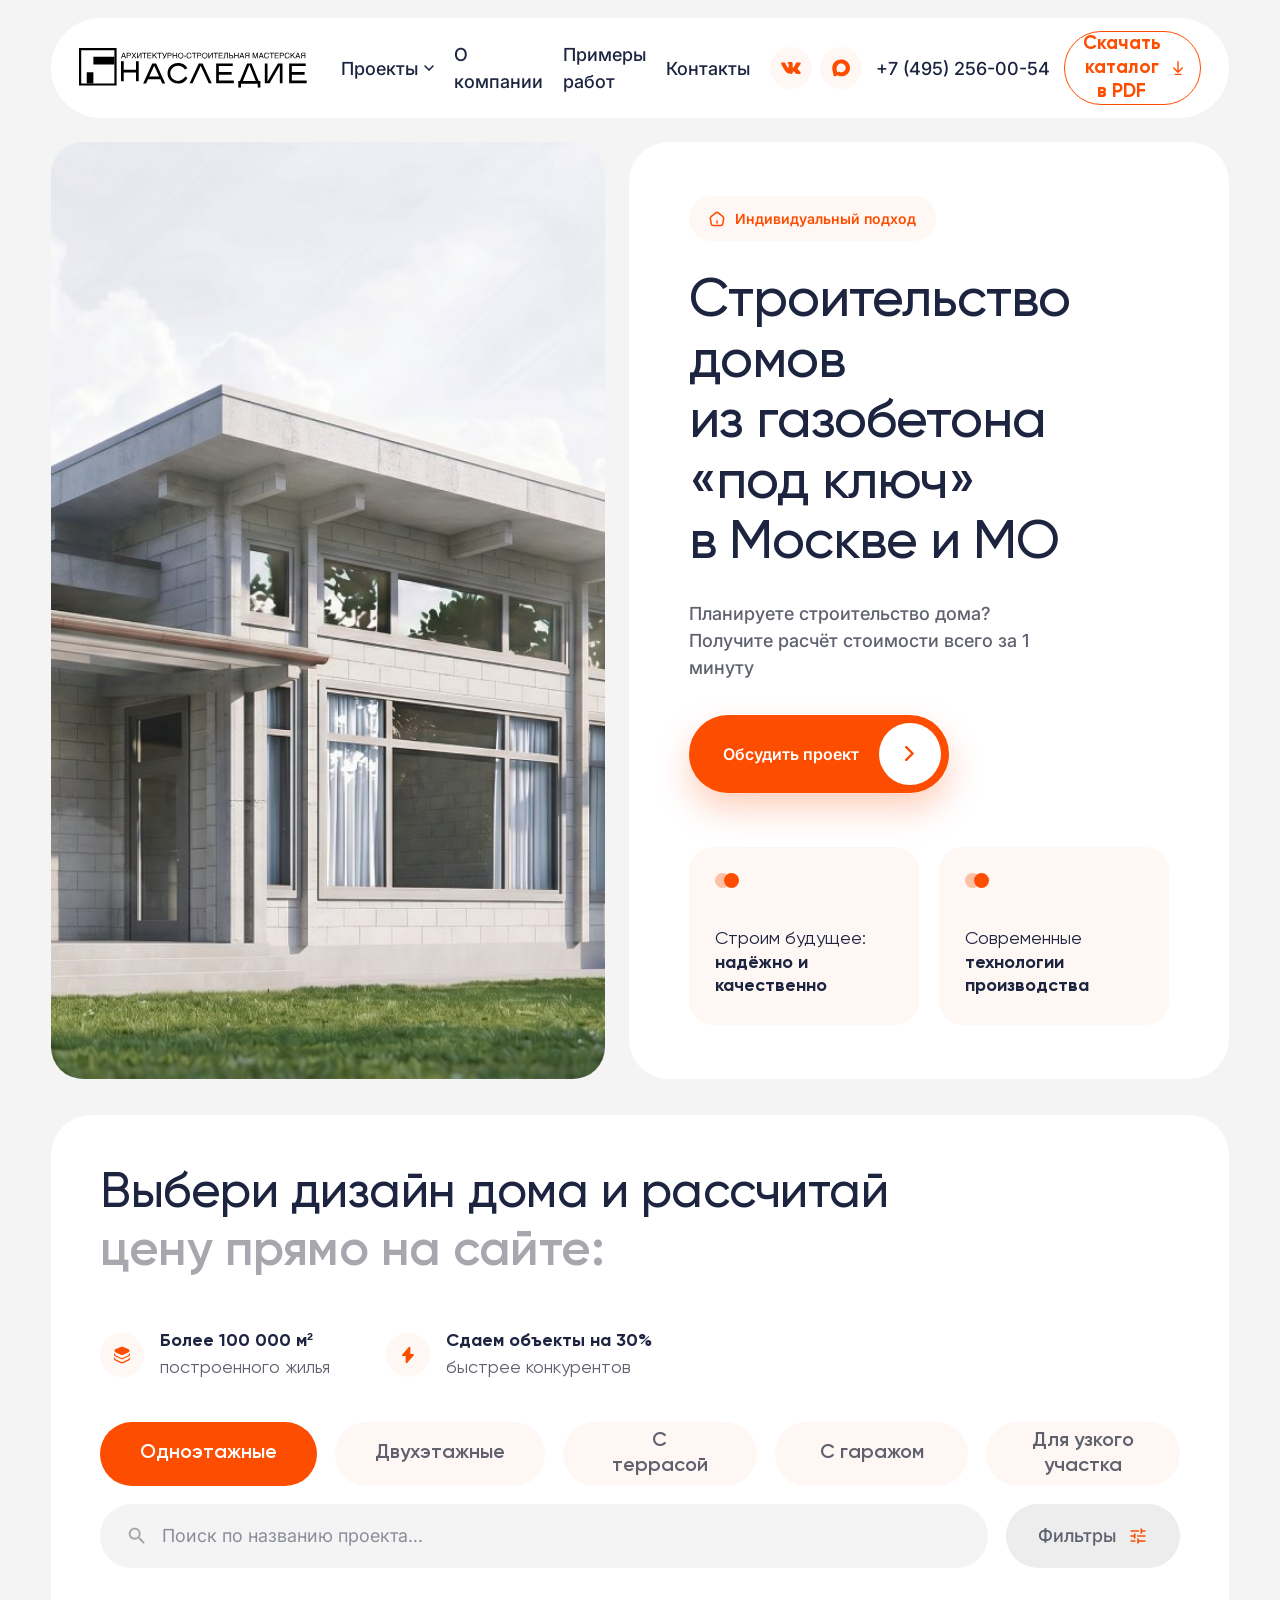
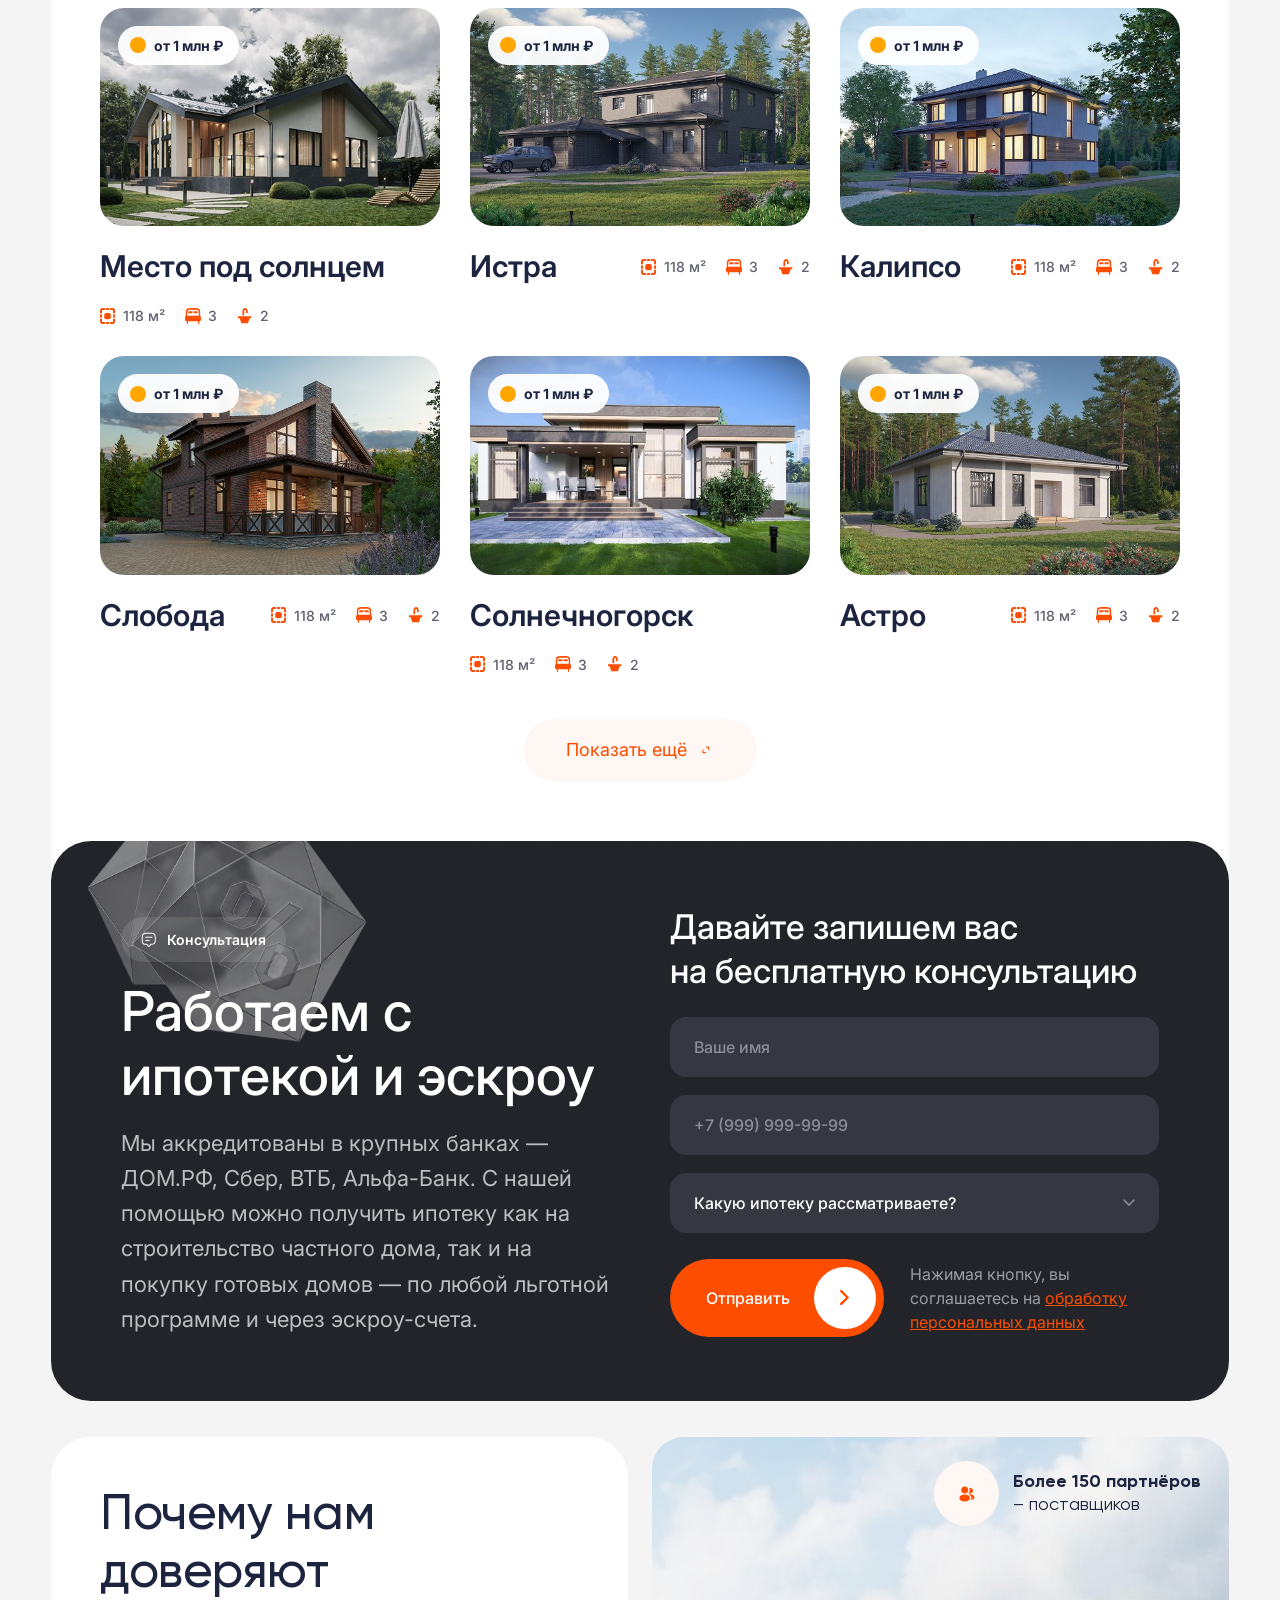
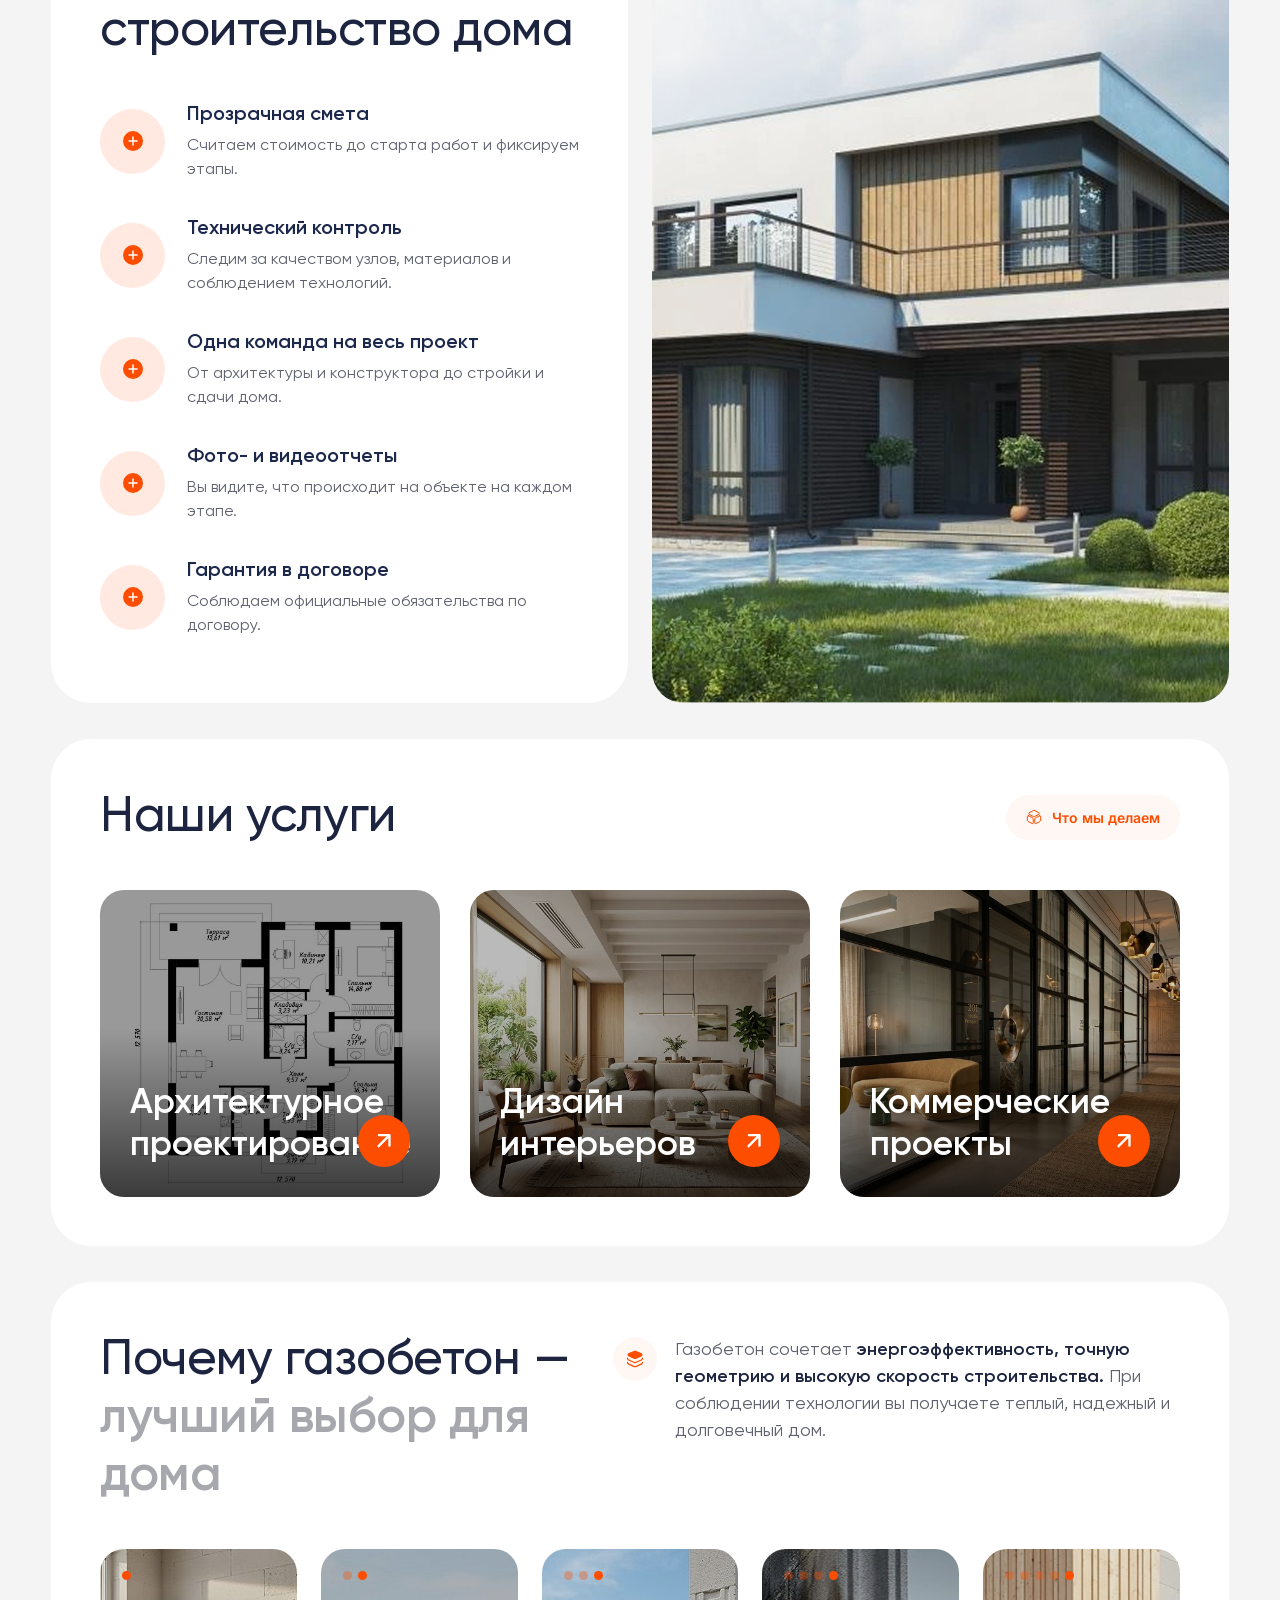
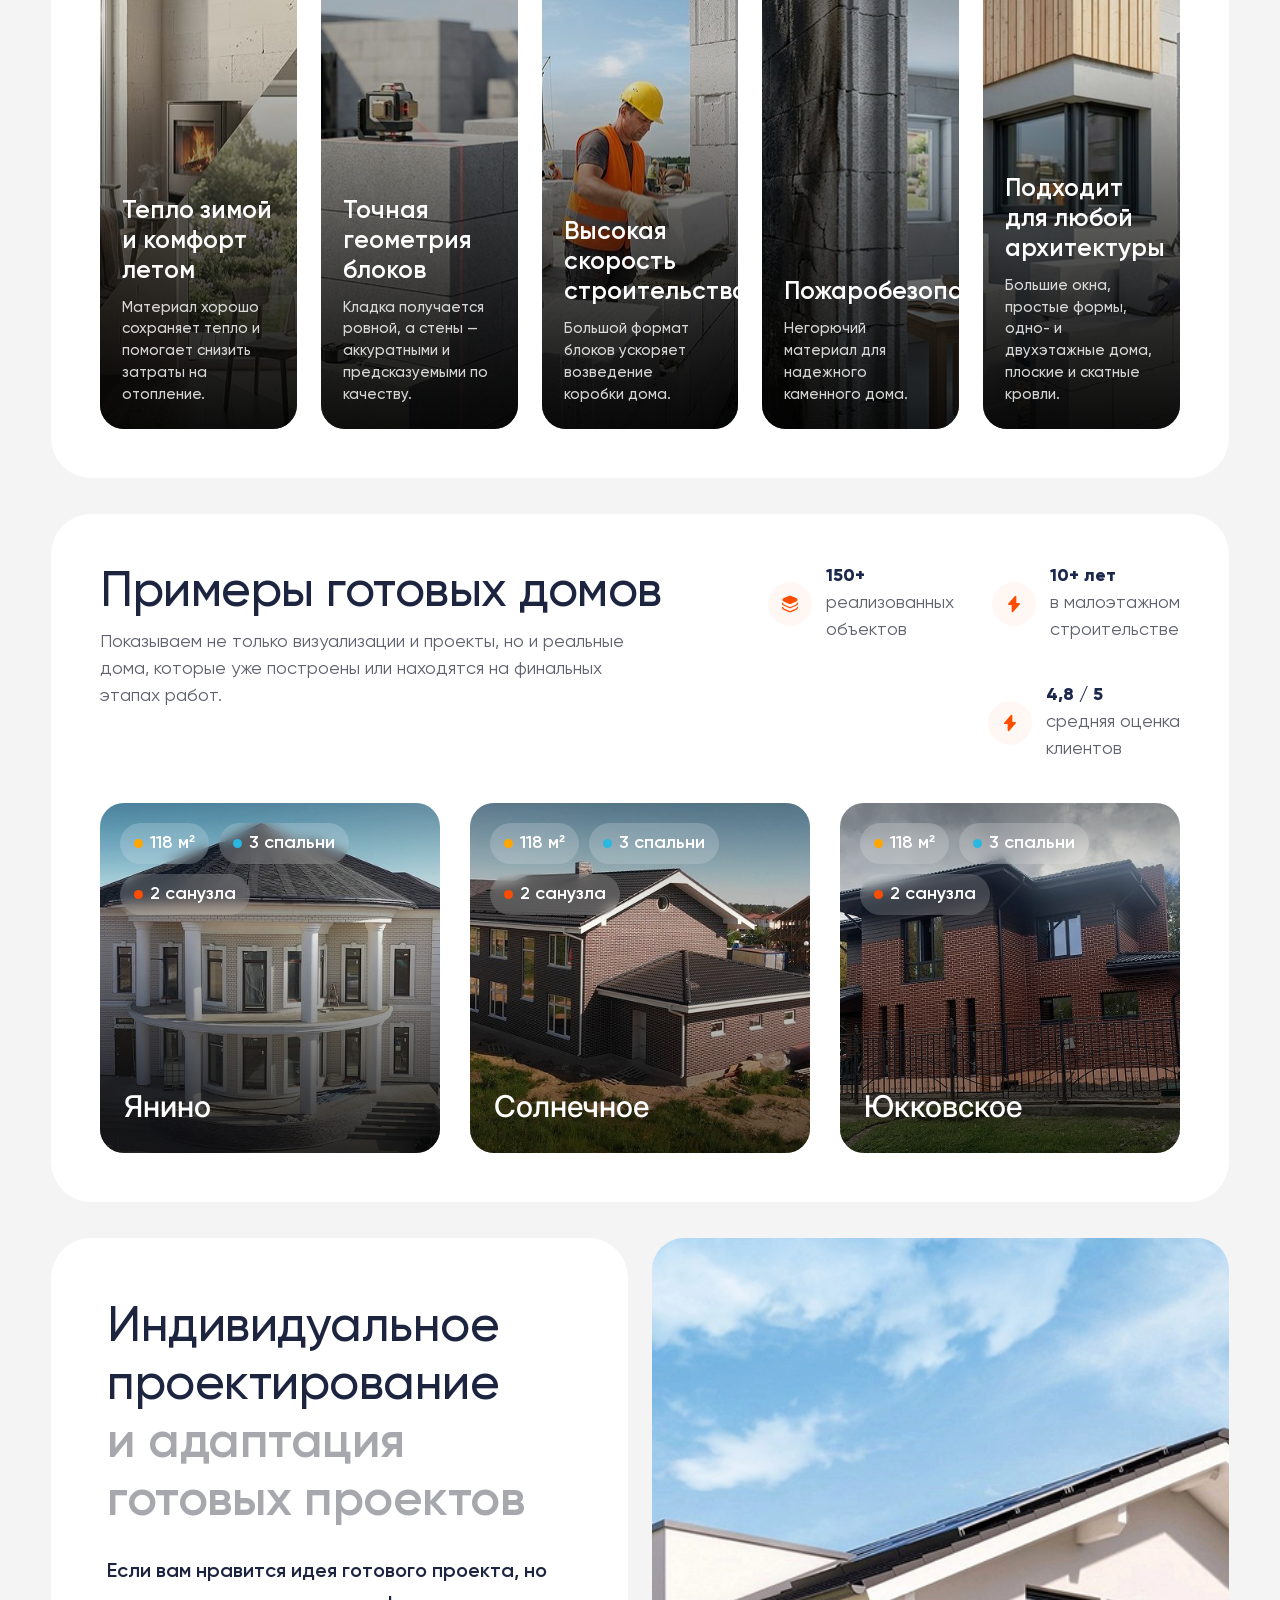
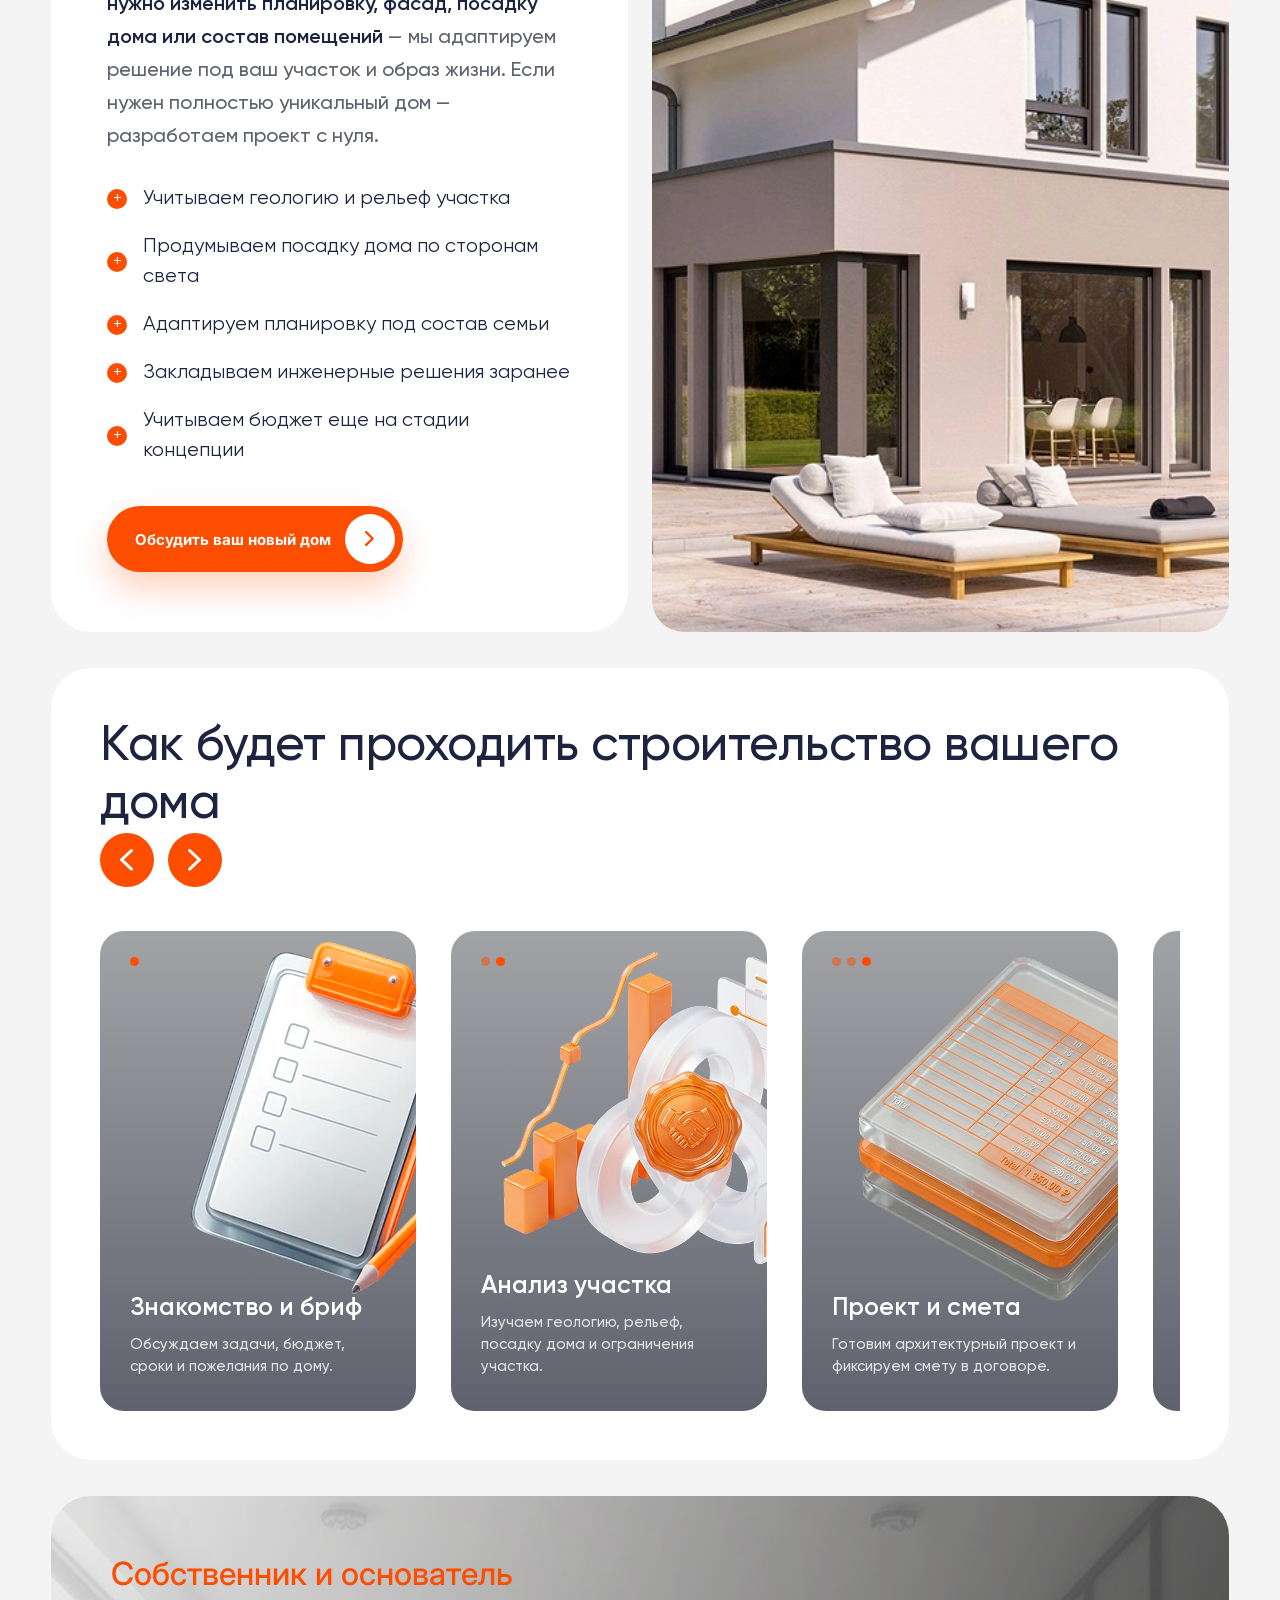
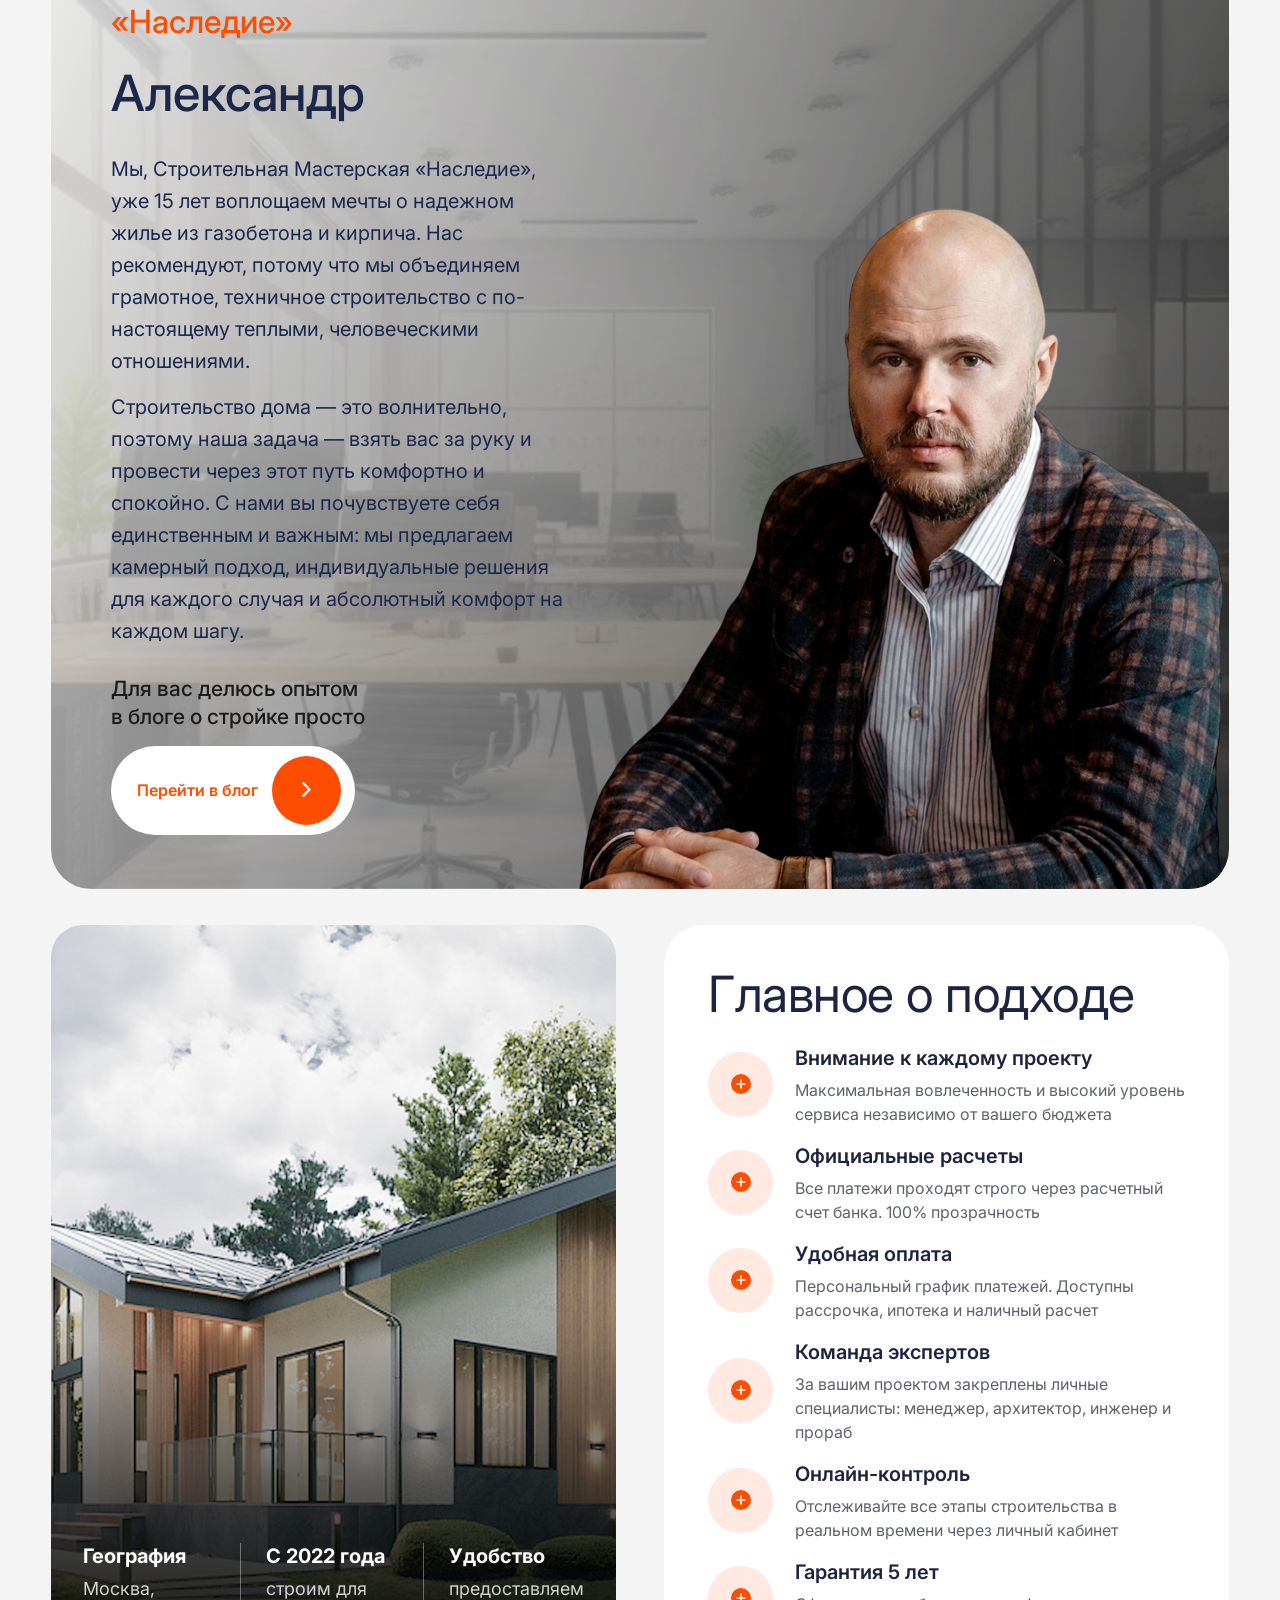
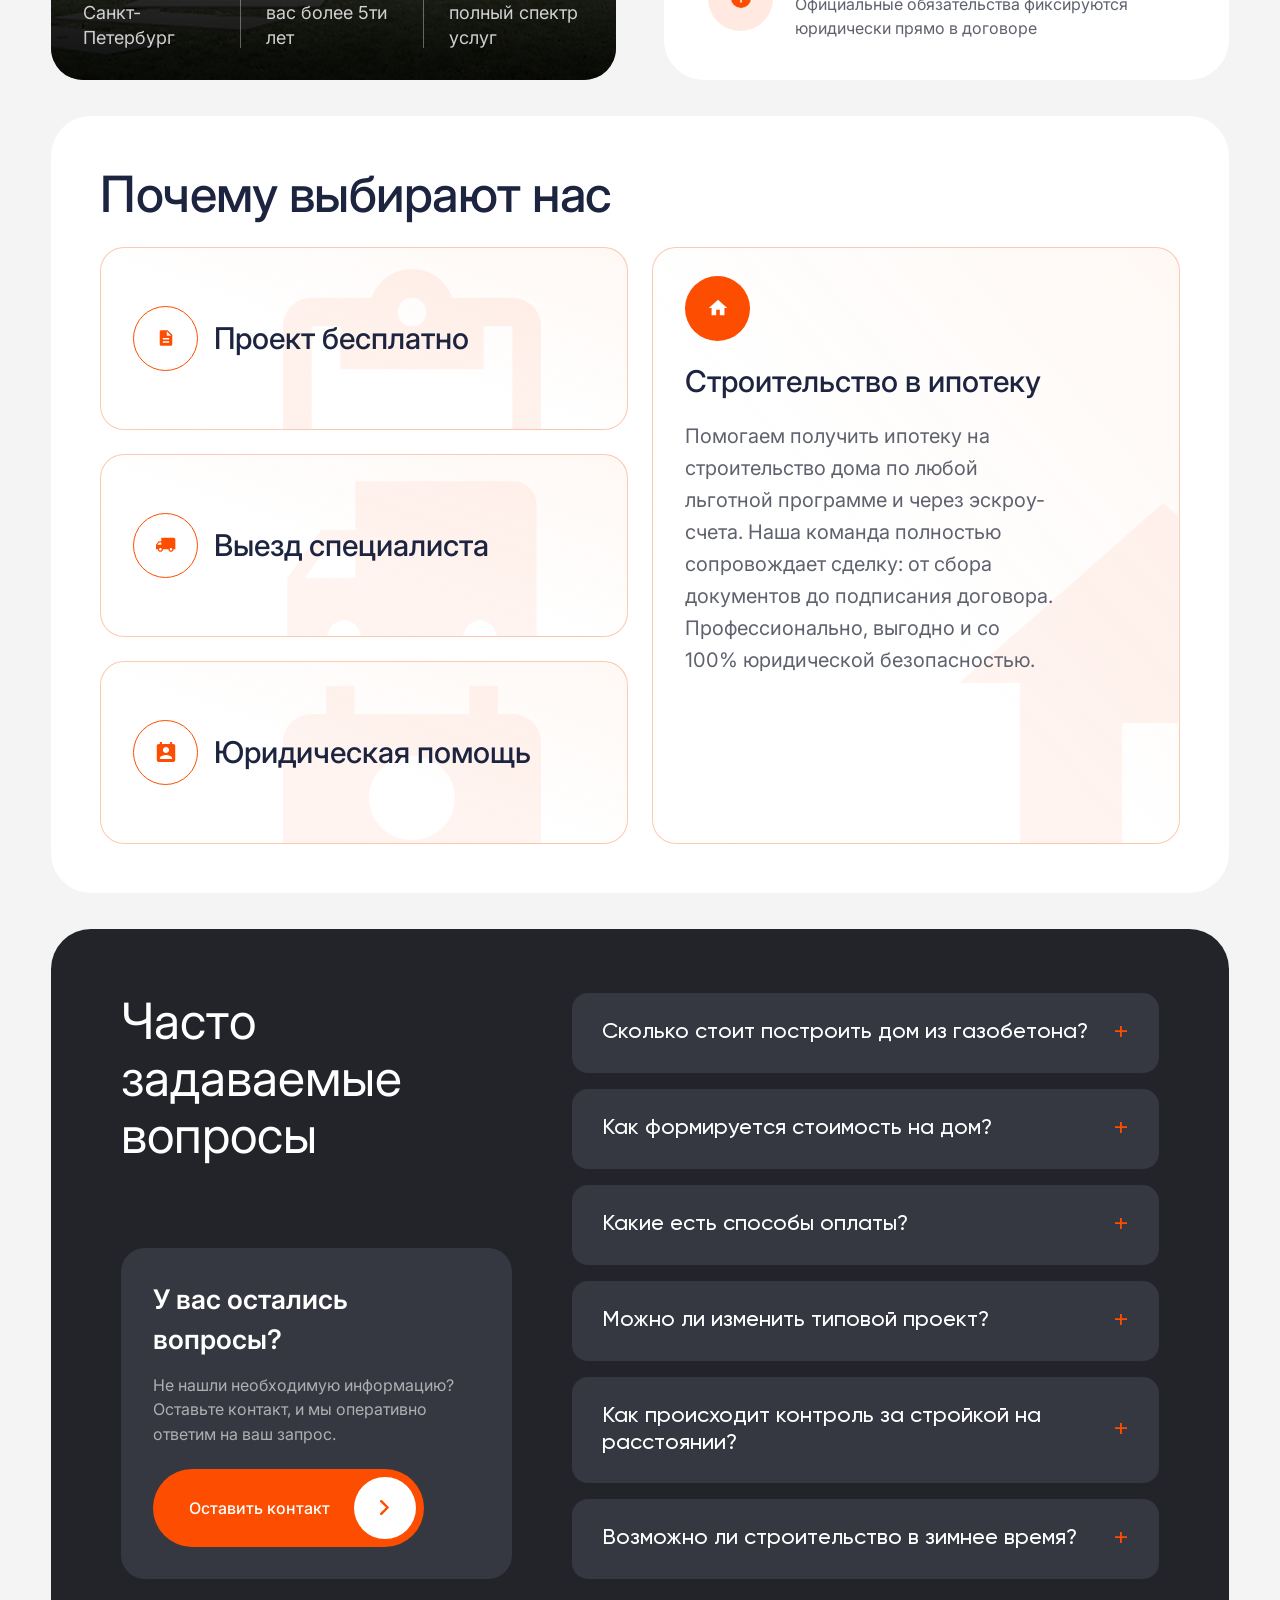
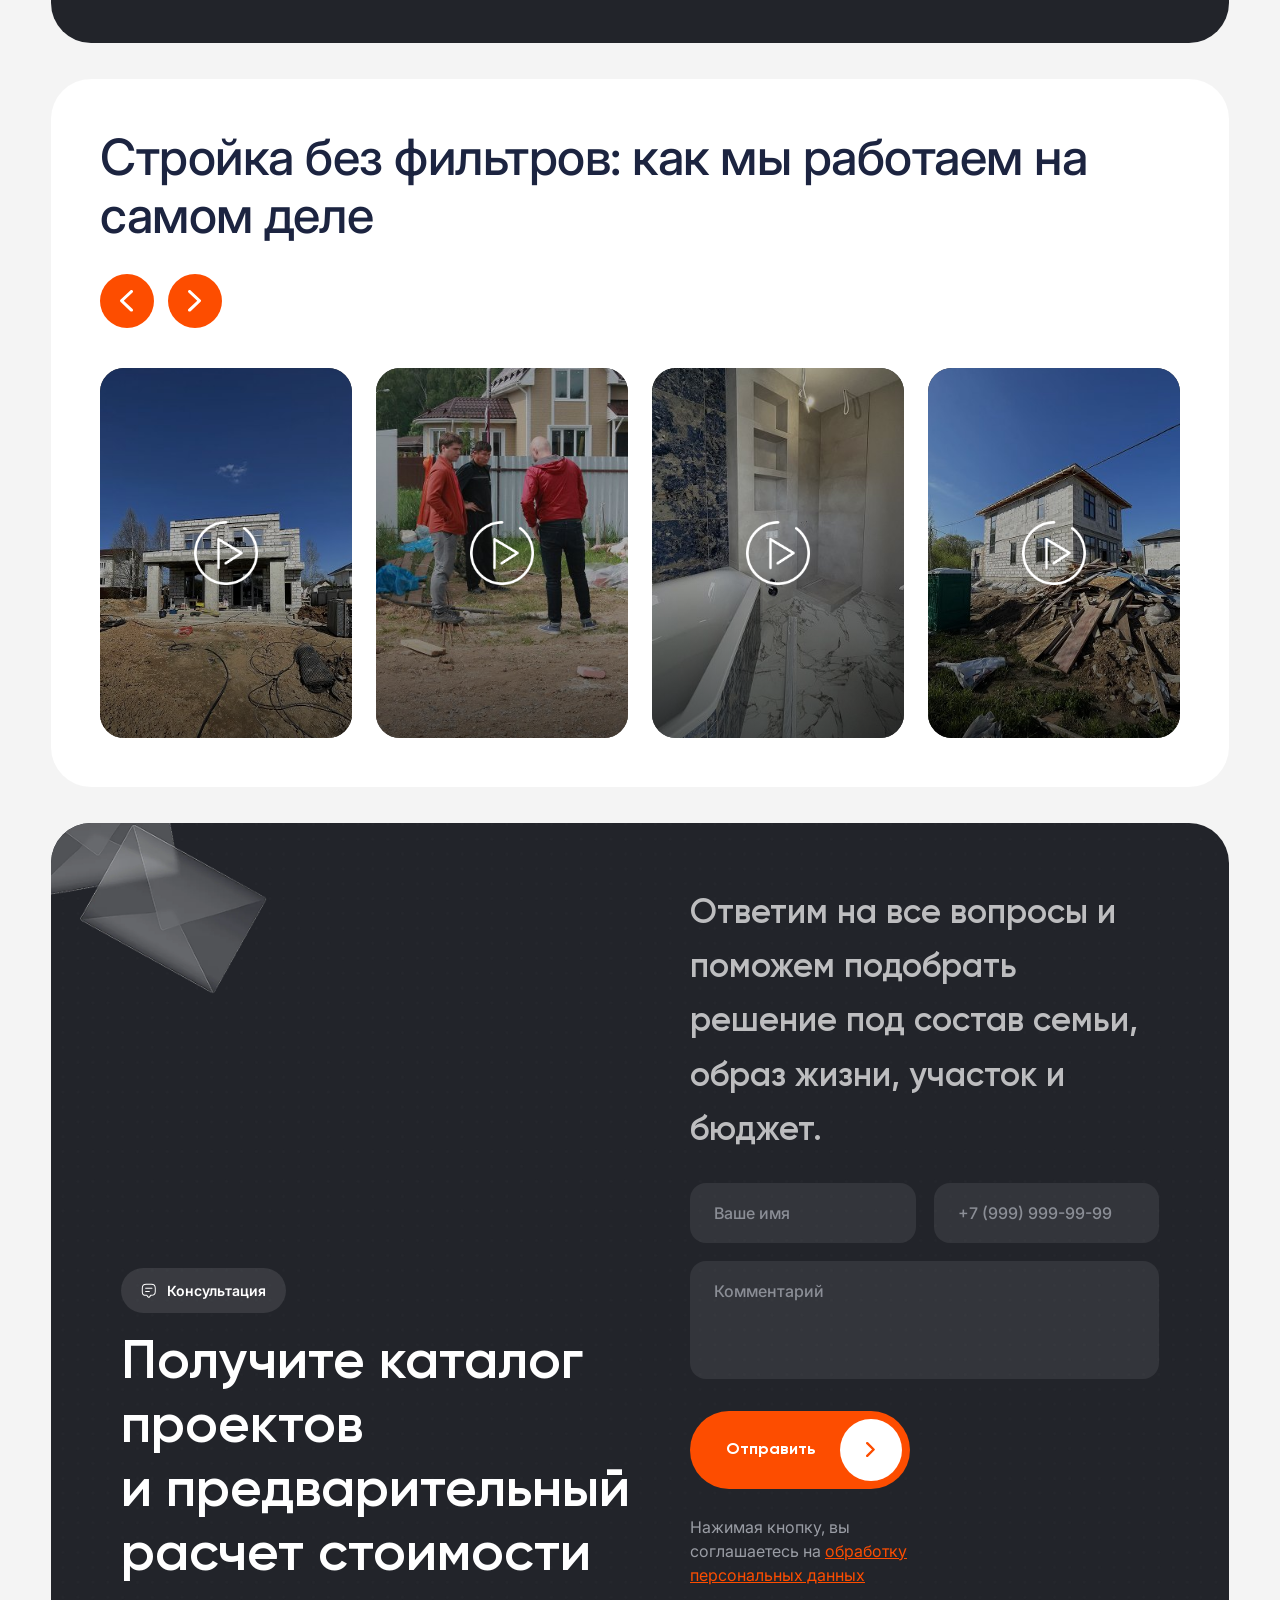
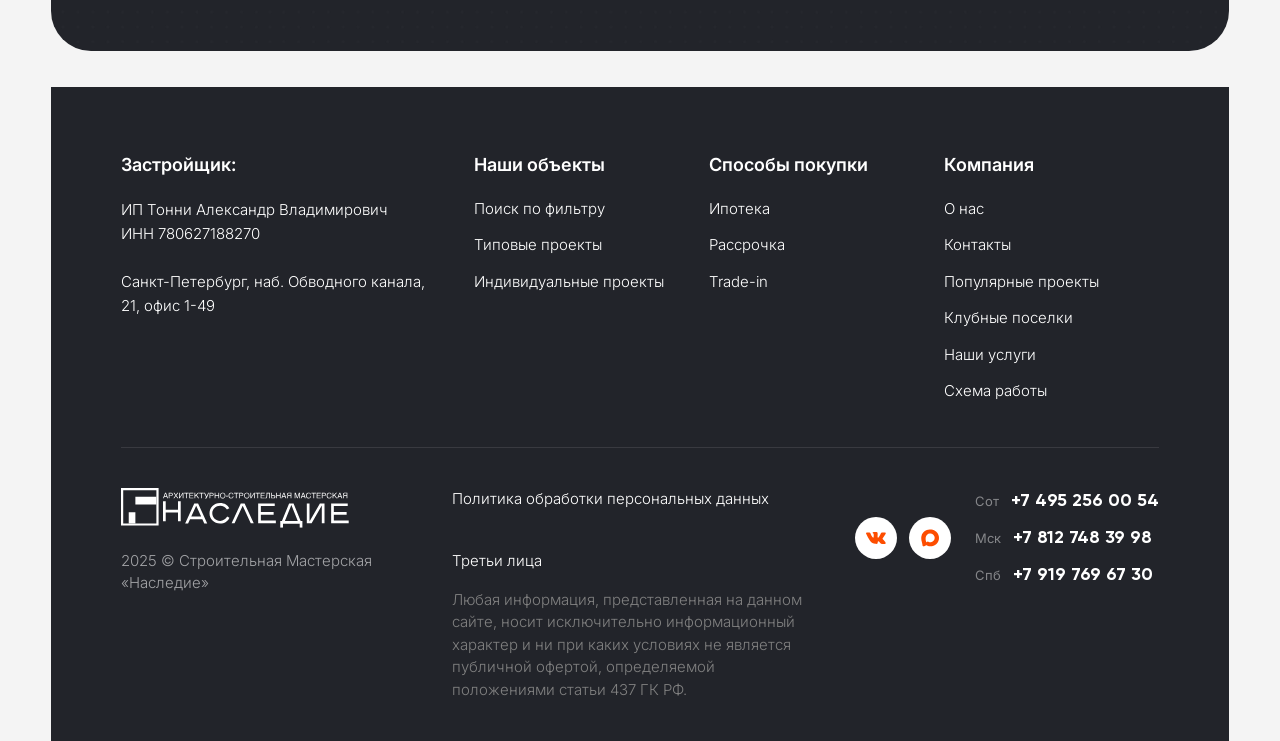
<file: index.html>
<!doctype html>
<html lang="ru">
  <head>
    <meta charset="UTF-8" />
    <meta name="viewport" content="width=device-width, initial-scale=1.0" />
    <title>
      Наследие — Строительство домов из газобетона «под ключ» в Москве и МО
    </title>
    <meta
      name="description"
      content="Архитектурно-строительная мастерская «Наследие». Проектируем и строим дома из газобетона под ключ в Москве и МО. Ипотека, эскроу, рассрочка под 0%."
    />
    <link rel="preconnect" href="https://fonts.googleapis.com" />
    <link rel="preconnect" href="https://fonts.gstatic.com" crossorigin />
    <link
      href="https://fonts.googleapis.com/css2?family=Inter:wght@300;400;500;600;700&display=swap"
      rel="stylesheet"
    />
    <link rel="stylesheet" href="css/styles.css?v=56" />
  </head>
  <body>
    <!-- ===================== ШАПКА ===================== -->
    <header class="header">
      <button class="burger" aria-label="Меню">
        <svg viewBox="0 0 24 24" fill="none">
          <path
            d="M3 9h18M3 15h11"
            stroke="currentColor"
            stroke-width="2.2"
            stroke-linecap="round"
          />
        </svg>
      </button>
      <a href="index.html" class="logo"
        ><img
          src="img/ui/logo.svg"
          alt="Наследие — архитектурно-строительная мастерская"
      /></a>
      <nav class="nav">
        <a href="#projects" class="nav__link"
          >Проекты
          <svg class="nav__caret" viewBox="0 0 10 6" fill="none">
            <path
              d="M1 1l4 4 4-4"
              stroke="currentColor"
              stroke-width="1.6"
              stroke-linecap="round"
            />
          </svg>
        </a>
        <a href="#trust" class="nav__link">О компании</a>
        <a href="#examples" class="nav__link">Примеры работ</a>
        <a href="#footer" class="nav__link">Контакты</a>
      </nav>
      <div class="header__right">
        <div class="socials">
          <a href="#" class="social" aria-label="ВКонтакте"
            ><img src="img/icons/vk.svg" alt="VK"
          /></a>
          <a href="#" class="social" aria-label="MAX"
            ><img src="img/icons/max.svg" alt="MAX"
          /></a>
        </div>
        <span class="header__phone">+7 (495) 256-00-54</span>
        <button class="btn-outline" data-modal-open>
          Скачать каталог в PDF<img src="img/icons/download.svg" alt="" />
        </button>
      </div>
    </header>

    <div class="container">
      <!-- ===================== ГЛАВНЫЙ ЭКРАН ===================== -->
      <section class="hero">
        <div class="hero__image">
          <img
            src="img/projects/kalipso.jpg"
            alt="Дом из газобетона под ключ"
          />
        </div>
        <div class="hero__card">
          <span class="tag"
            ><img src="img/icons/home.svg" alt="" />Индивидуальный подход</span
          >
          <h1 class="hero__title">
            Строительство домов из&nbsp;газобетона «под&nbsp;ключ» в&nbsp;Москве
            и&nbsp;МО
          </h1>
          <p class="hero__subtitle">
            Планируете строительство дома? Получите расчёт стоимости всего за 1
            минуту
          </p>
          <button class="btn-primary hero__cta" data-modal-open>
            Обсудить проект
            <span class="btn-circle"
              ><img src="img/ui/arrow.svg" alt=""
            /></span>
          </button>
          <div class="hero__mini">
            <div class="mini-card">
              <span class="dots-pair"
                ><span class="dim"></span><span class="solid"></span
              ></span>
              <p class="mini-card__text">
                <span class="light">Строим будущее:</span><br /><span
                  class="strong"
                  >надёжно и качественно</span
                >
              </p>
            </div>
            <div class="mini-card">
              <span class="dots-pair"
                ><span class="dim"></span><span class="solid"></span
              ></span>
              <p class="mini-card__text">
                <span class="light">Современные</span><br /><span class="strong"
                  >технологии производства</span
                >
              </p>
            </div>
          </div>
        </div>
      </section>

      <!-- ===================== ВЫБОР ДИЗАЙНА ДОМА ===================== -->
      <section class="section card attach-bottom" id="projects">
        <div class="picker__head">
          <h2 class="section-title">
            Выбери дизайн дома и рассчитай <br /><span class="muted"
              >цену прямо на сайте:</span
            >
          </h2>
          <div class="picker__stats">
            <div class="stat">
              <span class="ic-circle"
                ><img src="img/icons/layer.svg" alt=""
              /></span>
              <span
                ><span class="stat__value">Более 100 000 м²</span
                ><span class="stat__label">построенного жилья</span></span
              >
            </div>
            <div class="stat">
              <span class="ic-circle"
                ><img src="img/icons/flash.svg" alt=""
              /></span>
              <span
                ><span class="stat__value">Сдаем объекты на 30%</span
                ><span class="stat__label">быстрее конкурентов</span></span
              >
            </div>
          </div>
        </div>

        <div class="tabs">
          <button class="tab is-active">Одноэтажные</button>
          <button class="tab">Двухэтажные</button>
          <button class="tab">С террасой</button>
          <button class="tab">С гаражом</button>
          <button class="tab">Для узкого участка</button>
        </div>

        <div class="picker__search">
          <label class="search-field">
            <img src="img/ui/search.svg" alt="" />
            <input type="text" placeholder="Поиск по названию проекта..." />
          </label>
          <button class="filter-btn">
            <span class="filter-btn__label">Фильтры</span
            ><img src="img/ui/filter.svg" alt="" />
          </button>
        </div>

        <div class="projects-grid" id="projectsGrid">
          <a href="project.html" class="project-card">
            <div class="project-card__media">
              <img
                src="img/projects/yanino.jpg"
                alt="Проект «Место под солнцем»"
              /><span class="project-card__price"
                ><span class="dot"></span>от 1 млн ₽</span
              >
            </div>
            <div class="project-card__foot">
              <h3 class="project-card__name">Место под солнцем</h3>
              <div class="project-card__meta">
                <span><img src="img/icons/meta-area.svg" alt="" />118 м²</span
                ><span><img src="img/icons/meta-bed.svg" alt="" />3</span
                ><span><img src="img/icons/meta-bath.svg" alt="" />2</span>
              </div>
            </div>
          </a>
          <a href="project.html" class="project-card">
            <div class="project-card__media">
              <img src="img/projects/istra.jpg" alt="Проект «Истра»" /><span
                class="project-card__price"
                ><span class="dot"></span>от 1 млн ₽</span
              >
            </div>
            <div class="project-card__foot">
              <h3 class="project-card__name">Истра</h3>
              <div class="project-card__meta">
                <span><img src="img/icons/meta-area.svg" alt="" />118 м²</span
                ><span><img src="img/icons/meta-bed.svg" alt="" />3</span
                ><span><img src="img/icons/meta-bath.svg" alt="" />2</span>
              </div>
            </div>
          </a>
          <a href="project.html" class="project-card">
            <div class="project-card__media">
              <img src="img/projects/mesto.jpg" alt="Проект «Калипсо»" /><span
                class="project-card__price"
                ><span class="dot"></span>от 1 млн ₽</span
              >
            </div>
            <div class="project-card__foot">
              <h3 class="project-card__name">Калипсо</h3>
              <div class="project-card__meta">
                <span><img src="img/icons/meta-area.svg" alt="" />118 м²</span
                ><span><img src="img/icons/meta-bed.svg" alt="" />3</span
                ><span><img src="img/icons/meta-bath.svg" alt="" />2</span>
              </div>
            </div>
          </a>
          <a href="project.html" class="project-card">
            <div class="project-card__media">
              <img
                src="img/projects/solnechnoe.jpg"
                alt="Проект «Слобода»"
              /><span class="project-card__price"
                ><span class="dot"></span>от 1 млн ₽</span
              >
            </div>
            <div class="project-card__foot">
              <h3 class="project-card__name">Слобода</h3>
              <div class="project-card__meta">
                <span><img src="img/icons/meta-area.svg" alt="" />118 м²</span
                ><span><img src="img/icons/meta-bed.svg" alt="" />3</span
                ><span><img src="img/icons/meta-bath.svg" alt="" />2</span>
              </div>
            </div>
          </a>
          <a href="project.html" class="project-card">
            <div class="project-card__media">
              <img
                src="img/projects/solnechnogorsk.jpg"
                alt="Проект «Солнечногорск»"
              /><span class="project-card__price"
                ><span class="dot"></span>от 1 млн ₽</span
              >
            </div>
            <div class="project-card__foot">
              <h3 class="project-card__name">Солнечногорск</h3>
              <div class="project-card__meta">
                <span><img src="img/icons/meta-area.svg" alt="" />118 м²</span
                ><span><img src="img/icons/meta-bed.svg" alt="" />3</span
                ><span><img src="img/icons/meta-bath.svg" alt="" />2</span>
              </div>
            </div>
          </a>
          <a href="project.html" class="project-card">
            <div class="project-card__media">
              <img
                src="img/projects/yukkovskoe.jpg"
                alt="Проект «Астро»"
              /><span class="project-card__price"
                ><span class="dot"></span>от 1 млн ₽</span
              >
            </div>
            <div class="project-card__foot">
              <h3 class="project-card__name">Астро</h3>
              <div class="project-card__meta">
                <span><img src="img/icons/meta-area.svg" alt="" />118 м²</span
                ><span><img src="img/icons/meta-bed.svg" alt="" />3</span
                ><span><img src="img/icons/meta-bath.svg" alt="" />2</span>
              </div>
            </div>
          </a>
          <a href="project.html" class="project-card is-hidden">
            <div class="project-card__media">
              <img src="img/projects/yanino.jpg" alt="Проект «Янино»" /><span
                class="project-card__price"
                ><span class="dot"></span>от 1 млн ₽</span
              >
            </div>
            <div class="project-card__foot">
              <h3 class="project-card__name">Янино</h3>
              <div class="project-card__meta">
                <span><img src="img/icons/meta-area.svg" alt="" />118 м²</span
                ><span><img src="img/icons/meta-bed.svg" alt="" />3</span
                ><span><img src="img/icons/meta-bath.svg" alt="" />2</span>
              </div>
            </div>
          </a>
          <a href="project.html" class="project-card is-hidden">
            <div class="project-card__media">
              <img src="img/projects/hero.jpg" alt="Проект «Солнечное»" /><span
                class="project-card__price"
                ><span class="dot"></span>от 1 млн ₽</span
              >
            </div>
            <div class="project-card__foot">
              <h3 class="project-card__name">Солнечное</h3>
              <div class="project-card__meta">
                <span><img src="img/icons/meta-area.svg" alt="" />118 м²</span
                ><span><img src="img/icons/meta-bed.svg" alt="" />3</span
                ><span><img src="img/icons/meta-bath.svg" alt="" />2</span>
              </div>
            </div>
          </a>
          <a href="project.html" class="project-card is-hidden">
            <div class="project-card__media">
              <img src="img/projects/astro.jpg" alt="Проект «Юкковское»" /><span
                class="project-card__price"
                ><span class="dot"></span>от 1 млн ₽</span
              >
            </div>
            <div class="project-card__foot">
              <h3 class="project-card__name">Юкковское</h3>
              <div class="project-card__meta">
                <span><img src="img/icons/meta-area.svg" alt="" />118 м²</span
                ><span><img src="img/icons/meta-bed.svg" alt="" />3</span
                ><span><img src="img/icons/meta-bath.svg" alt="" />2</span>
              </div>
            </div>
          </a>
        </div>

        <div class="more-row">
          <button class="btn-more" id="moreBtn">
            Показать ещё<img src="img/icons/more.svg" alt="" />
          </button>
        </div>
      </section>

      <!-- ===================== КОНСУЛЬТАЦИЯ / ИПОТЕКА ===================== -->
      <section class="consult attach-top">
        <img class="consult__deco" src="img/ui/deco-percent.png" alt="" />
        <div class="consult__left">
          <span class="tag tag--dark"
            ><img src="img/icons/message.svg" alt="" />Консультация</span
          >
          <h2 class="consult__title">Работаем с ипотекой и&nbsp;эскроу</h2>
          <p class="consult__text">
            Мы аккредитованы в крупных банках — ДОМ.РФ, Сбер, ВТБ, Альфа-Банк. С
            нашей помощью можно получить ипотеку как на строительство частного
            дома, так и на покупку готовых домов — по любой льготной программе и
            через эскроу-счета.
          </p>
        </div>
        <div class="consult__right">
          <p class="consult__form-title">
            Давайте запишем вас<br />на бесплатную консультацию
          </p>
          <form data-lead-form class="form-stack">
            <input
              class="form-field"
              type="text"
              placeholder="Ваше имя"
              required
            />
            <input
              class="form-field"
              type="tel"
              placeholder="+7 (999) 999-99-99"
              required
            />
            <select class="form-field">
              <option>Какую ипотеку рассматриваете?</option>
              <option>Семейная ипотека</option>
              <option>IT-ипотека</option>
              <option>Льготная / господдержка</option>
              <option>Стандартная</option>
            </select>
            <div class="form-foot">
              <button type="submit" class="btn-submit">
                Отправить<span class="btn-circle"
                  ><img src="img/ui/arrow.svg" alt=""
                /></span>
              </button>
              <p class="policy">
                Нажимая кнопку, вы соглашаетесь на
                <a href="#">обработку персональных данных</a>
              </p>
            </div>
          </form>
        </div>
      </section>

      <!-- ===================== ПОЧЕМУ НАМ ДОВЕРЯЮТ ===================== -->
      <section class="section trust" id="trust">
        <div class="card trust__list">
          <h2 class="section-title">
            Почему нам доверяют<br />строительство дома
          </h2>
          <div class="trust-item">
            <span class="plus-mark"></span>
            <div>
              <h4 class="trust-item__title">Прозрачная смета</h4>
              <p class="trust-item__text">
                Считаем стоимость до старта работ и фиксируем этапы.
              </p>
            </div>
          </div>
          <div class="trust-item">
            <span class="plus-mark"></span>
            <div>
              <h4 class="trust-item__title">Технический контроль</h4>
              <p class="trust-item__text">
                Следим за качеством узлов, материалов и соблюдением технологий.
              </p>
            </div>
          </div>
          <div class="trust-item">
            <span class="plus-mark"></span>
            <div>
              <h4 class="trust-item__title">Одна команда на весь проект</h4>
              <p class="trust-item__text">
                От архитектуры и конструктора до стройки и сдачи дома.
              </p>
            </div>
          </div>
          <div class="trust-item">
            <span class="plus-mark"></span>
            <div>
              <h4 class="trust-item__title">Фото- и видеоотчеты</h4>
              <p class="trust-item__text">
                Вы видите, что происходит на объекте на каждом этапе.
              </p>
            </div>
          </div>
          <div class="trust-item">
            <span class="plus-mark"></span>
            <div>
              <h4 class="trust-item__title">Гарантия в договоре</h4>
              <p class="trust-item__text">
                Соблюдаем официальные обязательства по договору.
              </p>
            </div>
          </div>
        </div>
        <div class="trust__media">
          <img src="img/projects/solnechnogorsk.png" alt="Объект компании" />
          <span class="trust__pill"
            ><span class="pic"><img src="img/icons/users.svg" alt="" /></span
            ><span class="trust__pill-text"
              >Более 150 партнёров<br /><span class="trust__pill-light"
                >– поставщиков</span
              ></span
            ></span
          >
        </div>
      </section>

      <!-- ===================== НАШИ УСЛУГИ ===================== -->
      <section class="section card">
        <div class="block-head">
          <h2 class="section-title">Наши услуги</h2>
          <span class="tag"
            ><img src="img/icons/stat-built.svg" alt="" />Что мы делаем</span
          >
        </div>
        <div class="services">
          <a href="#" class="service-card"
            ><img
              src="img/sections/plan.jpg"
              alt="Архитектурное проектирование" />
            <div class="service-card__body">
              <h3 class="service-card__title">
                Архитектурное<br />проектирование
              </h3>
            </div>
            <span class="service-card__arrow"
              ><img src="img/ui/arrow-ur.svg" alt="" /></span
          ></a>
          <a href="#" class="service-card"
            ><img
              src="img/sections/interior-living.jpg"
              alt="Дизайн интерьеров" />
            <div class="service-card__body">
              <h3 class="service-card__title">Дизайн<br />интерьеров</h3>
            </div>
            <span class="service-card__arrow"
              ><img src="img/ui/arrow-ur.svg" alt="" /></span
          ></a>
          <a href="#" class="service-card"
            ><img
              src="img/sections/interior-wood.jpg"
              alt="Коммерческие проекты" />
            <div class="service-card__body">
              <h3 class="service-card__title">Коммерческие<br />проекты</h3>
            </div>
            <span class="service-card__arrow"
              ><img src="img/ui/arrow-ur.svg" alt="" /></span
          ></a>
        </div>
      </section>

      <!-- ===================== ПОЧЕМУ ГАЗОБЕТОН ===================== -->
      <section class="section card">
        <div class="why-head">
          <h2 class="section-title">
            Почему газобетон —<br /><span class="muted"
              >лучший выбор для дома</span
            >
          </h2>
          <div class="why-note">
            <span class="ic-circle"
              ><img src="img/icons/layer.svg" alt=""
            /></span>
            <p class="why-note__text">
              Газобетон сочетает
              <b
                >энергоэффективность, точную геометрию и высокую скорость
                строительства.</b
              >
              При соблюдении технологии вы получаете теплый, надежный и
              долговечный дом.
            </p>
          </div>
        </div>
        <div class="why-grid">
          <div class="feature-card">
            <img src="img/sections/aerated-concrete-1.jpg" alt="" /><span
              class="dots-row"
              ><span class="on"></span
            ></span>
            <div class="feature-card__body">
              <h4 class="feature-card__title">Тепло зимой и комфорт летом</h4>
              <p class="feature-card__text">
                Материал хорошо сохраняет тепло и помогает снизить затраты на
                отопление.
              </p>
            </div>
          </div>
          <div class="feature-card">
            <img src="img/sections/aerated-concrete-2.jpg" alt="" /><span
              class="dots-row"
              ><span></span><span class="on"></span
            ></span>
            <div class="feature-card__body">
              <h4 class="feature-card__title">Точная геометрия блоков</h4>
              <p class="feature-card__text">
                Кладка получается ровной, а стены — аккуратными и предсказуемыми
                по качеству.
              </p>
            </div>
          </div>
          <div class="feature-card">
            <img src="img/sections/aerated-concrete-3.jpg" alt="" /><span
              class="dots-row"
              ><span></span><span></span><span class="on"></span
            ></span>
            <div class="feature-card__body">
              <h4 class="feature-card__title">
                Высокая скорость строительства
              </h4>
              <p class="feature-card__text">
                Большой формат блоков ускоряет возведение коробки дома.
              </p>
            </div>
          </div>
          <div class="feature-card">
            <img src="img/sections/aerated-concrete-4.jpg" alt="" /><span
              class="dots-row"
              ><span></span><span></span><span></span><span class="on"></span
            ></span>
            <div class="feature-card__body">
              <h4 class="feature-card__title">Пожаробезопасность</h4>
              <p class="feature-card__text">
                Негорючий материал для надежного каменного дома.
              </p>
            </div>
          </div>
          <div class="feature-card">
            <img src="img/sections/aerated-concrete-5.jpg" alt="" /><span
              class="dots-row"
              ><span></span><span></span><span></span><span></span
              ><span class="on"></span
            ></span>
            <div class="feature-card__body">
              <h4 class="feature-card__title">
                Подходит для любой архитектуры
              </h4>
              <p class="feature-card__text">
                Большие окна, простые формы, одно- и двухэтажные дома, плоские и
                скатные кровли.
              </p>
            </div>
          </div>
        </div>
      </section>

      <!-- ===================== ПРИМЕРЫ ГОТОВЫХ ДОМОВ ===================== -->
      <section class="section card" id="examples">
        <div class="examples-head">
          <div>
            <h2 class="section-title">Примеры готовых домов</h2>
            <p class="examples-head__lead">
              Показываем не только визуализации и проекты, но и реальные дома,
              которые уже построены или находятся на финальных этапах работ.
            </p>
          </div>
          <div class="examples-stats">
            <div class="examples-stat">
              <span class="ic-circle"
                ><img src="img/icons/layer.svg" alt="" /></span
              ><span
                ><span class="examples-stat__value">150+</span
                ><span class="examples-stat__label"
                  >реализованных<br />объектов</span
                ></span
              >
            </div>
            <div class="examples-stat">
              <span class="ic-circle"
                ><img src="img/icons/flash.svg" alt="" /></span
              ><span
                ><span class="examples-stat__value">10+ лет</span
                ><span class="examples-stat__label"
                  >в малоэтажном<br />строительстве</span
                ></span
              >
            </div>
            <div class="examples-stat">
              <span class="ic-circle"
                ><img src="img/icons/flash.svg" alt="" /></span
              ><span
                ><span class="examples-stat__value">4,8 / 5</span
                ><span class="examples-stat__label"
                  >средняя оценка<br />клиентов</span
                ></span
              >
            </div>
          </div>
        </div>
        <div class="examples-grid">
          <div class="example-card">
            <img src="img/projects/mansion.jpg" alt="Дом «Янино»" />
            <div class="example-card__chips">
              <span class="chip"
                ><span class="dot" style="background: var(--gold)"></span>118
                м²</span
              ><span class="chip"
                ><span class="dot" style="background: var(--cyan)"></span>3
                спальни</span
              ><span class="chip"
                ><span class="dot" style="background: var(--orange)"></span>2
                санузла</span
              >
            </div>
            <h3 class="example-card__name">Янино</h3>
          </div>
          <div class="example-card">
            <img src="img/projects/sloboda.jpg" alt="Дом «Солнечное»" />
            <div class="example-card__chips">
              <span class="chip"
                ><span class="dot" style="background: var(--gold)"></span>118
                м²</span
              ><span class="chip"
                ><span class="dot" style="background: var(--cyan)"></span>3
                спальни</span
              ><span class="chip"
                ><span class="dot" style="background: var(--orange)"></span>2
                санузла</span
              >
            </div>
            <h3 class="example-card__name">Солнечное</h3>
          </div>
          <div class="example-card">
            <img src="img/projects/astro.jpg" alt="Дом «Юкковское»" />
            <div class="example-card__chips">
              <span class="chip"
                ><span class="dot" style="background: var(--gold)"></span>118
                м²</span
              ><span class="chip"
                ><span class="dot" style="background: var(--cyan)"></span>3
                спальни</span
              ><span class="chip"
                ><span class="dot" style="background: var(--orange)"></span>2
                санузла</span
              >
            </div>
            <h3 class="example-card__name">Юкковское</h3>
          </div>
        </div>
      </section>

      <!-- ===================== ИНДИВИДУАЛЬНОЕ ПРОЕКТИРОВАНИЕ ===================== -->
      <section class="section individual">
        <div class="individual__card">
          <h2 class="section-title">
            Индивидуальное проектирование<br /><span class="muted"
              >и адаптация готовых проектов</span
            >
          </h2>
          <p class="individual__lead">
            <b
              >Если вам нравится идея готового проекта, но нужно изменить
              планировку, фасад, посадку дома или состав помещений</b
            >
            — мы адаптируем решение под ваш участок и образ жизни. Если нужен
            полностью уникальный дом — разработаем проект с нуля.
          </p>
          <ul class="plus-list">
            <li>
              <span class="plus-list__icon">+</span>Учитываем геологию и рельеф
              участка
            </li>
            <li>
              <span class="plus-list__icon">+</span>Продумываем посадку дома по
              сторонам света
            </li>
            <li>
              <span class="plus-list__icon">+</span>Адаптируем планировку под
              состав семьи
            </li>
            <li>
              <span class="plus-list__icon">+</span>Закладываем инженерные
              решения заранее
            </li>
            <li>
              <span class="plus-list__icon">+</span>Учитываем бюджет еще на
              стадии концепции
            </li>
          </ul>
          <button class="btn-primary btn-primary--sm" data-modal-open>
            Обсудить ваш новый дом
            <span class="btn-circle"
              ><img src="img/ui/arrow.svg" alt=""
            /></span>
          </button>
        </div>
        <div class="individual__media">
          <img src="img/projects/trust.png" alt="Индивидуальный проект дома" />
        </div>
      </section>

      <!-- ===================== ЭТАПЫ СТРОИТЕЛЬСТВА ===================== -->
      <section class="section card">
        <div class="block-head">
          <h2 class="section-title">
            Как будет проходить строительство вашего дома
          </h2>
          <div class="reels__nav">
            <button class="nav-arrow" data-steps-prev aria-label="Назад">
              <img src="img/ui/chevron-left.svg" alt="" />
            </button>
            <button class="nav-arrow" data-steps-next aria-label="Вперёд">
              <img src="img/ui/chevron-right.svg" alt="" />
            </button>
          </div>
        </div>
        <div class="steps-slider">
          <div class="steps-grid" id="stepsTrack">
            <div class="step-card">
              <span class="dots-row dots-row--dark"
                ><span class="on"></span></span
              ><span class="step-card__icon"
                ><img src="img/steps/step-1.png" alt=""
              /></span>
              <h4 class="step-card__title">Знакомство и бриф</h4>
              <p class="step-card__text">
                Обсуждаем задачи, бюджет, сроки и пожелания по дому.
              </p>
            </div>
            <div class="step-card">
              <span class="dots-row dots-row--dark"
                ><span></span><span class="on"></span></span
              ><span class="step-card__icon"
                ><img src="img/steps/step-2.png" alt=""
              /></span>
              <h4 class="step-card__title">Анализ участка</h4>
              <p class="step-card__text">
                Изучаем геологию, рельеф, посадку дома и ограничения участка.
              </p>
            </div>
            <div class="step-card">
              <span class="dots-row dots-row--dark"
                ><span></span><span></span><span class="on"></span></span
              ><span class="step-card__icon"
                ><img src="img/steps/step-3.png" alt=""
              /></span>
              <h4 class="step-card__title">Проект и смета</h4>
              <p class="step-card__text">
                Готовим архитектурный проект и фиксируем смету в договоре.
              </p>
            </div>
            <div class="step-card">
              <span class="dots-row dots-row--dark"
                ><span></span><span></span><span></span
                ><span class="on"></span></span
              ><span class="step-card__icon"
                ><img src="img/steps/step-4.png" alt=""
              /></span>
              <h4 class="step-card__title">Договор и график</h4>
              <p class="step-card__text">
                Фиксируем этапы, сроки, стоимость и состав работ.
              </p>
            </div>
            <div class="step-card">
              <span class="dots-row dots-row--dark"
                ><span></span><span></span><span></span><span></span
                ><span class="on"></span></span
              ><span class="step-card__icon"
                ><img src="img/steps/step-5.png" alt=""
              /></span>
              <h4 class="step-card__title">Строительство и контроль</h4>
              <p class="step-card__text">
                Ведем работы по технологии, даем регулярные отчеты по объекту.
              </p>
            </div>
            <div class="step-card">
              <span class="dots-row dots-row--dark"
                ><span></span><span></span><span></span><span></span
                ><span></span><span class="on"></span></span
              ><span class="step-card__icon"
                ><img src="img/steps/step-6.png" alt=""
              /></span>
              <h4 class="step-card__title">Сдача дома</h4>
              <p class="step-card__text">
                Передаем готовый результат и сопровождаем по гарантийным
                вопросам
              </p>
            </div>
            <div class="step-card step-card--cta">
              <span class="dots-row dots-row--dark"
                ><span></span><span></span><span></span><span></span
                ><span></span><span></span><span class="on"></span></span
              ><span class="step-card__icon step-card__icon--cta"
                ><img src="img/steps/cta-call.png" alt=""
              /></span>
              <div class="step-card__cta-body">
                <h4 class="step-card__title">
                  Оставьте заявку на бесплатный звонок
                </h4>
                <p class="step-card__text">
                  Наш специалист подробно расскажет об этапах строительства и
                  ответит на все вопросы
                </p>
                <button class="step-card__cta-btn" data-modal-open>
                  Оставить заявку
                </button>
              </div>
            </div>
          </div>
        </div>
      </section>

      <!-- ===================== ОСНОВАТЕЛЬ ===================== -->
      <section class="section founder">
        <img class="founder__bg" src="img/sections/office.jpg" alt="" />
        <div class="founder__content">
          <span class="founder__role"
            >Собственник и основатель<br />«Наследие»</span
          >
          <h2 class="founder__name">Александр</h2>
          <p class="founder__text">
            Мы, Строительная Мастерская «Наследие», уже 15 лет
            воплощаем мечты о надежном жилье из газобетона и кирпича. Нас
            рекомендуют, потому что мы объединяем грамотное, техничное
            строительство с по-настоящему теплыми, человеческими отношениями.
          </p>
          <p class="founder__text" style="margin-top: 14px">
            Строительство дома — это волнительно, поэтому наша задача — взять
            вас за руку и провести через этот путь комфортно и спокойно. С нами
            вы почувствуете себя единственным и важным: мы предлагаем камерный
            подход, индивидуальные решения для каждого случая и абсолютный
            комфорт на каждом шагу.
          </p>
          <p class="founder__blog">
            Для вас делюсь опытом в&nbsp;блоге о&nbsp;стройке просто
          </p>
          <a href="#" class="btn-light"
            >Перейти в блог<span class="ar"
              ><img src="img/ui/arrow.svg" alt="" /></span
          ></a>
        </div>
        <div class="founder__photo">
          <img
            src="img/people/founder.png"
            alt="Александр — основатель компании «Наследие»"
          />
        </div>
      </section>

      <!-- ===================== ГЛАВНОЕ О ПОДХОДЕ ===================== -->
      <section class="section approach">
        <div class="approach__media">
          <img src="img/sections/approach.png" alt="Дом, построенный «Наследие»" />
          <div class="approach__stats">
            <div class="approach__stat">
              <span class="approach__stat-title">География</span>
              <span class="approach__stat-text">Москва, Санкт-Петербург</span>
            </div>
            <div class="approach__stat">
              <span class="approach__stat-title">С 2022 года</span>
              <span class="approach__stat-text">строим для вас более 5ти лет</span>
            </div>
            <div class="approach__stat">
              <span class="approach__stat-title">Удобство</span>
              <span class="approach__stat-text">предоставляем полный спектр услуг</span>
            </div>
          </div>
        </div>
        <div class="approach__body">
          <h2 class="section-title approach__title">Главное о подходе</h2>
          <ul class="approach__list">
            <li class="approach-item">
              <span class="approach-item__bullet"></span>
              <div>
                <h4 class="approach-item__title">Внимание к каждому проекту</h4>
                <p class="approach-item__text">
                  Максимальная вовлеченность и высокий уровень сервиса независимо
                  от вашего бюджета
                </p>
              </div>
            </li>
            <li class="approach-item">
              <span class="approach-item__bullet"></span>
              <div>
                <h4 class="approach-item__title">Официальные расчеты</h4>
                <p class="approach-item__text">
                  Все платежи проходят строго через расчетный счет банка. 100%
                  прозрачность
                </p>
              </div>
            </li>
            <li class="approach-item">
              <span class="approach-item__bullet"></span>
              <div>
                <h4 class="approach-item__title">Удобная оплата</h4>
                <p class="approach-item__text">
                  Персональный график платежей. Доступны рассрочка, ипотека и
                  наличный расчет
                </p>
              </div>
            </li>
            <li class="approach-item">
              <span class="approach-item__bullet"></span>
              <div>
                <h4 class="approach-item__title">Команда экспертов</h4>
                <p class="approach-item__text">
                  За вашим проектом закреплены личные специалисты: менеджер,
                  архитектор, инженер и прораб
                </p>
              </div>
            </li>
            <li class="approach-item">
              <span class="approach-item__bullet"></span>
              <div>
                <h4 class="approach-item__title">Онлайн-контроль</h4>
                <p class="approach-item__text">
                  Отслеживайте все этапы строительства в реальном времени через
                  личный кабинет
                </p>
              </div>
            </li>
            <li class="approach-item">
              <span class="approach-item__bullet"></span>
              <div>
                <h4 class="approach-item__title">Гарантия 5 лет</h4>
                <p class="approach-item__text">
                  Официальные обязательства фиксируются юридически прямо в
                  договоре
                </p>
              </div>
            </li>
          </ul>
        </div>
      </section>

      <!-- ===================== ПОЧЕМУ ВЫБИРАЮТ НАС ===================== -->
      <section class="section card">
        <h2 class="section-title advantages-title" style="margin-bottom: 8px">
          Почему выбирают нас
        </h2>
        <div class="advantages-grid">
          <div class="advantages-track">
            <div class="adv-card adv-card--sm">
              <img
                class="adv-card__wm"
                src="img/icons/wm-clipboard.svg"
                alt=""
              />
              <h4 class="adv-card__title">
                <span class="adv-card__bullet"
                  ><img src="img/icons/file.svg" alt="" /></span
                >Проект бесплатно
              </h4>
            </div>
            <div class="adv-card adv-card--sm">
              <img class="adv-card__wm" src="img/icons/wm-truck.svg" alt="" />
              <h4 class="adv-card__title">
                <span class="adv-card__bullet"
                  ><img src="img/icons/truck.svg" alt="" /></span
                >Выезд специалиста
              </h4>
            </div>
            <div class="adv-card adv-card--sm">
              <img
                class="adv-card__wm"
                src="img/icons/wm-calendar.svg"
                alt=""
              />
              <h4 class="adv-card__title">
                <span class="adv-card__bullet"
                  ><img src="img/icons/legal-assistance.svg" alt="" /></span
                >Юридическая помощь
              </h4>
            </div>
            <div class="adv-card adv-card--big">
              <img class="adv-card__wm" src="img/icons/wm-house.svg" alt="" />
              <span class="adv-card__icon"
                ><img src="img/icons/living-area.svg" alt=""
              /></span>
              <h4 class="adv-card__title">Строительство в ипотеку</h4>
              <p class="adv-card__text">
                Помогаем получить ипотеку на строительство дома по любой льготной
                программе и через эскроу-счета. Наша команда полностью
                сопровождает сделку: от сбора документов до подписания договора.
                Профессионально, выгодно и со 100% юридической безопасностью.
              </p>
            </div>
          </div>
        </div>
      </section>

      <!-- ===================== ВОПРОСЫ ===================== -->
      <section class="section faq">
        <div class="faq__aside">
          <h2 class="faq__title">Часто задаваемые вопросы</h2>
          <div class="faq__ask">
            <p class="faq__ask-title">У вас остались вопросы?</p>
            <p class="faq__ask-text">
              Не нашли необходимую информацию? Оставьте контакт, и мы оперативно
              ответим на ваш запрос.
            </p>
            <button class="btn-submit" data-modal-open>
              Оставить контакт<span class="btn-circle"
                ><img src="img/ui/arrow.svg" alt=""
              /></span>
            </button>
          </div>
        </div>
        <div class="faq__list">
          <div class="faq-item">
            <button class="faq-item__q">
              Сколько стоит построить дом из газобетона?<span
                class="faq-item__sign"
                >+</span
              >
            </button>
            <div class="faq-item__a">
              <div class="faq-item__a-inner">
                Стоимость зависит от площади, этажности и комплектации. После
                расчёта мы фиксируем смету в договоре, чтобы цена не менялась в
                процессе стройки.
              </div>
            </div>
          </div>
          <div class="faq-item">
            <button class="faq-item__q">
              Как формируется стоимость на дом?<span class="faq-item__sign"
                >+</span
              >
            </button>
            <div class="faq-item__a">
              <div class="faq-item__a-inner">
                Цена складывается из проектных работ, фундамента, коробки,
                кровли, инженерных систем и организационных расходов. Все
                позиции прозрачно прописаны в смете.
              </div>
            </div>
          </div>
          <div class="faq-item">
            <button class="faq-item__q">
              Какие есть способы оплаты?<span class="faq-item__sign">+</span>
            </button>
            <div class="faq-item__a">
              <div class="faq-item__a-inner">
                Доступны ипотека, рассрочка под 0%, эскроу-счета и поэтапная
                оплата по факту выполнения работ.
              </div>
            </div>
          </div>
          <div class="faq-item">
            <button class="faq-item__q">
              Можно ли изменить типовой проект?<span class="faq-item__sign"
                >+</span
              >
            </button>
            <div class="faq-item__a">
              <div class="faq-item__a-inner">
                Да, мы адаптируем планировку, фасад и состав помещений под ваш
                участок и образ жизни, либо разрабатываем проект с нуля.
              </div>
            </div>
          </div>
          <div class="faq-item">
            <button class="faq-item__q">
              Как происходит контроль за стройкой на расстоянии?<span
                class="faq-item__sign"
                >+</span
              >
            </button>
            <div class="faq-item__a">
              <div class="faq-item__a-inner">
                Вы получаете регулярные фото- и видеоотчёты по каждому этапу
                работ, а также прямую связь с прорабом и менеджером проекта.
              </div>
            </div>
          </div>
          <div class="faq-item">
            <button class="faq-item__q">
              Возможно ли строительство в зимнее время?<span
                class="faq-item__sign"
                >+</span
              >
            </button>
            <div class="faq-item__a">
              <div class="faq-item__a-inner">
                Да, ряд работ ведётся круглый год с соблюдением технологий,
                рассчитанных на низкие температуры.
              </div>
            </div>
          </div>
        </div>
      </section>

      <!-- ===================== СТРОЙКА БЕЗ ФИЛЬТРОВ ===================== -->
      <section class="section card reels">
        <div class="reels__head">
          <h2 class="section-title reels__title">
            Стройка без фильтров: как мы работаем на самом деле
          </h2>
          <div class="reels__nav">
            <button class="nav-arrow" data-reels-prev aria-label="Назад">
              <img src="img/ui/chevron-left.svg" alt="" />
            </button>
            <button class="nav-arrow" data-reels-next aria-label="Вперёд">
              <img src="img/ui/chevron-right.svg" alt="" />
            </button>
          </div>
        </div>
        <div class="reels-slider">
          <div class="reels-track" id="reelsTrack">
            <div class="reel">
              <img src="img/sections/build-1.jpg" alt="Видео с объекта" /><span
                class="reel__play"
                ><img src="img/ui/play.png" alt=""
              /></span>
            </div>
            <div class="reel">
              <img src="img/sections/build-2.jpg" alt="Видео с объекта" /><span
                class="reel__play"
                ><img src="img/ui/play.png" alt=""
              /></span>
            </div>
            <div class="reel">
              <img src="img/sections/build-3.jpg" alt="Видео с объекта" /><span
                class="reel__play"
                ><img src="img/ui/play.png" alt=""
              /></span>
            </div>
            <div class="reel">
              <img src="img/sections/build-4.jpg" alt="Видео с объекта" /><span
                class="reel__play"
                ><img src="img/ui/play.png" alt=""
              /></span>
            </div>
            <div class="reel">
              <img src="img/sections/build-5.jpg" alt="Видео с объекта" /><span
                class="reel__play"
                ><img src="img/ui/play.png" alt=""
              /></span>
            </div>
            <div class="reel">
              <img
                src="img/sections/build-block.jpg"
                alt="Видео с объекта"
              /><span class="reel__play"
                ><img src="img/ui/play.png" alt=""
              /></span>
            </div>
          </div>
        </div>
      </section>

      <!-- ===================== ФИНАЛЬНАЯ КОНСУЛЬТАЦИЯ ===================== -->
      <section
        class="section consult consult--blue"
        style="margin-bottom: 36px"
      >
        <img
          class="consult__deco consult__deco--corner"
          src="img/ui/polygon.png"
          alt=""
        />
        <div class="consult__left">
          <span class="tag tag--dark"
            ><img src="img/icons/message.svg" alt="" />Консультация</span
          >
          <h2 class="consult__title">
            Получите каталог проектов<br />и&nbsp;предварительный<br />расчет
            стоимости
          </h2>
        </div>
        <div class="consult__right">
          <p class="consult__text" style="margin-top: 0; margin-bottom: 24px">
            Ответим на все вопросы и поможем подобрать решение под состав семьи,
            образ жизни, участок и бюджет.
          </p>
          <form data-lead-form>
            <div class="form-row">
              <input
                class="form-field"
                type="text"
                placeholder="Ваше имя"
                required
              />
              <input
                class="form-field"
                type="tel"
                placeholder="+7 (999) 999-99-99"
                required
              />
            </div>
            <textarea
              class="form-field"
              placeholder="Комментарий"
              style="margin-bottom: 18px"
            ></textarea>
            <div class="form-foot">
              <button type="submit" class="btn-submit">
                Отправить<span class="btn-circle"
                  ><img src="img/ui/arrow.svg" alt=""
                /></span>
              </button>
              <p class="policy">
                Нажимая кнопку, вы соглашаетесь на
                <a href="#">обработку персональных данных</a>
              </p>
            </div>
          </form>
        </div>
      </section>
    </div>
    <!-- /.container -->

    <!-- ===================== ПОДВАЛ ===================== -->
    <footer class="footer" id="footer">
      <div class="container" style="padding: 0">
        <div class="footer__top">
          <div class="footer__col">
            <p class="footer__col-title">Застройщик:</p>
            <p class="footer__addr">
              ИП Тонни Александр Владимирович<br />ИНН 780627188270<br /><br />Санкт-Петербург,
              наб. Обводного канала, 21, офис 1-49
            </p>
          </div>
          <div class="footer__col">
            <p class="footer__col-title">Наши объекты</p>
            <div class="footer__links">
              <a href="#projects">Поиск по фильтру</a
              ><a href="#projects">Типовые проекты</a
              ><a href="#projects">Индивидуальные проекты</a>
            </div>
          </div>
          <div class="footer__col">
            <p class="footer__col-title">Способы покупки</p>
            <div class="footer__links">
              <a href="#">Ипотека</a><a href="#">Рассрочка</a
              ><a href="#">Trade-in</a>
            </div>
          </div>
          <div class="footer__col">
            <p class="footer__col-title">Компания</p>
            <div class="footer__links">
              <a href="#">О нас</a><a href="#footer">Контакты</a
              ><a href="#projects">Популярные проекты</a
              ><a href="#">Клубные поселки</a><a href="#">Наши услуги</a
              ><a href="#">Схема работы</a>
            </div>
          </div>
        </div>
        <div class="footer__bottom">
          <div class="footer__bottom-left">
            <a href="index.html" class="footer__logo"
              ><img src="img/ui/logo.svg" alt="Наследие"
            /></a>
            <p class="footer__copy">
              2025 © Строительная Мастерская «Наследие»
            </p>
          </div>
          <div class="footer__bottom-mid">
            <div class="footer__legal">
              <a href="#">Политика обработки персональных данных</a
              ><a href="#">Третьи лица</a>
            </div>
            <p class="footer__disclaimer">
              Любая информация, представленная на данном сайте, носит
              исключительно информационный характер и ни при каких условиях не
              является публичной офертой, определяемой положениями статьи 437 ГК
              РФ.
            </p>
          </div>
          <div class="footer__bottom-right">
            <div class="footer__socials">
              <a href="#" class="social" aria-label="ВКонтакте"
                ><img src="img/icons/vk.svg" alt="VK"
              /></a>
              <a href="#" class="social" aria-label="MAX"
                ><img src="img/icons/max.svg" alt="MAX"
              /></a>
            </div>
            <div class="footer__contacts-bottom">
              <div class="footer__contact">
                <span>Сот</span><a href="tel:+74952560054">+7 495 256 00 54</a>
              </div>
              <div class="footer__contact">
                <span>Мск</span><a href="tel:+78127483992">+7 812 748 39 98</a>
              </div>
              <div class="footer__contact">
                <span>Спб</span><a href="tel:+79197696730">+7 919 769 67 30</a>
              </div>
            </div>
          </div>
        </div>
      </div>
    </footer>

    <!-- ===================== МОДАЛЬНОЕ ОКНО ===================== -->
    <div class="modal">
      <div class="modal__box">
        <button class="modal__close" data-modal-close aria-label="Закрыть">
          &times;
        </button>
        <h3 class="modal__title">Заказать звонок</h3>
        <form data-lead-form>
          <input
            class="form-field"
            type="text"
            placeholder="Ваше имя"
            required
          />
          <input
            class="form-field"
            type="tel"
            placeholder="+7 (999) 999-99-99"
            required
          />
          <button
            type="submit"
            class="btn-submit"
            style="width: 100%; margin-top: 8px"
          >
            Отправить<span class="btn-circle"
              ><img src="img/ui/arrow.svg" alt=""
            /></span>
          </button>
        </form>
      </div>
    </div>

    <script src="js/main.js?v=4"></script>
  </body>
</html>
</file>
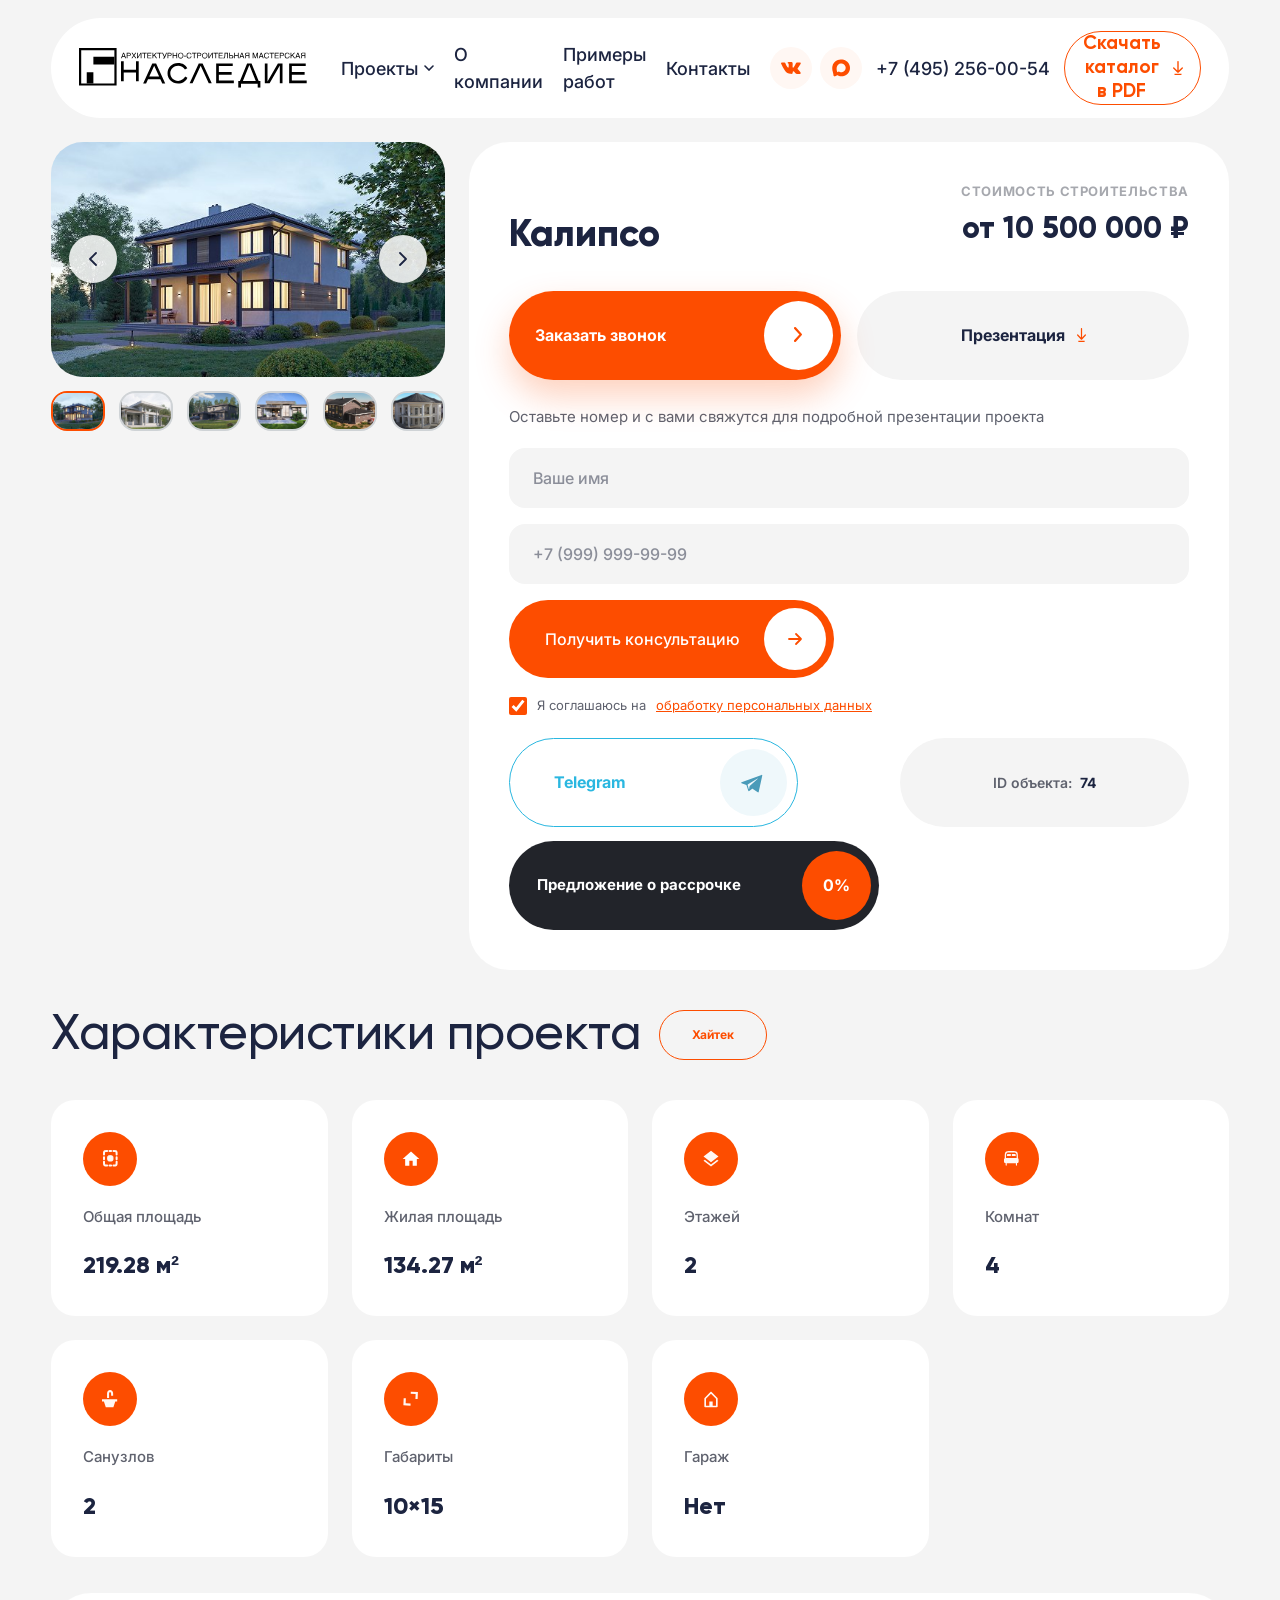
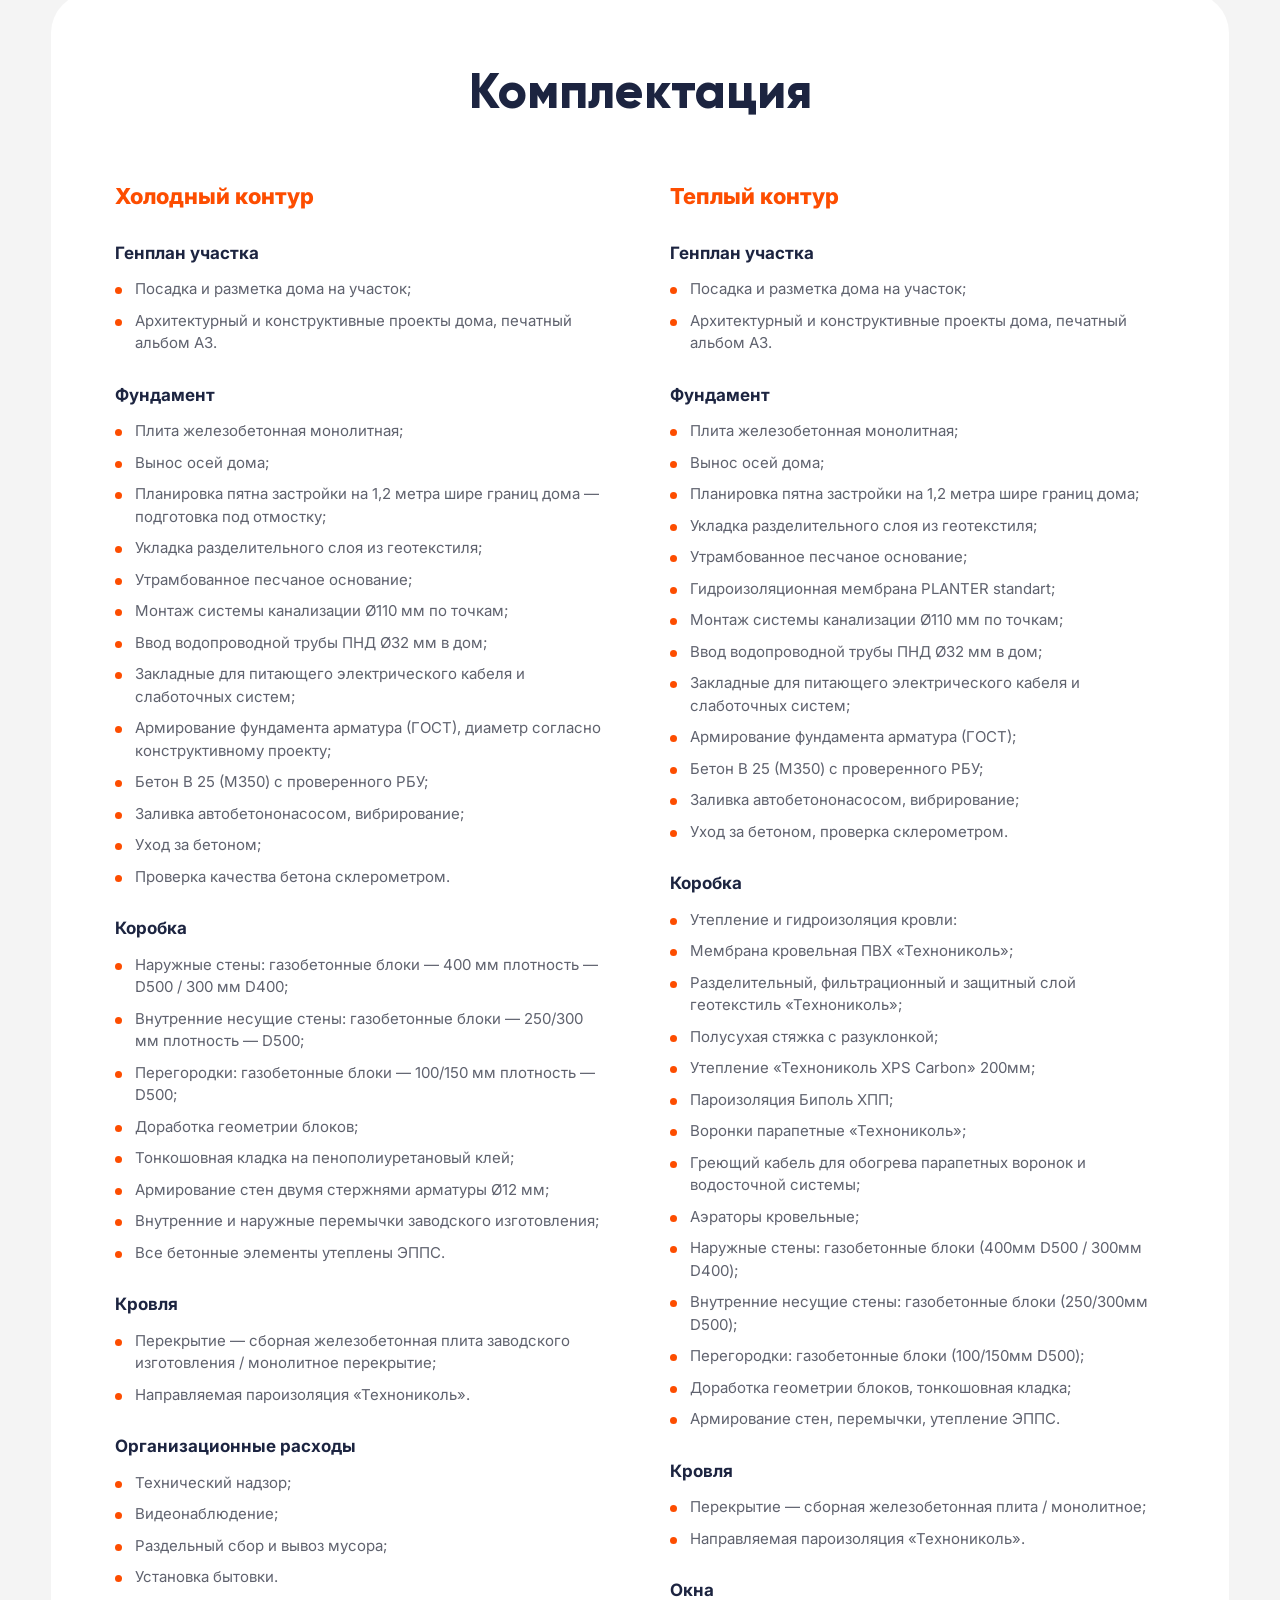
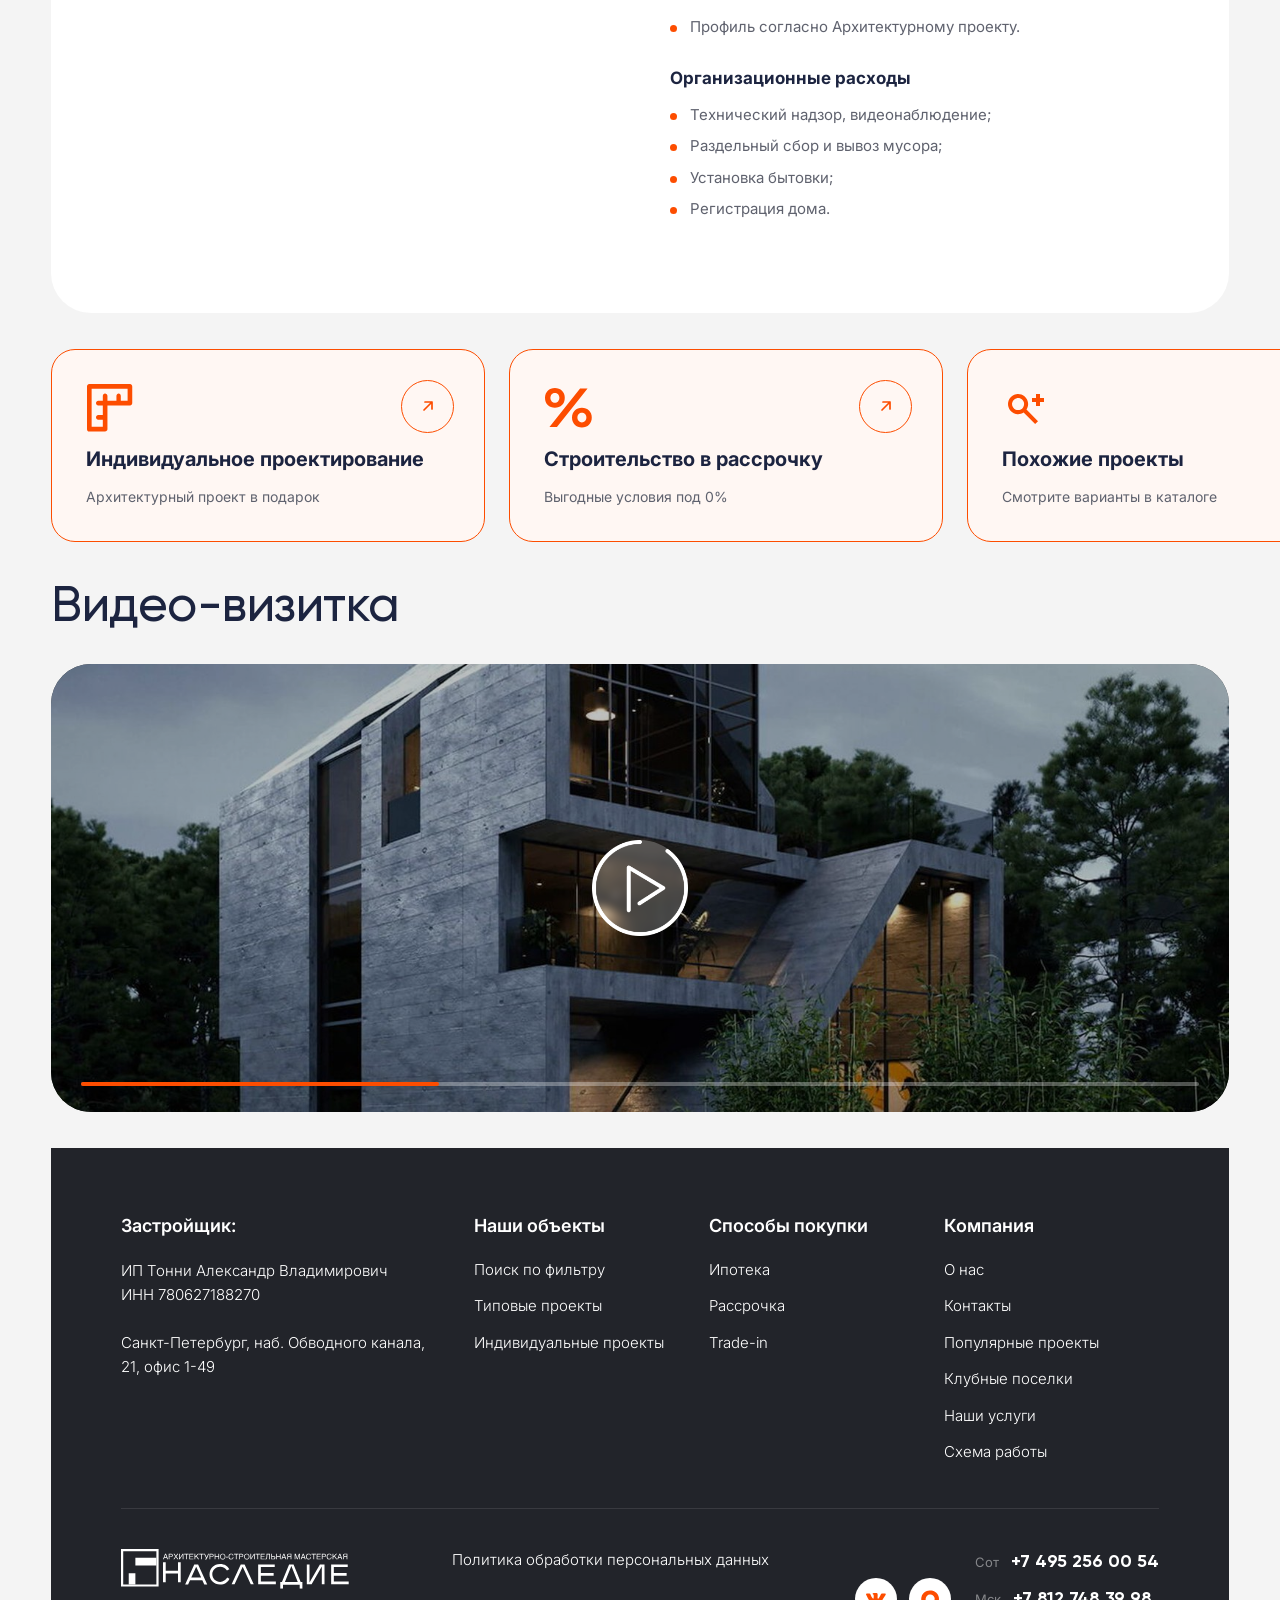
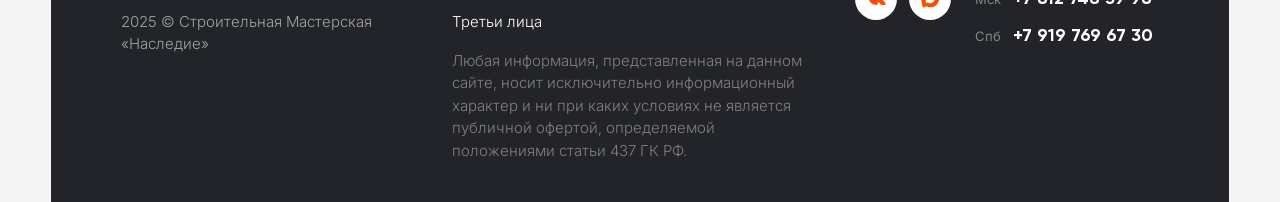
<file: project.html>
<!doctype html>
<html lang="ru">
  <head>
    <meta charset="UTF-8" />
    <meta name="viewport" content="width=device-width, initial-scale=1.0" />
    <title>Калипсо — проект дома из газобетона | Наследие</title>
    <meta
      name="description"
      content="Проект дома «Калипсо» из газобетона: 219.28 м², 2 этажа, 4 комнаты. Стоимость строительства от 10 500 000 ₽. Комплектация, характеристики, видео-визитка."
    />
    <link rel="preconnect" href="https://fonts.googleapis.com" />
    <link rel="preconnect" href="https://fonts.gstatic.com" crossorigin />
    <link
      href="https://fonts.googleapis.com/css2?family=Inter:wght@300;400;500;600;700&display=swap"
      rel="stylesheet"
    />
    <link rel="stylesheet" href="css/styles.css?v=55" />
    <link rel="stylesheet" href="css/project.css?v=15" />
  </head>
  <body>
    <!-- ===================== ШАПКА ===================== -->
    <header class="header">
      <button class="burger" aria-label="Меню">
        <svg viewBox="0 0 24 24" fill="none">
          <path
            d="M3 9h18M3 15h11"
            stroke="currentColor"
            stroke-width="2.2"
            stroke-linecap="round"
          />
        </svg>
      </button>
      <a href="index.html" class="logo"
        ><img
          src="img/ui/logo.svg"
          alt="Наследие — архитектурно-строительная мастерская"
      /></a>
      <nav class="nav">
        <a href="index.html#projects" class="nav__link"
          >Проекты
          <svg class="nav__caret" viewBox="0 0 10 6" fill="none">
            <path
              d="M1 1l4 4 4-4"
              stroke="currentColor"
              stroke-width="1.6"
              stroke-linecap="round"
            />
          </svg>
        </a>
        <a href="index.html#trust" class="nav__link">О компании</a>
        <a href="index.html#examples" class="nav__link">Примеры работ</a>
        <a href="index.html#footer" class="nav__link">Контакты</a>
      </nav>
      <div class="header__right">
        <div class="socials">
          <a href="#" class="social" aria-label="ВКонтакте"
            ><img src="img/icons/vk.svg" alt="VK"
          /></a>
          <a href="#" class="social" aria-label="MAX"
            ><img src="img/icons/max.svg" alt="MAX"
          /></a>
        </div>
        <span class="header__phone">+7 (495) 256-00-54</span>
        <button class="btn-outline" data-modal-open>
          Скачать каталог в PDF<img src="img/icons/download.svg" alt="" />
        </button>
      </div>
    </header>

    <div class="container">
      <!-- ===================== ГАЛЕРЕЯ + КАРТОЧКА ПОКУПКИ ===================== -->
      <section class="project-top">
        <div class="gallery">
          <div class="gallery__main">
            <img src="img/projects/mesto.jpg" alt="Проект дома «Калипсо»" />
            <button class="gallery__nav gallery__nav--prev" aria-label="Назад">
              <svg viewBox="0 0 22 22" fill="none">
                <path
                  d="M14 5l-6 6 6 6"
                  stroke="currentColor"
                  stroke-width="1.8"
                  stroke-linecap="round"
                  stroke-linejoin="round"
                />
              </svg>
            </button>
            <button class="gallery__nav gallery__nav--next" aria-label="Вперёд">
              <svg viewBox="0 0 22 22" fill="none">
                <path
                  d="M8 5l6 6-6 6"
                  stroke="currentColor"
                  stroke-width="1.8"
                  stroke-linecap="round"
                  stroke-linejoin="round"
                />
              </svg>
            </button>
          </div>
          <div class="gallery__thumbs">
            <div class="gallery__thumb is-active">
              <img src="img/projects/mesto.jpg" alt="Вид 1" />
            </div>
            <div class="gallery__thumb">
              <img src="img/projects/kalipso.jpg" alt="Вид 2" />
            </div>
            <div class="gallery__thumb">
              <img src="img/projects/istra.jpg" alt="Вид 3" />
            </div>
            <div class="gallery__thumb">
              <img src="img/projects/solnechnogorsk.jpg" alt="Вид 4" />
            </div>
            <div class="gallery__thumb">
              <img src="img/projects/sloboda.jpg" alt="Вид 5" />
            </div>
            <div class="gallery__thumb">
              <img src="img/projects/mansion.jpg" alt="Вид 6" />
            </div>
          </div>
        </div>
        <div class="buy-card">
          <p class="buy-card__label">Стоимость строительства</p>
          <div class="buy-card__head">
            <h1 class="buy-card__name">Калипсо</h1>
            <span class="buy-card__price">от 10 500 000 ₽</span>
          </div>
          <div class="buy-card__actions">
            <button class="btn-primary" data-modal-open>
              Заказать звонок<span class="btn-circle">
                <img src="img/ui/arrow.svg" alt="" />
              </span>
            </button>
            <button class="btn-present" data-modal-open>
              Презентация<img src="img/icons/download.svg" alt="" />
            </button>
          </div>
          <p class="buy-card__hint">
            Оставьте номер и с вами свяжутся для подробной презентации проекта
          </p>
          <form data-lead-form>
            <input
              class="form-field"
              type="text"
              placeholder="Ваше имя"
              required
            />
            <input
              class="form-field"
              type="tel"
              placeholder="+7 (999) 999-99-99"
              required
            />
            <button type="submit" class="btn-submit">
              Получить консультацию<span class="btn-circle"
                ><svg viewBox="0 0 22 22" fill="none">
                  <path
                    d="M5 11h12m0 0l-5-5m5 5l-5 5"
                    stroke="#FD4D00"
                    stroke-width="1.8"
                    stroke-linecap="round"
                    stroke-linejoin="round"
                  /></svg
              ></span>
            </button>
            <label class="buy-card__consent"
              ><input type="checkbox" checked />Я соглашаюсь на
              <a href="#">обработку персональных данных</a></label
            >
          </form>
          <div class="buy-card__row">
            <a href="#" class="buy-card__tg">
               <span>Telegram</span>
              <img src="img/icons/telegram.svg" alt="" />
            </a>
            <span class="buy-card__id">ID объекта: <b>74</b></span>
          </div>
          <div class="buy-card__installment">
            Предложение о рассрочке<span class="pct">0%</span>
          </div>
        </div>
      </section>

      <!-- ===================== ХАРАКТЕРИСТИКИ ПРОЕКТА ===================== -->
      <section class="section">
        <div class="specs__head">
          <h2 class="section-title">Характеристики проекта</h2>
          <span class="specs__map-badge">Хайтек</span>
        </div>
        <div class="specs-grid">
          <div class="spec-card">
            <span class="spec-card__icon"
              ><img src="img/icons/meta-area-white.svg" alt="" /></span
            ><span class="spec-card__label">Общая площадь</span
            ><span class="spec-card__value">219.28 м²</span>
          </div>
          <div class="spec-card">
            <span class="spec-card__icon"
              ><img src="img/icons/living-area.svg" alt="" /></span
            ><span class="spec-card__label">Жилая площадь</span
            ><span class="spec-card__value">134.27 м²</span>
          </div>
          <div class="spec-card">
            <span class="spec-card__icon"
              ><img src="img/icons/layers.svg" alt="" /></span
            ><span class="spec-card__label">Этажей</span
            ><span class="spec-card__value">2</span>
          </div>
          <div class="spec-card">
            <span class="spec-card__icon"
              ><img src="img/icons/meta-bed-white.svg" alt="" /></span
            ><span class="spec-card__label">Комнат</span
            ><span class="spec-card__value">4</span>
          </div>
          <div class="spec-card">
            <span class="spec-card__icon"
              ><img src="img/icons/meta-bath-white.svg" alt="" /></span
            ><span class="spec-card__label">Санузлов</span
            ><span class="spec-card__value">2</span>
          </div>
          <div class="spec-card">
            <span class="spec-card__icon"
              ><img src="img/icons/dimensions-white.svg" alt="" /></span
            ><span class="spec-card__label">Габариты</span
            ><span class="spec-card__value">10×15</span>
          </div>
          <div class="spec-card">
            <span class="spec-card__icon"
              ><img src="img/icons/garage.svg" alt="" /></span
            ><span class="spec-card__label">Гараж</span
            ><span class="spec-card__value">Нет</span>
          </div>
        </div>
      </section>

      <!-- ===================== КОМПЛЕКТАЦИЯ ===================== -->
      <section class="section complectation">
        <h2 class="complectation__title">Комплектация</h2>
        <div class="complectation__cols">
          <div class="complectation__col">
            <h3 class="complectation__col-title">Холодный контур</h3>
            <div class="spec-group">
              <h4 class="spec-group__title">Генплан участка</h4>
              <ul>
                <li>Посадка и разметка дома на участок;</li>
                <li>
                  Архитектурный и конструктивные проекты дома, печатный альбом
                  А3.
                </li>
              </ul>
            </div>
            <div class="spec-group">
              <h4 class="spec-group__title">Фундамент</h4>
              <ul>
                <li>Плита железобетонная монолитная;</li>
                <li>Вынос осей дома;</li>
                <li>
                  Планировка пятна застройки на 1,2 метра шире границ дома —
                  подготовка под отмостку;
                </li>
                <li>Укладка разделительного слоя из геотекстиля;</li>
                <li>Утрамбованное песчаное основание;</li>
                <li>Монтаж системы канализации Ø110 мм по точкам;</li>
                <li>Ввод водопроводной трубы ПНД Ø32 мм в дом;</li>
                <li>
                  Закладные для питающего электрического кабеля и слаботочных
                  систем;
                </li>
                <li>
                  Армирование фундамента арматура (ГОСТ), диаметр согласно
                  конструктивному проекту;
                </li>
                <li>Бетон В 25 (М350) с проверенного РБУ;</li>
                <li>Заливка автобетононасосом, вибрирование;</li>
                <li>Уход за бетоном;</li>
                <li>Проверка качества бетона склерометром.</li>
              </ul>
            </div>
            <div class="spec-group">
              <h4 class="spec-group__title">Коробка</h4>
              <ul>
                <li>
                  Наружные стены: газобетонные блоки — 400 мм плотность — D500 /
                  300 мм D400;
                </li>
                <li>
                  Внутренние несущие стены: газобетонные блоки — 250/300 мм
                  плотность — D500;
                </li>
                <li>
                  Перегородки: газобетонные блоки — 100/150 мм плотность — D500;
                </li>
                <li>Доработка геометрии блоков;</li>
                <li>Тонкошовная кладка на пенополиуретановый клей;</li>
                <li>Армирование стен двумя стержнями арматуры Ø12 мм;</li>
                <li>
                  Внутренние и наружные перемычки заводского изготовления;
                </li>
                <li>Все бетонные элементы утеплены ЭППС.</li>
              </ul>
            </div>
            <div class="spec-group">
              <h4 class="spec-group__title">Кровля</h4>
              <ul>
                <li>
                  Перекрытие — сборная железобетонная плита заводского
                  изготовления / монолитное перекрытие;
                </li>
                <li>Направляемая пароизоляция «Технониколь».</li>
              </ul>
            </div>
            <div class="spec-group">
              <h4 class="spec-group__title">Организационные расходы</h4>
              <ul>
                <li>Технический надзор;</li>
                <li>Видеонаблюдение;</li>
                <li>Раздельный сбор и вывоз мусора;</li>
                <li>Установка бытовки.</li>
              </ul>
            </div>
          </div>
          <div class="complectation__col">
            <h3 class="complectation__col-title">Теплый контур</h3>
            <div class="spec-group">
              <h4 class="spec-group__title">Генплан участка</h4>
              <ul>
                <li>Посадка и разметка дома на участок;</li>
                <li>
                  Архитектурный и конструктивные проекты дома, печатный альбом
                  А3.
                </li>
              </ul>
            </div>
            <div class="spec-group">
              <h4 class="spec-group__title">Фундамент</h4>
              <ul>
                <li>Плита железобетонная монолитная;</li>
                <li>Вынос осей дома;</li>
                <li>
                  Планировка пятна застройки на 1,2 метра шире границ дома;
                </li>
                <li>Укладка разделительного слоя из геотекстиля;</li>
                <li>Утрамбованное песчаное основание;</li>
                <li>Гидроизоляционная мембрана PLANTER standart;</li>
                <li>Монтаж системы канализации Ø110 мм по точкам;</li>
                <li>Ввод водопроводной трубы ПНД Ø32 мм в дом;</li>
                <li>
                  Закладные для питающего электрического кабеля и слаботочных
                  систем;
                </li>
                <li>Армирование фундамента арматура (ГОСТ);</li>
                <li>Бетон В 25 (М350) с проверенного РБУ;</li>
                <li>Заливка автобетононасосом, вибрирование;</li>
                <li>Уход за бетоном, проверка склерометром.</li>
              </ul>
            </div>
            <div class="spec-group">
              <h4 class="spec-group__title">Коробка</h4>
              <ul>
                <li>Утепление и гидроизоляция кровли:</li>
                <li>Мембрана кровельная ПВХ «Технониколь»;</li>
                <li>
                  Разделительный, фильтрационный и защитный слой геотекстиль
                  «Технониколь»;
                </li>
                <li>Полусухая стяжка с разуклонкой;</li>
                <li>Утепление «Технониколь XPS Carbon» 200мм;</li>
                <li>Пароизоляция Биполь ХПП;</li>
                <li>Воронки парапетные «Технониколь»;</li>
                <li>
                  Греющий кабель для обогрева парапетных воронок и водосточной
                  системы;
                </li>
                <li>Аэраторы кровельные;</li>
                <li>
                  Наружные стены: газобетонные блоки (400мм D500 / 300мм D400);
                </li>
                <li>
                  Внутренние несущие стены: газобетонные блоки (250/300мм D500);
                </li>
                <li>Перегородки: газобетонные блоки (100/150мм D500);</li>
                <li>Доработка геометрии блоков, тонкошовная кладка;</li>
                <li>Армирование стен, перемычки, утепление ЭППС.</li>
              </ul>
            </div>
            <div class="spec-group">
              <h4 class="spec-group__title">Кровля</h4>
              <ul>
                <li>Перекрытие — сборная железобетонная плита / монолитное;</li>
                <li>Направляемая пароизоляция «Технониколь».</li>
              </ul>
            </div>
            <div class="spec-group">
              <h4 class="spec-group__title">Окна</h4>
              <ul>
                <li>Профиль согласно Архитектурному проекту.</li>
              </ul>
            </div>
            <div class="spec-group">
              <h4 class="spec-group__title">Организационные расходы</h4>
              <ul>
                <li>Технический надзор, видеонаблюдение;</li>
                <li>Раздельный сбор и вывоз мусора;</li>
                <li>Установка бытовки;</li>
                <li>Регистрация дома.</li>
              </ul>
            </div>
          </div>
        </div>
      </section>
      <!-- ===================== КАРТОЧКИ-ССЫЛКИ ===================== -->
      <section class="section project-links">
        <a href="#" class="project-link">
          <span class="project-link__icon"
            ><img src="img/icons/plan.svg" alt=""
          /></span>
          <h3 class="project-link__title">Индивидуальное проектирование</h3>
          <p class="project-link__text">Архитектурный проект в подарок</p>
          <span class="project-link__arrow"
            ><svg viewBox="0 0 18 18" fill="none">
              <path
                d="M5 13L13 5m0 0H6m7 0v7"
                stroke="currentColor"
                stroke-width="1.7"
                stroke-linecap="round"
                stroke-linejoin="round"
              /></svg
          ></span>
        </a>
        <a href="#" class="project-link">
          <span class="project-link__icon"
            ><img src="img/ui/percent.svg" alt=""
          /></span>
          <h3 class="project-link__title">Строительство в рассрочку</h3>
          <p class="project-link__text">Выгодные условия под 0%</p>
          <span class="project-link__arrow"
            ><svg viewBox="0 0 18 18" fill="none">
              <path
                d="M5 13L13 5m0 0H6m7 0v7"
                stroke="currentColor"
                stroke-width="1.7"
                stroke-linecap="round"
                stroke-linejoin="round"
              /></svg
          ></span>
        </a>
        <a href="index.html#projects" class="project-link">
          <span class="project-link__icon"
            ><img src="img/icons/search-small-plus.svg" alt=""
          /></span>
          <h3 class="project-link__title">Похожие проекты</h3>
          <p class="project-link__text">Смотрите варианты в каталоге</p>
          <span class="project-link__arrow"
            ><svg viewBox="0 0 18 18" fill="none">
              <path
                d="M5 13L13 5m0 0H6m7 0v7"
                stroke="currentColor"
                stroke-width="1.7"
                stroke-linecap="round"
                stroke-linejoin="round"
              /></svg
          ></span>
        </a>
      </section>

      <!-- ===================== ВИДЕО-ВИЗИТКА ===================== -->
      <section class="section">
        <h2 class="section-title" style="margin-bottom: 28px">Видео-визитка</h2>
        <div class="video-card">
          <img
            src="img/projects/hero.jpg"
            alt="Видео-визитка проекта «Калипсо»"
          />
          <span class="video-card__play"
            ><img src="img/ui/play.png" alt=""
          /></span>
          <span class="video-card__bar"></span>
        </div>
      </section>
    </div>
    <!-- /.container -->

    <!-- ===================== ПОДВАЛ ===================== -->
    <footer class="footer" id="footer">
      <div class="container" style="padding: 0">
        <div class="footer__top">
          <div class="footer__col">
            <p class="footer__col-title">Застройщик:</p>
            <p class="footer__addr">
              ИП Тонни Александр Владимирович<br />ИНН 780627188270<br /><br />Санкт-Петербург,
              наб. Обводного канала, 21, офис 1-49
            </p>
          </div>
          <div class="footer__col">
            <p class="footer__col-title">Наши объекты</p>
            <div class="footer__links">
              <a href="index.html#projects">Поиск по фильтру</a
              ><a href="index.html#projects">Типовые проекты</a
              ><a href="index.html#projects">Индивидуальные проекты</a>
            </div>
          </div>
          <div class="footer__col">
            <p class="footer__col-title">Способы покупки</p>
            <div class="footer__links">
              <a href="#">Ипотека</a><a href="#">Рассрочка</a
              ><a href="#">Trade-in</a>
            </div>
          </div>
          <div class="footer__col">
            <p class="footer__col-title">Компания</p>
            <div class="footer__links">
              <a href="#">О нас</a><a href="#footer">Контакты</a
              ><a href="index.html#projects">Популярные проекты</a
              ><a href="#">Клубные поселки</a><a href="#">Наши услуги</a
              ><a href="#">Схема работы</a>
            </div>
          </div>
        </div>
        <div class="footer__bottom">
          <div class="footer__bottom-left">
            <a href="index.html" class="footer__logo"
              ><img src="img/ui/logo.svg" alt="Наследие"
            /></a>
            <p class="footer__copy">
              2025 © Строительная Мастерская «Наследие»
            </p>
          </div>
          <div class="footer__bottom-mid">
            <div class="footer__legal">
              <a href="#">Политика обработки персональных данных</a
              ><a href="#">Третьи лица</a>
            </div>
            <p class="footer__disclaimer">
              Любая информация, представленная на данном сайте, носит
              исключительно информационный характер и ни при каких условиях не
              является публичной офертой, определяемой положениями статьи 437 ГК
              РФ.
            </p>
          </div>
          <div class="footer__bottom-right">
            <div class="footer__socials">
              <a href="#" class="social" aria-label="ВКонтакте"
                ><img src="img/icons/vk.svg" alt="VK"
              /></a>
              <a href="#" class="social" aria-label="MAX"
                ><img src="img/icons/max.svg" alt="MAX"
              /></a>
            </div>
            <div class="footer__contacts-bottom">
              <div class="footer__contact">
                <span>Сот</span><a href="tel:+74952560054">+7 495 256 00 54</a>
              </div>
              <div class="footer__contact">
                <span>Мск</span><a href="tel:+78127483992">+7 812 748 39 98</a>
              </div>
              <div class="footer__contact">
                <span>Спб</span><a href="tel:+79197696730">+7 919 769 67 30</a>
              </div>
            </div>
          </div>
        </div>
      </div>
    </footer>

    <!-- ===================== МОДАЛЬНОЕ ОКНО ===================== -->
    <div class="modal">
      <div class="modal__box">
        <button class="modal__close" data-modal-close aria-label="Закрыть">
          &times;
        </button>
        <h3 class="modal__title">Оставьте заявку</h3>
        <p class="modal__text">
          Заполните форму, и мы свяжемся с вами для подробной презентации
          проекта «Калипсо».
        </p>
        <form data-lead-form>
          <input
            class="form-field"
            type="text"
            placeholder="Ваше имя"
            required
          />
          <input
            class="form-field"
            type="tel"
            placeholder="+7 (999) 999-99-99"
            required
          />
          <textarea class="form-field" placeholder="Комментарий"></textarea>
          <button
            type="submit"
            class="btn-submit"
            style="width: 100%; margin-top: 8px"
          >
            Отправить<span class="btn-circle"
              ><svg viewBox="0 0 22 22" fill="none">
                <path
                  d="M5 11h12m0 0l-5-5m5 5l-5 5"
                  stroke="#FD4D00"
                  stroke-width="1.8"
                  stroke-linecap="round"
                  stroke-linejoin="round"
                /></svg
            ></span>
          </button>
        </form>
      </div>
    </div>

    <script src="js/main.js?v=4"></script>
    <script src="js/project.js"></script>
  </body>
</html>
</file>
<file: css/styles.css>
/* =====================================================================
   НАСЛЕДИЕ — Архитектурно-строительная мастерская
   Общие стили (Gilroy — заголовки, Inter — текст)
   ===================================================================== */

@font-face {
   font-family: 'Gilroy';
   src: url('../fonts/Gilroy-Regular.ttf') format('truetype');
   font-weight: 400;
   font-style: normal;
   font-display: swap
}

@font-face {
   font-family: 'Gilroy';
   src: url('../fonts/Gilroy-Medium.ttf') format('truetype');
   font-weight: 500;
   font-style: normal;
   font-display: swap
}

@font-face {
   font-family: 'Gilroy';
   src: url('../fonts/Gilroy-Semibold.ttf') format('truetype');
   font-weight: 600;
   font-style: normal;
   font-display: swap
}

@font-face {
   font-family: 'Gilroy';
   src: url('../fonts/Gilroy-Bold.ttf') format('truetype');
   font-weight: 700;
   font-style: normal;
   font-display: swap
}

@font-face {
   font-family: 'Gilroy';
   src: url('../fonts/Gilroy-Extrabold.ttf') format('truetype');
   font-weight: 800;
   font-style: normal;
   font-display: swap
}

:root {
   --bg: #F4F4F4;
   --white: #FFFFFF;
   --orange: #FD4D00;
   --orange-dark: #E04500;
   --orange-soft: #FFF7F3;
   --orange-soft-2: #FFE2D5;
   --navy: #1C2440;
   --text: #1C274C;
   --gray: #5F626E;
   --gray-2: #8B8E99;
   --gray-3: #A6A8AE;
   --dark: #22242A;
   --dark-2: #262626;
   --dark-3: #353840;
   --blue-dark: #1B2236;
   /* синеватый тёмный для финального блока */
   --blue-dark-2: #232C45;
   --gold: #FFA600;
   --cyan: #2AB7E0;

   --radius-pill: 60px;
   --radius-xl: 40px;
   --radius-lg: 32px;
   --radius-md: 24px;
   --radius-sm: 16px;

   --container: 1920px;
}

* {
   margin: 0;
   padding: 0;
   box-sizing: border-box
}

html {
   scroll-behavior: smooth
}

body {
   font-family: 'Inter', -apple-system, sans-serif;
   background: var(--bg);
   color: var(--text);
   font-size: 16px;
   line-height: 1.5;
   -webkit-font-smoothing: antialiased;
}

img {
   display: block;
   max-width: 100%
}

a {
   color: inherit;
   text-decoration: none
}

button,
input,
textarea,
select {
   font-family: inherit
}

button {
   cursor: pointer;
   border: none;
   background: none;
   color: inherit
}

ul {
   list-style: none
}

body {
   max-width: var(--container);
   margin: 0 auto;
   padding: 0 51px
}

.section {
   margin-top: 36px
}

.card {
   background: var(--white);
   border-radius: var(--radius-xl);
   padding: 49px
}

/* нахлёст блоков: закруглённый тёмный блок лежит ПОВЕРХ белого каталога */
.attach-bottom {
   position: relative;
   z-index: 1;
   padding-bottom: 180px
}

.attach-top {
   position: relative;
   z-index: 2
}

/* ---------- Заголовки (Gilroy) ---------- */
.section-title {
   font-family: 'Gilroy', sans-serif;
   font-size: 50px;
   font-weight: 600;
   line-height: 1.16;
   letter-spacing: -.01em;
   color: var(--navy);
}

.section-title b {
   font-weight: 700
}

.section-title .muted {
   color: var(--gray-3);
   font-weight: 600
}

/* ---------- Иконка в круге ---------- */
.ic-circle {
   width: 44px;
   height: 44px;
   border-radius: 50%;
   background: var(--orange-soft);
   display: flex;
   align-items: center;
   justify-content: center;
   flex-shrink: 0
}

.ic-circle img {
   width: 20px;
   height: 20px;
   object-fit: contain
}

/* ---------- Маркер «прозрачный круг 65 + оранжевый круг + белый плюс 19» ---------- */
.plus-mark {
   width: 65px;
   height: 65px;
   border-radius: 50%;
   background: rgba(253, 77, 0, .12);
   display: flex;
   align-items: center;
   justify-content: center;
   flex-shrink: 0
}

.plus-mark::before {
   content: "";
   width: 20px;
   height: 20px;
   border-radius: 50%;
   background: var(--orange) url("data:image/svg+xml,%3Csvg xmlns='http://www.w3.org/2000/svg' width='10' height='10' viewBox='0 0 10 10'%3E%3Cpath d='M5 1v8M1 5h8' stroke='%23fff' stroke-width='1.5' stroke-linecap='round'/%3E%3C/svg%3E") center/10px 10px no-repeat
}

/* ---------- Теги ---------- */
.tag {
   display: inline-flex;
   align-items: center;
   gap: 10px;
   background: var(--orange-soft);
   color: var(--orange);
   font-weight: 600;
   font-size: 14px;
   padding: 12px 20px;
   border-radius: var(--radius-pill);
}

.tag img {
   width: 16px;
   height: 16px;
   object-fit: contain
}

.tag--dark {
   background: rgba(255, 255, 255, .1);
   color: #fff
}

.tag--dark img {
   filter: brightness(0) invert(1)
}

/* ---------- Кнопки ---------- */
.btn-primary {
   background: var(--orange);
   color: #fff;
   border-radius: var(--radius-pill);
   min-height: 78px;
   display: inline-flex;
   align-items: center;
   justify-content: space-between;
   gap: 20px;
   padding: 8px 8px 8px 34px;
   font-weight: 700;
   font-size: 17px;
   box-shadow: 0 16px 34px rgba(253, 77, 0, .26);
   transition: transform .2s, box-shadow .2s;
}

.btn-primary:hover {
   transform: translateY(-2px);
   box-shadow: 0 22px 44px rgba(253, 77, 0, .4)
}

.btn-primary--sm {
   min-height: 66px;
   font-size: 15px;
   padding-left: 28px;
   gap: 14px
}

.btn-primary--sm .btn-circle {
   width: 50px;
   height: 50px
}

.btn-circle {
   width: 62px;
   height: 62px;
   border-radius: 50%;
   background: #fff;
   display: flex;
   align-items: center;
   justify-content: center;
   flex-shrink: 0
}

.btn-circle img {
   width: 16px;
   height: 16px;
   object-fit: contain
}

.btn-circle svg {
   width: 22px;
   height: 22px;
   color: var(--orange)
}

.btn-outline {
   border: 1.5px solid var(--orange);
   color: var(--orange);
   border-radius: var(--radius-pill);
   min-height: 62px;
   padding: 0 24px;
   display: inline-flex;
   align-items: center;
   gap: 12px;
   font-weight: 700;
   font-size: 13px;
   letter-spacing: .02em;
   text-transform: uppercase;
   transition: background .2s, color .2s;
}

.btn-outline:hover {
   background: var(--orange);
   color: #fff
}

.btn-outline img {
   width: 15px;
   height: 15px;
   object-fit: contain
}

.btn-light {
   background: #fff;
   color: var(--orange);
   border-radius: var(--radius-pill);
   min-height: 89px;
   padding: 0 14px 0 26px;
   display: inline-flex;
   align-items: center;
   gap: 14px;
   font-weight: 700;
   font-size: 15px;
   transition: transform .2s;
}

.btn-light:hover {
   transform: translateY(-2px)
}

.btn-light .ar {
   width: 69px;
   height: 69px;
   border-radius: 50%;
   background: var(--orange);
   display: flex;
   align-items: center;
   justify-content: center
}

.btn-light .ar img {
   width: 16px;
   height: 16px;
   filter: brightness(0) invert(1)
}

/* стрелочная круглая кнопка (слайдеры) */
.nav-arrow {
   width: 54px;
   height: 54px;
   border-radius: 50%;
   background: var(--orange);
   display: flex;
   align-items: center;
   justify-content: center;
   transition: background .2s
}

.nav-arrow:hover {
   background: var(--orange-dark)
}

.nav-arrow img {
   width: 22px;
   height: 22px;
   object-fit: contain
}

/* =====================================================================
   ШАПКА
   ===================================================================== */
.header {
   background: var(--white);
   border-radius: var(--radius-pill);
   margin: 18px auto 0;
   max-width: var(--container);
   min-height: 100px;
   display: flex;
   align-items: center;
   gap: 40px;
   padding: 0 44px;
   position: sticky;
   top: 12px;
   z-index: 90;
   transition: box-shadow .25s ease, top .25s ease;
}

.header.is-stuck {
   box-shadow: 0 14px 34px rgba(28, 36, 64, .14);
}

.logo {
   flex-shrink: 0;
   display: flex;
   align-items: center
}

.logo img {
   height: 40px;
   width: auto
}

.nav {
   display: flex;
   align-items: center;
   gap: 34px;
   margin-left: 24px
}

.nav__link {
   color: var(--navy);
   font-weight: 600;
   font-size: 16px;
   display: flex;
   align-items: center;
   gap: 6px;
   transition: color .2s
}

.nav__link:hover {
   color: var(--orange)
}

.nav__caret {
   width: 10px;
   height: 6px
}

.header__right {
   margin-left: auto;
   display: flex;
   align-items: center;
   gap: 22px
}

.socials {
   display: flex;
   align-items: center;
   gap: 12px
}

.social {
   width: 42px;
   height: 42px;
   border-radius: 50%;
   background: var(--orange-soft);
   display: flex;
   align-items: center;
   justify-content: center;
   transition: transform .2s
}

.social:hover {
   transform: translateY(-2px)
}

.social img {
   width: 20px;
   height: 20px;
   object-fit: contain
}

.header__phone {
   font-size: 20px;
   font-weight: 800;
   color: var(--navy);
   white-space: nowrap;
   font-family: 'Gilroy', sans-serif
}

.burger {
   display: none;
   width: 48px;
   height: 48px;
   border-radius: 14px;
   background: var(--orange-soft);
   color: var(--orange);
   align-items: center;
   justify-content: center
}

.burger svg {
   width: 24px;
   height: 24px
}

/* =====================================================================
   ГЛАВНЫЙ ЭКРАН
   ===================================================================== */
.hero {
   display: grid;
   grid-template-columns: 1fr 800px;
   gap: 24px;
   margin-top: 24px
}

.hero__image {
   border-radius: var(--radius-lg);
   overflow: hidden;
   background: #cfd3d6;
   min-height: 846px
}

.hero__image img {
   width: 100%;
   height: 100%;
   object-fit: cover
}

.hero__card {
   background: var(--white);
   border-radius: var(--radius-xl);
   padding: 54px 60px;
   display: flex;
   flex-direction: column;
   align-items: flex-start
}

.hero__card .tag {
   align-self: flex-start
}

.hero__title {
   font-family: 'Gilroy', sans-serif;
   font-size: 48px;
   line-height: 1.1;
   font-weight: 700;
   color: var(--navy);
   margin-top: 30px;
   letter-spacing: -.02em
}

.hero__subtitle {
   color: var(--gray);
   font-size: 18px;
   font-weight: 500;
   margin-top: 26px;
   max-width: 360px
}

.hero__cta {
   margin-top: 34px;
   max-width: 330px
}

.hero__mini {
   display: grid;
   grid-template-columns: 1fr 1fr;
   gap: 20px;
   margin-top: auto;
   padding-top: 54px
}

.mini-card {
   background: var(--orange-soft);
   border-radius: var(--radius-md);
   padding: 26px;
   min-height: 178px;
   display: flex;
   flex-direction: column;
   justify-content: space-between
}

.dots-pair {
   display: flex;
   align-items: center
}

.dots-pair span {
   width: 15px;
   height: 15px;
   border-radius: 50%
}

.dots-pair .dim {
   background: rgba(253, 77, 0, .32)
}

.dots-pair .solid {
   background: var(--orange);
   margin-left: -6px
}

.mini-card__text {
   font-size: 18px;
   color: var(--navy);
   line-height: 1.3;
   font-family: 'Gilroy', sans-serif
}

.mini-card__text .light {
   font-weight: 500
}

.mini-card__text .strong {
   font-weight: 800
}

/* =====================================================================
   ВЫБОР ДИЗАЙНА ДОМА
   ===================================================================== */
.picker__head {
   display: flex;
   justify-content: space-between;
   align-items: flex-start;
   gap: 40px;
   flex-wrap: wrap
}

.picker__stats {
   display: flex;
   gap: 56px;
   padding-top: 8px
}

.stat {
   display: flex;
   align-items: center;
   gap: 16px
}

.stat__value {
   display: block;
   font-size: 16px;
   font-weight: 700;
   color: var(--navy);
   font-family: 'Gilroy', sans-serif
}

.stat__label {
   font-size: 14px;
   color: var(--gray)
}

.tabs {
   display: flex;
   gap: 18px;
   margin-top: 40px;
   flex-wrap: wrap
}

.tab {
   background: var(--orange-soft);
   color: var(--gray);
   font-weight: 600;
   font-size: 16px;
   min-height: 64px;
   padding: 0 40px;
   border-radius: var(--radius-pill);
   display: flex;
   align-items: center;
   justify-content: center;
   flex: 1;
   transition: background .2s, color .2s
}

.tab:hover:not(.is-active) {
   background: var(--orange-soft-2)
}

.tab.is-active {
   background: var(--orange);
   color: #fff
}

.picker__search {
   display: flex;
   gap: 18px;
   margin-top: 18px;
   flex-wrap: wrap
}

.search-field {
   flex: 1;
   min-width: 260px;
   display: flex;
   align-items: center;
   gap: 14px;
   background: var(--bg);
   border-radius: var(--radius-pill);
   padding: 0 26px;
   min-height: 64px
}

.search-field img {
   width: 22px;
   height: 22px;
   object-fit: contain;
   flex-shrink: 0
}

.search-field input {
   border: none;
   background: none;
   outline: none;
   width: 100%;
   font-size: 16px;
   color: var(--navy)
}

.search-field input::placeholder {
   color: var(--gray-2)
}

.filter-btn {
   display: flex;
   align-items: center;
   gap: 12px;
   background: #EDEDED;
   color: var(--gray);
   font-weight: 500;
   font-size: 16px;
   border-radius: var(--radius-pill);
   padding: 0 32px;
   min-height: 64px;
   transition: background .2s
}

.filter-btn:hover {
   background: #E2E2E2
}

.filter-btn img {
   width: 20px;
   height: 20px;
   object-fit: contain
}

.projects-grid {
   display: grid;
   grid-template-columns: repeat(3, 1fr);
   gap: 30px;
   margin-top: 40px
}

.project-card.is-hidden {
   display: none
}

.project-card__media {
   border-radius: var(--radius-md);
   overflow: hidden;
   aspect-ratio: 560/360;
   background: #cfd3d6;
   position: relative
}

.project-card__media img {
   width: 100%;
   height: 100%;
   object-fit: cover;
   transition: transform .5s
}

.project-card:hover .project-card__media img {
   transform: scale(1.05)
}

.project-card__price {
   position: absolute;
   top: 18px;
   left: 18px;
   background: rgba(255, 255, 255, .94);
   backdrop-filter: blur(4px);
   border-radius: 30px;
   padding: 9px 16px 9px 12px;
   display: flex;
   align-items: center;
   gap: 8px;
   font-weight: 700;
   font-size: 14px;
   color: var(--navy)
}

.project-card__price .dot {
   width: 16px;
   height: 16px;
   border-radius: 50%;
   background: var(--gold)
}

.project-card__foot {
   display: flex;
   align-items: center;
   justify-content: space-between;
   margin-top: 18px;
   gap: 16px;
   flex-wrap: wrap
}

.project-card__name {
   font-size: 20px;
   font-weight: 700;
   color: var(--navy);
   font-family: 'Gilroy', sans-serif
}

.project-card__meta {
   display: flex;
   gap: 20px
}

.project-card__meta span {
   font-size: 14px;
   color: var(--gray);
   font-weight: 500;
   display: flex;
   align-items: center;
   gap: 7px
}

.project-card__meta img {
   width: 16px;
   height: 16px;
   object-fit: contain
}

.more-row {
   display: flex;
   justify-content: center;
   margin-top: 44px
}

.btn-more {
   display: inline-flex;
   align-items: center;
   gap: 10px;
   background: var(--orange-soft);
   color: var(--orange);
   font-weight: 700;
   font-size: 16px;
   border-radius: var(--radius-pill);
   padding: 0 42px;
   min-height: 62px;
   transition: background .2s
}

.btn-more:hover {
   background: var(--orange-soft-2)
}

.btn-more img {
   width: 18px;
   height: 18px;
   object-fit: contain
}

/* =====================================================================
   ТЁМНЫЙ БЛОК КОНСУЛЬТАЦИИ
   ===================================================================== */
.consult {
   position: relative;
   overflow: hidden;
   background: var(--dark);
   border-radius: var(--radius-xl);
   padding: 64px 70px;
   color: #fff;
   display: grid;
   grid-template-columns: 1fr 1fr;
   gap: 60px;
   align-items: end;
}


/* блок ипотеки заезжает вверх под белый каталог */
.consult.attach-top {
   margin-top: -120px
}

.consult::before {
   content: "";
   position: absolute;
   inset: 0;
   background: url("../img/ui/dots.png") center/cover no-repeat;
   opacity: .45;
   pointer-events: none
}

.consult__deco {
   position: absolute;
   top: -40px;
   left: 36px;
   width: 280px;
   z-index: 1;
   pointer-events: none
}

.consult__deco--corner {
   top: -34px;
   left: -34px;
   width: 250px
}

.consult__left,
.consult__right {
   position: relative;
   z-index: 2
}

.consult__title {
   font-family: 'Gilroy', sans-serif;
   font-size: 36px;
   font-weight: 600;
   line-height: 1.16;
   margin-top: 18px
}

.consult__text {
   color: rgba(255, 255, 255, .7);
   font-size: 15px;
   line-height: 1.6;
   margin-top: 18px;
   max-width: 520px
}

.consult__form-title {
   font-family: 'Gilroy', sans-serif;
   font-size: 23px;
   font-weight: 600;
   line-height: 1.3;
   margin-bottom: 24px
}

.form-field {
   background: var(--dark-3);
   border: none;
   border-radius: var(--radius-sm);
   padding: 20px 24px;
   color: #fff;
   font-size: 16px;
   width: 100%
}

.consult--blue .form-field {
   background: rgba(255, 255, 255, .08)
}

.form-field::placeholder {
   color: #8b8e96
}

textarea.form-field {
   resize: none;
   min-height: 118px
}

select.form-field {
   appearance: none;
   background-image: url("data:image/svg+xml,%3Csvg xmlns='http://www.w3.org/2000/svg' width='12' height='8' viewBox='0 0 12 8'%3E%3Cpath d='M1 1l5 5 5-5' stroke='%238b8e96' stroke-width='1.6' fill='none' stroke-linecap='round'/%3E%3C/svg%3E");
   background-repeat: no-repeat;
   background-position: right 24px center
}

.form-stack .form-field {
   margin-bottom: 18px
}

.form-row {
   display: grid;
   grid-template-columns: 1fr 1fr;
   gap: 18px;
   margin-bottom: 18px
}

.form-foot {
   display: flex;
   align-items: center;
   gap: 26px;
   margin-top: 8px;
   flex-wrap: wrap
}

.btn-submit {
   background: var(--orange);
   color: #fff;
   border-radius: var(--radius-pill);
   min-height: 74px;
   display: inline-flex;
   align-items: center;
   justify-content: space-between;
   gap: 24px;
   padding: 8px 8px 8px 36px;
   font-weight: 700;
   font-size: 17px;
   transition: transform .2s
}

.btn-submit:hover {
   transform: translateY(-2px)
}

.policy {
   font-size: 13px;
   color: #9a9da5;
   max-width: 240px
}

.policy a {
   color: var(--orange);
   text-decoration: underline
}

/* =====================================================================
   ПОЧЕМУ НАМ ДОВЕРЯЮТ
   ===================================================================== */
.trust {
   display: grid;
   grid-template-columns: 1fr 1fr;
   gap: 24px
}

.trust__list .section-title {
   margin-bottom: 24px
}

.trust-item {
   display: flex;
   gap: 22px;
   padding: 16px 0;
   align-items: center
}

.trust-item__title {
   font-size: 19px;
   font-weight: 700;
   margin-bottom: 4px;
   font-family: 'Gilroy', sans-serif
}

.trust-item__text {
   color: var(--gray);
   font-size: 15px
}

.trust__media {
   position: relative;
   border-radius: var(--radius-lg);
   overflow: hidden
}

.trust__media img {
   width: 100%;
   height: 100%;
   object-fit: cover
}

.trust__pill {
   position: absolute;
   top: 24px;
   right: 28px;
   display: flex;
   align-items: center;
   gap: 14px;
   font-weight: 700;
   font-size: 15px;
   color: var(--navy)
}

.trust__pill-text {
   line-height: 1.25
}

.trust__pill .pic {
   width: 65px;
   height: 65px;
   border-radius: 50%;
   background: var(--orange-soft);
   display: flex;
   align-items: center;
   justify-content: center;
   flex-shrink: 0
}

.trust__pill .pic img {
   width: 18px;
   height: 18px
}

/* =====================================================================
   НАШИ УСЛУГИ
   ===================================================================== */
.block-head {
   display: flex;
   justify-content: space-between;
   align-items: center;
   margin-bottom: 44px;
   flex-wrap: wrap
}

.services {
   display: grid;
   grid-template-columns: repeat(3, 1fr);
   gap: 30px
}

.service-card {
   position: relative;
   border-radius: var(--radius-md);
   overflow: hidden;
   aspect-ratio: 532/481
}

.service-card img {
   width: 100%;
   height: 100%;
   object-fit: cover;
   position: absolute;
   inset: 0
}

.service-card::after {
   content: "";
   position: absolute;
   inset: 0;
   background: linear-gradient(180deg, rgba(0, 0, 0, 0) 45%, rgba(0, 0, 0, .62) 100%)
}

.service-card__body {
   position: absolute;
   left: 30px;
   right: 30px;
   bottom: 30px;
   z-index: 2
}

.service-card__title {
   color: #fff;
   font-size: 24px;
   font-weight: 600;
   line-height: 1.2;
   font-family: 'Gilroy', sans-serif;
   max-width: 75%
}

.service-card__arrow {
   position: absolute;
   right: 30px;
   bottom: 30px;
   width: 52px;
   height: 52px;
   border-radius: 50%;
   background: var(--orange);
   display: flex;
   align-items: center;
   justify-content: center;
   z-index: 3
}

.service-card__arrow img {
   position: static;
   inset: auto;
   width: 14px;
   height: 14px;
   object-fit: contain;
   filter: brightness(0) invert(1)
}

/* =====================================================================
   ПОЧЕМУ ГАЗОБЕТОН
   ===================================================================== */
.why-head {
   display: grid;
   grid-template-columns: 1fr 1.20fr;
   gap: 40px;
   align-items: start;
   margin-bottom: 44px
}

.why-note {
   display: flex;
   gap: 18px;
   align-items: flex-start;
   padding-top: 6px
}

.why-note__text {
   color: var(--gray);
   font-size: 16px;
   font-weight: 400
}

.why-note__text b {
   color: var(--navy);
   font-weight: 600
}

.why-grid {
   display: grid;
   grid-template-columns: repeat(5, 1fr);
   gap: 24px
}

.feature-card {
   position: relative;
   border-radius: var(--radius-md);
   overflow: hidden;
   min-height: 480px
}

.feature-card img {
   position: absolute;
   inset: 0;
   width: 100%;
   height: 100%;
   object-fit: cover
}

.feature-card::after {
   content: "";
   position: absolute;
   inset: 0;
   background: linear-gradient(180deg, rgba(0, 0, 0, .1) 24%, rgba(0, 0, 0, .82) 100%)
}

.dots-row {
   position: absolute;
   top: 22px;
   left: 22px;
   z-index: 2;
   display: flex;
   gap: 6px
}

.dots-row span {
   width: 9px;
   height: 9px;
   border-radius: 50%;
   background: rgba(253, 77, 0, .35)
}

.dots-row span.on {
   background: var(--orange)
}

.feature-card__body {
   position: absolute;
   left: 22px;
   right: 22px;
   bottom: 24px;
   z-index: 2
}

.feature-card__title {
   color: #fff;
   font-size: 18px;
   font-weight: 600;
   margin-bottom: 10px;
   line-height: 1.2;
   font-family: 'Gilroy', sans-serif
}

.feature-card__text {
   color: rgba(255, 255, 255, .82);
   font-size: 13px;
   line-height: 1.45
}

/* =====================================================================
   ПРИМЕРЫ ГОТОВЫХ ДОМОВ
   ===================================================================== */
.examples-head {
   display: grid;
   grid-template-columns: 1.3fr 1fr;
   gap: 40px;
   align-items: start;
   margin-bottom: 40px
}

.examples-head__lead {
   color: var(--gray);
   font-size: 16px;
   font-weight: 500;
   max-width: 560px;
   margin-top: 8px
}

.examples-stats {
   display: flex;
   gap: 38px;
   justify-content: flex-end;
   flex-wrap: wrap
}

.examples-stat {
   display: flex;
   align-items: center;
   gap: 14px
}

.examples-stat__value {
   display: block;
   font-size: 18px;
   font-weight: 800;
   font-family: 'Gilroy', sans-serif
}

.examples-stat__label {
   font-size: 13px;
   color: var(--gray)
}

.examples-grid {
   display: grid;
   grid-template-columns: repeat(3, 1fr);
   gap: 30px
}

.example-card {
   position: relative;
   border-radius: var(--radius-md);
   overflow: hidden;
   min-height: 350px
}

.example-card img {
   position: absolute;
   inset: 0;
   width: 100%;
   height: 100%;
   object-fit: cover
}

.example-card::after {
   content: "";
   position: absolute;
   inset: 0;
   background: linear-gradient(180deg, rgba(0, 0, 0, .35) 0%, rgba(0, 0, 0, 0) 35%, rgba(0, 0, 0, .62) 100%)
}

.example-card__chips {
   position: absolute;
   top: 20px;
   left: 20px;
   right: 20px;
   z-index: 2;
   display: flex;
   gap: 10px;
   flex-wrap: wrap
}

.chip {
   background: rgba(255, 255, 255, .18);
   backdrop-filter: blur(6px);
   color: #fff;
   font-size: 13px;
   font-weight: 600;
   padding: 7px 14px;
   border-radius: 30px;
   display: flex;
   align-items: center;
   gap: 7px
}

.chip .dot {
   width: 9px;
   height: 9px;
   border-radius: 50%
}

.example-card__name {
   position: absolute;
   left: 24px;
   bottom: 24px;
   z-index: 2;
   color: #fff;
   font-size: 22px;
   font-weight: 700;
   font-family: 'Gilroy', sans-serif
}

/* =====================================================================
   ИНДИВИДУАЛЬНОЕ ПРОЕКТИРОВАНИЕ
   ===================================================================== */
.individual {
   display: grid;
   grid-template-columns: 1fr 1fr;
   gap: 24px
}

.individual__card {
   background: var(--white);
   border-radius: var(--radius-xl);
   padding: 60px 56px
}

.individual__lead {
   color: var(--gray);
   font-size: 16px;
   font-weight: 500;
   margin: 26px 0 30px;
   line-height: 1.65
}

.individual__lead b {
   color: var(--navy);
   font-weight: 600
}

.plus-list {
   display: flex;
   flex-direction: column;
   gap: 18px
}

.plus-list li {
   display: flex;
   align-items: center;
   gap: 16px;
   font-size: 16px;
   font-weight: 500;
   color: var(--navy)
}

.plus-list__icon {
   width: 20px;
   height: 20px;
   border-radius: 50%;
   background: var(--orange);
   color: #fff;
   display: flex;
   align-items: center;
   justify-content: center;
   flex-shrink: 0;
   font-size: 16px;
   font-weight: 300;
   line-height: 1
}

.individual .btn-primary {
   margin-top: 40px
}

.individual__media {
   border-radius: var(--radius-lg);
   overflow: hidden;
   min-height: 560px
}

.individual__media img {
   width: 100%;
   height: 100%;
   object-fit: cover
}

/* =====================================================================
   ЭТАПЫ СТРОИТЕЛЬСТВА (серые карточки, текст снизу, картинка справа)
   ===================================================================== */
.steps-slider {
   position: relative;
   overflow: hidden
}

.steps-grid {
   display: flex;
   gap: 35px;
   overflow-x: auto;
   scrollbar-width: none   
}

.steps-grid::-webkit-scrollbar {
   display: none
}

.step-card {
   flex: 0 0 316px;
   height: 480px;
   position: relative;
   border-radius: var(--radius-md);
   padding: 28px 30px 34px;
   background: linear-gradient(180deg, #A2A3A6 0%, #5F626E 100%);
   display: flex;
   flex-direction: column;
   justify-content: flex-end;
   overflow: hidden;
}

.dots-row--dark span {
   background: rgba(253, 77, 0, 0.5)
}

.dots-row--dark span.on {
   background: var(--orange)
}

.step-card .dots-row {
   position: absolute;
   top: 26px;
   left: 30px;
   z-index: 2
}

.step-card__icon {
   position: absolute;
   top: 0;
   right: 0;
   height: 100%;
   z-index: 0;
   pointer-events: none
}

.step-card__icon img {
   height: 100%;
   width: auto;
   display: block
}

.step-card__title {
   font-family: 'Gilroy', sans-serif;
   font-size: 20px;
   font-weight: 700;
   color: #fff;
   line-height: 1.2;
   position: relative;
   z-index: 2
}

.step-card__text {
   color: rgba(255, 255, 255, .8);
   font-size: 14px;
   line-height: 1.45;
   margin-top: 10px;
   position: relative;
   z-index: 2
}

/* CTA-карточка в слайдере этапов */
.step-card--cta {
   justify-content: space-between
}

.step-card__icon--cta {
   position: static;
   height: auto;
   width: 100%;
   margin-top: 14px;
   display: flex;
   justify-content: center;
   pointer-events: none
}

.step-card__icon--cta img {
   height: 150px;
   width: auto
}

.step-card__cta-body {
   position: relative;
   z-index: 2
}

.step-card__cta-btn {
   width: 100%;
   min-height: 56px;
   margin-top: 20px;
   background: var(--orange);
   color: #fff;
   border-radius: var(--radius-pill);
   font-family: 'Inter', sans-serif;
   font-weight: 600;
   font-size: 16px;
   display: flex;
   align-items: center;
   justify-content: center;
   transition: background .2s
}

.step-card__cta-btn:hover {
   background: var(--orange-dark)
}

/* =====================================================================
   ОСНОВАТЕЛЬ
   ===================================================================== */
.founder {
   position: relative;
   border-radius: var(--radius-xl);
   overflow: hidden;
   display: grid;
   grid-template-columns: .8fr 1fr;
   min-height: 890px
}

.founder__bg {
   position: absolute;
   inset: 0;
   width: 100%;
   height: 100%;
   object-fit: cover;
   opacity: .16;
   z-index: 1;
}

.founder::before {
   content: "";
   position: absolute;
   inset: 0;
   background: linear-gradient(115deg, rgba(236, 236, 236, 1) 0%, rgba(25, 25, 25, 1) 100%) center/cover no-repeat;
   z-index: 1;
   pointer-events: none
}

.founder__content {
   padding: 54px 60px;
   padding-right: 0;
   display: flex;
   flex-direction: column;
   justify-content: center;
   position: relative;
   z-index: 2
}

.founder__role {
   color: var(--orange);
   font-size: 32px;
   font-weight: 600
}

.founder__name {
   font-family: 'Gilroy', sans-serif;
   font-size: 50px;
   font-weight: 700;
   margin: 10px 0 22px
}

.founder__text {
   font-size: 20px;
   line-height: 1.6;
   max-width: 686px
}

.founder__text strong {
   font-weight: 600
}

.founder__blog {
   font-family: 'Gilroy', sans-serif;
   font-size: 21px;
   font-weight: 600;
   margin: 28px 0 16px;
   max-width: 280px;
   line-height: 1.3
}

.founder__content .btn-light {
   align-self: flex-start
}

.founder__photo {
   position: relative;
   z-index: 2;
   display: flex;
   align-items: flex-end;
   justify-content: start;
}

.founder__photo img {
   max-height: 890px;
   width: auto;
   object-fit: contain;
   object-position: bottom;
   /* position: absolute;   */

}

/* =====================================================================
   ГЛАВНОЕ О ПОДХОДЕ
   ===================================================================== */
.approach {
   display: grid;
   grid-template-columns: 1fr 1fr;
   gap: 48px;
   align-items: stretch
}

.approach__media {
   position: relative;
   border-radius: var(--radius-lg);
   overflow: hidden;
   min-height: 730px
}

.approach__media img {
   position: absolute;
   inset: 0;
   width: 100%;
   height: 100%;
   object-fit: cover
}

.approach__media::after {
   content: "";
   position: absolute;
   inset: 0;
   background: linear-gradient(180deg, rgba(0, 0, 0, 0) 55%, rgba(0, 0, 0, .7) 100%)
}

.approach__stats {
   position: absolute;
   left: 32px;
   right: 32px;
   bottom: 30px;
   z-index: 2;
   display: flex;
   gap: 26px
}

.approach__stat {
   position: relative;
   display: flex;
   flex-direction: column;
   gap: 6px;
   padding-left: 26px;
   flex: 1
}

.approach__stat::before {
   content: "";
   position: absolute;
   left: 0;
   top: 2px;
   bottom: 2px;
   width: 1px;
   background: rgba(255, 255, 255, .35)
}

.approach__stat:first-child {
   padding-left: 0
}

.approach__stat:first-child::before {
   display: none
}

.approach__stat-title {
   font-family: 'Gilroy', sans-serif;
   font-size: 17px;
   font-weight: 700;
   color: #fff
}

.approach__stat-text {
   font-size: 13px;
   line-height: 1.35;
   color: rgba(255, 255, 255, .8)
}

.approach__body {
   display: flex;
   flex-direction: column;
   justify-content: center;
   background: var(--white);
   border-radius: var(--radius-xl);
   padding: 40px 44px
}

.approach__title {
   margin-bottom: 20px
}

.approach__list {
   display: flex;
   flex-direction: column;
   gap: 15px
}

.approach-item {
   display: flex;
   align-items: center;
   gap: 22px
}

.approach-item__bullet {
   width: 65px;
   height: 65px;
   border-radius: 50%;
   background: rgba(253, 77, 0, .12);
   display: flex;
   align-items: center;
   justify-content: center;
   flex-shrink: 0
}

.approach-item__bullet::before {
   content: "";
   width: 20px;
   height: 20px;
   border-radius: 50%;
   background: var(--orange) url("data:image/svg+xml,%3Csvg xmlns='http://www.w3.org/2000/svg' width='10' height='10' viewBox='0 0 10 10'%3E%3Cpath d='M5 1v8M1 5h8' stroke='%23fff' stroke-width='1.5' stroke-linecap='round'/%3E%3C/svg%3E") center/10px 10px no-repeat
}

.approach-item__title {
   font-family: 'Gilroy', sans-serif;
   font-size: 18px;
   font-weight: 700;
   color: var(--navy);
   margin-bottom: 5px
}

.approach-item__text {
   color: var(--gray);
   font-size: 15px;
   line-height: 1.5
}

/* =====================================================================
   ПОЧЕМУ ВЫБИРАЮТ НАС
   ===================================================================== */
.advantages-grid {
   display: grid;
   grid-template-columns: 1fr 1fr;
   grid-template-rows: repeat(3, 1fr);
   gap: 24px;
   margin-top: 24px;
   align-items: stretch
}

/* на десктопе обёртка прозрачна — карточки остаются элементами grid */
.advantages-track {
   display: contents
}

.advantages-grid .adv-card--sm:nth-of-type(1) {
   grid-column: 1;
   grid-row: 1
}

.advantages-grid .adv-card--sm:nth-of-type(2) {
   grid-column: 1;
   grid-row: 2
}

.advantages-grid .adv-card--sm:nth-of-type(3) {
   grid-column: 1;
   grid-row: 3
}

.advantages-grid .adv-card--big {
   grid-column: 2;
   grid-row: 1 / 4
}

.adv-card {
   position: relative;
   overflow: hidden;
   border: 1.5px solid rgba(253, 77, 0, .3);
   background: linear-gradient(to top right, #FFFFFF 0%, rgba(255, 255, 255, 0.26) 44%, rgba(253, 77, 0, 0.13) 230%);
   border-radius: var(--radius-md);
   padding: 28px 32px;
   display: flex;
   flex-direction: column
}

.adv-card--sm {
   flex: 1;
   justify-content: center;
   min-height: 183px
}

.adv-card--big {
   height: 100%;
   justify-content: flex-start
}

.adv-card__icon {
   width: 65px;
   height: 65px;
   border-radius: 50%;
   background: var(--orange);
   display: flex;
   align-items: center;
   justify-content: center;
   margin-bottom: 18px
}

.adv-card__icon img {
   width: 22px;
   height: 22px
}

.adv-card__title {
   font-family: 'Gilroy', sans-serif;
   font-size: 21px;
   font-weight: 700;
   color: var(--navy);
   position: relative;
   z-index: 2
}

.adv-card__text {
   color: var(--gray);
   font-size: 15px;
   line-height: 1.6;
   margin-top: 16px;
   position: relative;
   z-index: 2;
   max-width: 80%
}

.adv-card__wm {
   position: absolute;
   right: 0;
   top: 0;
   width: auto;
   height: auto;
   opacity: 1;
   z-index: 1;
   pointer-events: none
}

.adv-card--big .adv-card__wm {
   top: auto;
   bottom: 0;
   right: 0;
   height: auto
}

.adv-card--sm .adv-card__title {
   margin: 0;
   display: flex;
   align-items: center;
   gap: 16px
}

.adv-card--sm .adv-card__bullet {
   width: 65px;
   height: 65px;
   border-radius: 50%;
   background: transparent;
   border: 1.5px solid var(--orange);
   display: flex;
   align-items: center;
   justify-content: center;
   flex-shrink: 0
}

.adv-card--sm .adv-card__bullet img {
   width: 20px;
   height: 20px
}

/* =====================================================================
   ВОПРОСЫ (тёмный, без формы)
   ===================================================================== */
.faq {
   position: relative;
   overflow: hidden;
   background: var(--dark);
   border-radius: var(--radius-xl);
   padding: 64px 70px;
   color: #fff;
   display: grid;
   grid-template-columns: 0.8fr 1.2fr;
   gap: 60px;
   align-items: start
}

.faq__aside,
.faq__list {
   position: relative;
   z-index: 2
}

.faq__aside {
   display: flex;
   flex-direction: column;
   height: 100%
}

.faq__ask {
   margin-top: auto
}

.faq__title {
   font-family: 'Gilroy', sans-serif;
   font-size: 40px;
   font-weight: 700;
   line-height: 1.14;
   margin-bottom: 26px;
   color: #fff
}

.faq__ask {
   background: var(--dark-3);
   border-radius: var(--radius-md);
   padding: 32px
}

.faq__ask-title {
   font-family: 'Gilroy', sans-serif;
   font-size: 21px;
   font-weight: 700;
   margin-bottom: 12px
}

.faq__ask-text {
   color: rgba(255, 255, 255, .6);
   font-size: 14px;
   line-height: 1.55;
   margin-bottom: 22px
}

.faq__ask .btn-submit {
   align-self: flex-start
}

.faq__ask form {
   display: flex;
   flex-direction: column;
   align-items: flex-start
}

.faq__list {
   display: flex;
   flex-direction: column;
   gap: 16px
}

.faq-item {
   background: var(--dark-3);
   border-radius: var(--radius-sm);
   overflow: hidden
}

.faq-item__q {
   width: 100%;
   display: flex;
   align-items: center;
   justify-content: space-between;
   gap: 20px;
   padding: 26px 30px;
   text-align: left;
   font-size: 17px;
   font-weight: 600;
   color: #fff;
   font-family: 'Gilroy', sans-serif
}

.faq-item__sign {
   color: var(--orange);
   font-size: 28px;
   font-weight: 300;
   flex-shrink: 0;
   transition: transform .3s;
   line-height: 1
}

.faq-item.is-open .faq-item__sign {
   transform: rotate(45deg)
}

.faq-item__a {
   max-height: 0;
   overflow: hidden;
   transition: max-height .35s ease;
   color: rgba(255, 255, 255, .6);
   font-size: 15px;
   line-height: 1.6
}

.faq-item.is-open .faq-item__a {
   max-height: 320px
}

.faq-item__a-inner {
   padding: 0 30px 26px
}

/* =====================================================================
   СТРОЙКА БЕЗ ФИЛЬТРОВ (слайдер с затуханием)
   ===================================================================== */
.reels__head {
   display: flex;
   justify-content: space-between;
   align-items: center;
   gap: 30px;
   margin-bottom: 40px;
   flex-wrap: wrap
}

.reels__title {
   font-weight: 600
}

.reels__nav {
   display: flex;
   gap: 14px
}

.reels-slider {
   position: relative;
   overflow: hidden
}

.reels-track {
   display: flex;
   gap: 24px;
   overflow-x: auto;
   scrollbar-width: none
}

.reels-track::-webkit-scrollbar {
   display: none
}

.reel {
   position: relative;
   border-radius: var(--radius-md);
   overflow: hidden;
   aspect-ratio: 300/440;
   background: #222;
   flex: 0 0 calc((100% - 96px)/5)
}

.reel img {
   position: absolute;
   inset: 0;
   width: 100%;
   height: 100%;
   object-fit: cover
}

.reel::after {
   content: "";
   position: absolute;
   inset: 0;
   background: linear-gradient(180deg, rgba(0, 0, 0, 0) 55%, rgba(0, 0, 0, .5) 100%)
}

.reel__play {
   position: absolute;
   top: 50%;
   left: 50%;
   transform: translate(-50%, -50%);
   z-index: 2;
   width: 64px;
   height: 64px
}

.reel__play img {
   width: 100%;
   height: 100%
}

/* =====================================================================
   ПОДВАЛ
   ===================================================================== */
.footer {
   background: var(--dark);
   border-radius: 0;
   color: #fff;
   padding: 64px 70px 40px;
   margin-top: 36px;
   position: relative;
   overflow: hidden
}

.footer::before {
   display: none
}

.footer>* {
   position: relative;
   z-index: 2
}

.footer__top {
   display: grid;
   grid-template-columns: 1.6fr 1fr 1fr 1.1fr;
   gap: 40px;
   padding-bottom: 44px;
   border-bottom: 1px solid rgba(255, 255, 255, .1)
}

.footer__col-title {
   font-family: 'Inter', sans-serif;
   font-size: 18px;
   font-weight: 600;
   color: #fff;
   margin-bottom: 20px;
   text-transform: none;
   letter-spacing: 0
}

.footer__addr {
   font-family: 'Inter', sans-serif;
   font-weight: 300;
   color: #fff;
   font-size: 15px;
   line-height: 1.6
}

.footer__links {
   display: flex;
   flex-direction: column;
   gap: 14px
}

.footer__links a {
   font-family: 'Inter', sans-serif;
   font-weight: 300;
   color: #fff;
   font-size: 15px;
   transition: color .2s
}

.footer__links a:hover {
   color: var(--orange)
}

.footer__bottom {
   display: grid;
   grid-template-columns: 1.6fr 2fr 1.1fr;
   gap: 40px;
   padding-top: 40px;
   align-items: start
}

.footer__bottom-left {
   display: flex;
   flex-direction: column;
   gap: 22px;
   align-items: flex-start
}

.footer__logo img {
   height: 40px;
   filter: brightness(0) invert(1)
}

.footer__bottom-mid {
   display: flex;
   flex-direction: column;
   gap: 16px
}

.footer__legal {
   display: flex;
   gap: 40px;
   flex-wrap: wrap
}

.footer__legal a {
   font-family: 'Inter', sans-serif;
   font-weight: 300;
   color: #fff;
   font-size: 15px;
   transition: color .2s
}

.footer__legal a:hover {
   color: var(--orange)
}

.footer__disclaimer {
   font-family: 'Inter', sans-serif;
   font-weight: 300;
   color: #808080;
   font-size: 15px;
   line-height: 1.5;
   max-width: 560px
}

.footer__copy {
   font-family: 'Inter', sans-serif;
   font-weight: 300;
   color: #A2A3A6;
   font-size: 15px
}

.footer__bottom-right {
   display: flex;
   align-items: center;
   justify-content: flex-end;
   gap: 24px
}

.footer__socials {
   display: flex;
   gap: 12px;
   flex-shrink: 0
}

.footer__socials .social {
   background: var(--white)
}

.footer__socials .social img {
   filter: none
}

.footer__socials .social:hover {
   background: rgba(255, 255, 255, .85)
}

.footer__contacts-bottom {
   display: flex;
   flex-direction: column;
   gap: 10px;
   align-items: flex-start;
   text-align: left;
   flex-shrink: 0
}

.footer__contact {
   display: flex;
   gap: 12px;
   align-items: baseline;
   justify-content: flex-start;
   white-space: nowrap
}

.footer__contact span {
   color: rgba(255, 255, 255, .45);
   font-size: 13px
}

.footer__contact a {
   font-size: 18px;
   font-weight: 700;
   color: #fff;
   font-family: 'Gilroy', sans-serif;
   white-space: nowrap
}

/* =====================================================================
   МОДАЛЬНОЕ ОКНО
   ===================================================================== */
.modal {
   position: fixed;
   inset: 0;
   z-index: 100;
   display: none;
   align-items: center;
   justify-content: center;
   padding: 24px;
   background: rgba(20, 22, 28, .6);
   backdrop-filter: blur(4px)
}

.modal.is-open {
   display: flex
}

.modal__box {
   background: var(--dark);
   border-radius: var(--radius-lg);
   padding: 48px;
   width: 100%;
   max-width: 520px;
   color: #fff;
   position: relative
}

.modal__close {
   position: absolute;
   top: 22px;
   right: 22px;
   width: 40px;
   height: 40px;
   border-radius: 50%;
   background: var(--dark-3);
   color: #fff;
   display: flex;
   align-items: center;
   justify-content: center;
   font-size: 22px
}

.modal__title {
   font-family: 'Gilroy', sans-serif;
   font-size: 55px;
   font-weight: 800;
   margin-bottom: 10px
}

.modal__text {
   color: rgba(255, 255, 255, .6);
   font-size: 15px;
   margin-bottom: 26px
}

.modal .form-field {
   margin-bottom: 16px
}

/* =====================================================================
   АДАПТИВ
   ===================================================================== */
@media(max-width:1500px) {
   .hero {
      grid-template-columns: 1fr 600px
   }

   .section-title,
   .consult__title,
   .faq__title {
      font-size: 34px
   }

   .hero__title {
      font-size: 42px
   }

   .reel {
      flex-basis: calc((100% - 72px)/4)
   }
}

@media(max-width:1400px) {
   .header {
      gap: 20px;
      padding: 0 28px
   }

   .nav {
      gap: 20px;
      margin-left: 14px
   }

   .nav__link {
      font-size: 15px
   }

   .header__right {
      gap: 14px
   }

   .header__phone {
      font-size: 17px
   }

   .btn-outline {
      padding: 0 18px;
      font-size: 12px
   }

   .socials {
      gap: 8px
   }
}

@media(max-width:1200px) {
   .hero {
      grid-template-columns: 1fr
   }

   .hero__image {
      min-height: 440px
   }

   .why-grid,
   .steps-grid {
      grid-template-columns: repeat(3, 1fr)
   }

   .footer__top {
      grid-template-columns: 1fr 1fr 1fr
   }

   .reel {
      flex-basis: calc((100% - 48px)/3)
   }
}

@media(max-width:900px) {
   

   .header {
      flex-wrap: wrap;
      min-height: auto;
      padding: 18px 22px;
      gap: 16px;
      border-radius: 28px
   }

   .nav {
      display: none
   }

   .burger {
      display: flex;
      margin-left: auto;
      order: 3
   }

   .header__right {
      margin-left: 0;
      gap: 14px;
      order: 2
   }

   .header__phone {
      font-size: 16px
   }

   .card {
      padding: 34px 0px
   }

   .trust,
   .services,
   .individual,
   .consult,
   .examples-grid,
   .why-grid,
   .steps-grid,
   .advantages-grid,
   .faq,
   .founder,
   .projects-grid,
   .examples-head,
   .why-head {
      grid-template-columns: 1fr
   }

   .advantages-grid .advantage:nth-child(odd) {
      border-right: none;
      padding-right: 0
   }

   .consult,
   .faq {
      padding: 40px 26px
   }

   .hero__title {
      font-size: 34px
   }

   .section-title,
   .consult__title,
   .faq__title {
      font-size: 30px
   }

   .footer {
      padding: 40px 24px 30px
   }

   /* порядок на мобильном: логотип + копирайт сверху, затем колонки, затем низ */
   .footer .container {
      display: flex;
      flex-direction: column;
      gap: 28px
   }

   .footer__bottom {
      display: contents
   }

   .footer__bottom-left {
      order: 1;
      gap: 14px
   }

   .footer__top {
      order: 2;
      grid-template-columns: 1fr 1fr;
      gap: 26px 24px;
      padding-bottom: 0;
      border-bottom: none
   }

   /* Застройщик и Компания — на всю ширину, Наши объекты | Способы покупки — в ряд */
   .footer__top .footer__col:first-child,
   .footer__top .footer__col:last-child {
      grid-column: 1 / -1
   }

   .footer__bottom-mid {
      order: 3
   }

   .footer__bottom-right {
      order: 4;
      justify-content: flex-start
   }

   .footer__contacts-bottom {
      align-items: flex-start;
      text-align: left
   }

   .footer__contact {
      justify-content: flex-start
   }

   .tab {
      flex: none;
      width: 100%
   }

   .reel {
      flex-basis: calc((100% - 24px)/2)
   }
}

/* МОБИЛЬНАЯ ВЕРСИЯ — точное соответствие макету*/
@media(max-width:900px) {

   /* единый белый фон */
   body {
      background: #fff;
      padding: 0 33px;
   }

   .section {
      margin-top: 20px
   }

   /* блоки во всю ширину экрана (full-bleed): консультация, FAQ, основатель, подвал */
   .consult,
   .faq,
   .founder,
   .footer {
      margin-left: calc(50% - 50vw);
      margin-right: calc(50% - 50vw)
   }

   /* последняя консультация и подвал сливаются в один тёмный блок */
   .consult--blue {
      margin-bottom: 0 !important;
      border-bottom-left-radius: 0;
      border-bottom-right-radius: 0
   }

   .footer {
      margin-top: 0;
      border-top-left-radius: 0;
      border-top-right-radius: 0
   }

   /* grid/flex-элементы должны уметь сжиматься уже своего контента */
   .hero__card,
   .trust__list,
   .trust__media,
   .consult__left,
   .consult__right,
   .individual__card,
   .individual__media,
   .founder__content,
   .founder__photo,
   .faq__aside,
   .faq__list,
   .advantages__col,
   .adv-card,
   .examples-head>div,
   .why-head>* {
      min-width: 0
   }

   /* убираем «нахлёст» блоков — всё стыкуется ровно */
   .attach-bottom {
      padding-bottom: 26px
   }

   .consult.attach-top {
      margin-top: 20px
   }

   /* ===== ШАПКА: слева бургер (2 полоски), по центру лого, справа Max ===== */
   .header {
      position: relative;
      flex-wrap: nowrap;
      justify-content: space-between;
      min-height: 70px;
      padding: 12px 0px;
      gap: 8px;
      border-radius: 26px
   }

   .burger {
      display: flex;
      order: 0;
      width: 44px;
      height: 44px;
      border-radius: 0;
      background: none;
      color: var(--navy);
      margin: 0;
      padding: 0
   }

   .burger svg {
      width: 28px;
      height: 28px
   }

   .logo {
      position: absolute;
      left: 50%;
      top: 50%;
      transform: translate(-50%, -50%)
   }

   .logo img {
      height: 32px
   }

   .nav {
      display: none
   }

   .header__right {
      margin-left: auto;
      gap: 10px
   }

   /* в шапке остаётся только Max (первый в списке — VK — скрыт) */
   .header .socials .social:first-child,
   .header__phone,
   .header .btn-outline {
      display: none
   }

   /* выпадающее мобильное меню по клику на бургер */
   .nav.is-open {
      display: flex;
      flex-direction: column;
      align-items: stretch;
      gap: 2px;
      position: absolute;
      top: calc(100% + 10px);
      left: 0;
      right: 0;
      margin: 0;
      background: var(--white);
      border-radius: 22px;
      padding: 12px 22px;
      box-shadow: 0 18px 44px rgba(28, 36, 64, .14);
      z-index: 50
   }

   .nav.is-open .nav__link {
      padding: 14px 4px;
      font-size: 17px;
      border-bottom: 1px solid rgba(28, 36, 64, .07)
   }

   .nav.is-open .nav__link:last-child {
      border-bottom: none
   }

   /* ===== HERO ===== */
   .hero__card {
      padding: 34px 24px
   }

   .hero__card .tag {
      display: none
   }

   .hero__title {
      margin-top: 0
   }

   .hero__cta {
      max-width: none;
      width: 100%
   }

   .hero__mini {
      grid-template-columns: 1fr 1fr;
      gap: 12px;
      padding-top: 30px
   }

   .mini-card {
      background: transparent;
      padding: 18px;
      min-height: 150px
   }

   .mini-card__text {
      font-size: 15px
   }

   /* ===== ПИКЕР ===== */
   /* заголовок без принудительных переносов — сплошным текстом */
   .picker__head .section-title br {
      display: none
   }

   .picker__head {
      gap: 22px
   }

   /* статистика — в строчку */
   .picker__stats {
      flex-direction: row;
      flex-wrap: nowrap;
      gap: 14px;
      width: 100%;
      padding-top: 0
   }

   .stat {
      flex: 1;
      gap: 10px;
      align-items: flex-start;
   }

   .stat .ic-circle {
      width: 38px;
      height: 38px
   }

   .stat .ic-circle img {
      width: 17px;
      height: 17px
   }

   .stat__value {
      font-size: 13px;
      line-height: 1.2
   }

   .stat__label {
      font-size: 11px;
   }

   /* вкладки — в строчку со скроллом */
   .tabs {
      flex-wrap: nowrap;
      overflow-x: auto;
      gap: 10px;
      margin-top: 26px;
      scrollbar-width: none
   }

   .tabs::-webkit-scrollbar {
      display: none
   }

   .tab {
      flex: 0 0 auto;
      width: auto;
      min-height: 54px;
      padding: 0 26px;
      font-size: 15px
   }

   /* поиск + фильтр — в строчку, у фильтра только иконка */
   .picker__search {
      flex-wrap: nowrap;
      gap: 12px;
      margin-top: 14px
   }

   .search-field {
      flex: 1;
      min-width: 0;
      min-height: 56px;
      padding: 0 18px
   }

   .filter-btn {
      flex: 0 0 auto;
      width: 56px;
      min-height: 56px;
      padding: 0;
      gap: 0;
      justify-content: center
   }

   .filter-btn__label {
      display: none
   }

   /* карточки проектов — название слева, параметры справа в строку */
   .projects-grid {
      margin-top: 26px
   }

   .project-card__foot {
      flex-direction: row;
      align-items: center;
      justify-content: space-between;
      flex-wrap: nowrap;
      gap: 10px
   }

   .project-card__meta {
      gap: 12px
   }

   .project-card__meta span {
      font-size: 13px;
      gap: 5px;
      white-space: nowrap
   }

   /* ===== КОНСУЛЬТАЦИЯ ===== */
   /* тег «Консультация» — справа */
   .consult__left .tag--dark {
      display: flex;
      width: max-content;
      margin-left: auto
   }

   /* декор-картинка видна */
   .consult__deco {
      width: 150px;
      top: -16px;
      left: 10px
   }

   .consult__deco--corner {
      width: 140px;
      top: -12px;
      left: -10px
   }

   /* ===== НАШИ УСЛУГИ: заголовок в строку, карточки ниже ===== */
   .block-head {
      margin-bottom: 22px
   }

   .services {
      gap: 14px
   }

   .service-card {
      aspect-ratio: auto;
      height: 188px
   }

   /* ===== ПОЧЕМУ ГАЗОБЕТОН: карточки в строку со скроллом ===== */
   .why-grid {
      display: flex;
      grid-template-columns: none;
      overflow-x: auto;
      gap: 14px;
      scroll-snap-type: x mandatory;
      scrollbar-width: none
   }

   .why-grid::-webkit-scrollbar {
      display: none
   }

   .feature-card {
      flex: 0 0 80%;
      min-height: 420px;
      scroll-snap-align: start
   }

   /* ===== ПРИМЕРЫ ГОТОВЫХ ДОМОВ ===== */
   .examples-head {
      margin-bottom: 26px
   }

   /* статистика без иконок, в строчку */
   .examples-stats {
      flex-direction: row;
      flex-wrap: nowrap;
      justify-content: flex-start;
      gap: 12px
   }

   .examples-stat {
      flex: 1;
      flex-direction: column;
      align-items: flex-start;
      gap: 2px
   }

   .examples-stat .ic-circle {
      display: none
   }

   .examples-stat__value {
      font-size: 16px
   }

   .examples-stat__label {
      font-size: 11px
   }

   /* чипы в одну строку, без жирного */
   .example-card__chips {
      flex-wrap: nowrap;
      gap: 6px;
      left: 16px;
      right: 16px
   }

   .chip {
      font-weight: 500;
      font-size: 11px;
      padding: 6px 10px;
      gap: 5px;
      white-space: nowrap
   }

   /* ===== ИНДИВИДУАЛЬНОЕ ПРОЕКТИРОВАНИЕ ===== */
   .individual .btn-primary {
      width: 100%;
      min-height: 89px;
      white-space: nowrap;
      font-size: 13px;
      padding-left: 24px;
      gap: 10px
   }

   .individual .btn-primary .btn-circle {
      width: 54px;
      height: 54px
   }

   .individual__media {
      min-height: 280px
   }

   /* ===== СЛАЙДЕРЫ: докрутка к следующему, без стрелок ===== */
   .reels__nav {
      display: none
   }

   .steps-grid,
   .reels-track {
      scroll-snap-type: x mandatory
   }

   .step-card {
      flex: 0 0 86%;
      scroll-snap-align: start;
      height: 406px;
   }

   .reel {
      flex-basis: 74%;
      scroll-snap-align: start
   }

   /* ===== ОСНОВАТЕЛЬ: текст слева, фото справа снизу ===== */
   .founder {
      display: block;
      position: relative;
      min-height: auto;
      grid-template-columns: none
   }

   .founder__content {
      position: relative;
      z-index: 2;
      padding: 34px 22px;
      padding-bottom: 183px;
   }

   .founder__role {
      font-size: 23px
   }

   .founder__name {
      font-size: 38px;
      margin: 8px 0 18px
   }

   .founder__text {
      font-size: 15px
   }

   .founder__blog {
      font-size: 16px;
      max-width: 58%
   }

   .founder__content .btn-light {
      position: relative;
      z-index: 3;
      min-height: 55px;
      font-size: 14px;
      padding: 0 8px 0 22px;
      gap: 10px
   }

   .founder__content .btn-light .ar {
      width: 42px;
      height: 42px
   }

   .founder__content .btn-light .ar img {
      width: 14px;
      height: 14px
   }

   /* фото мужчины — абсолютно, в правом нижнем углу */
   .founder__photo {
      position: absolute;
      right: 0;
      bottom: 0;
      max-width: 312px;
      z-index: 1;
      display: block
   }

   .founder__photo img {
      width: 100%;
      max-width: 100%;
      height: auto;
      object-fit: contain;
      object-position: bottom right
   }

   /* ===== ГЛАВНОЕ О ПОДХОДЕ ===== */
   /* порядок: сначала плюсы, затем картинка, затем подписи */
   .approach {
      grid-template-columns: 1fr;
      gap: 22px
   }

   .approach__body {
      order: 1;
      min-width: 0;
      padding: 28px 20px
   }

   .approach__media {
      order: 2;
      min-width: 0;
      min-height: 0;
      display: flex;
      flex-direction: column;
      gap: 18px;
      overflow: visible;
      border-radius: 0
   }

   /* картинка в обычном потоке + подписи под ней */
   .approach__media img {
      position: static;
      width: 100%;
      height: 300px;
      border-radius: var(--radius-lg)
   }

   .approach__media::after {
      display: none
   }

   .approach__stats {
      position: static;
      flex-direction: column;
      left: auto;
      right: auto;
      bottom: auto;
      gap: 12px
   }

   .approach__stat {
      flex-direction: row;
      flex-wrap: wrap;
      align-items: baseline;
      gap: 4px 7px;
      padding-left: 0
   }

   .approach__stat::before {
      display: none
   }

   .approach__stat:nth-child(1) .approach__stat-title::after,
   .approach__stat:nth-child(3) .approach__stat-title::after {
      content: ":"
   }

   .approach__stat-title {
      font-family: 'Inter', sans-serif;
      font-weight: 700;
      font-size: 15px;
      color: var(--navy)
   }

   .approach__stat-text {
      font-family: 'Inter', sans-serif;
      font-weight: 400;
      font-size: 14px;
      color: var(--gray)
   }

   .approach__title {
      margin-bottom: 22px
   }

   .approach__list {
      gap: 20px
   }

   /* ===== ПОЧЕМУ ВЫБИРАЮТ НАС: «кирпичики» разной ширины, перенос по строкам, скролл ===== */
   .advantages-grid {
      display: block;
      margin-top: 20px;
      overflow-x: auto;
      scrollbar-width: none
   }

   .advantages-grid::-webkit-scrollbar {
      display: none
   }

   /* трек шириной под 2 карточки в ряд — лишние переносятся вниз */
   .advantages-track {
      display: flex;
      flex-wrap: wrap;
      align-content: flex-start;
      width: 600px;
      gap: 14px
   }

   .adv-card {
      height: 86px;
      min-height: 86px;
      width: max-content;
      max-width: 100%;
      flex: 0 0 auto;
      flex-direction: row;
      align-items: center;
      gap: 12px;
      padding: 0 18px
   }

   /* убираем фоновые картинки на карточках */
   .adv-card__wm {
      display: none
   }

   .adv-card--sm .adv-card__title {
      font-size: 16px;
      gap: 14px
   }

   .adv-card--sm .adv-card__bullet {
      width: 46px;
      height: 46px
   }

   .adv-card--sm .adv-card__bullet img {
      width: 18px;
      height: 18px
   }

   .adv-card--big {
      height: 86px;
      flex-direction: row;
      align-items: center;
      gap: 14px;
      justify-content: flex-start
   }

   .adv-card--big .adv-card__icon {
      width: 46px;
      height: 46px;
      margin-bottom: 0;
      flex-shrink: 0
   }

   .adv-card--big .adv-card__icon img {
      width: 18px;
      height: 18px
   }

   .adv-card--big .adv-card__title {
      font-size: 16px
   }

   .adv-card--big .adv-card__text {
      display: none
   }

   /* ===== FAQ: вопросы сверху, форма снизу без фона ===== */
   .faq {
      display: flex;
      flex-direction: column;
      gap: 22px
   }

   .faq__aside {
      display: contents
   }

   .faq__title {
      order: 1
   }

   .faq__list {
      order: 2
   }

   .faq__ask {
      order: 3;
      background: none;
      padding: 0;
      margin-top: 0
   }

   .faq__ask .btn-submit {
      width: 100%
   }

   /* ===== ФОРМЫ: кнопка на всю ширину, политика по центру ===== */
   .form-row {
      grid-template-columns: 1fr
   }

   .form-foot {
      flex-direction: column;
      align-items: stretch;
      gap: 14px
   }

   .form-foot .btn-submit {
      width: 100%
   }

   .form-foot .policy {
      max-width: none;
      text-align: center
   }
}

@media(max-width:600px) {
   .card {
      padding: 26px 0px
   }

   .hero__card {
      padding: 32px 0px
   }

   .consult,
   .faq {
      padding: 34px 20px
   }

   .individual__card {
      padding: 34px 20px
   }

   .hero__image {
      min-height: 360px
   }

   .section-title,
   .consult__title,
   .faq__title {
      font-size: 27px
   }

   .hero__title {
      font-size: 31px
   }

   .consult__form-title {
      font-size: 20px
   }
}

/* =====================================================================
   ТИПОГРАФИКА — ДЕСКТОП (размеры и начертания по макету)
   Gilroy / Inter; применяется только на десктопе (>900px)
   ===================================================================== */
@media (min-width: 901px) {

   /* ----- ШАПКА ----- */
   .nav__link {
      font-family: 'Inter', sans-serif;
      font-weight: 500;
      font-size: 18px
   }

   .header__phone {
      font-family: 'Inter', sans-serif;
      font-weight: 500;
      font-size: 18px
   }

   .btn-outline {
      font-family: 'Gilroy', sans-serif;
      font-weight: 700;
      font-size: 19px;
      text-transform: none;
      letter-spacing: 0
   }

   /* ----- HERO ----- */
   .hero__card .tag {
      font-family: 'Inter', sans-serif;
      font-weight: 600;
      font-size: 14px
   }

   .hero__title {
      font-family: 'Gilroy', sans-serif;
      font-weight: 500;
      font-size: 55px
   }

   .hero__subtitle {
      font-family: 'Inter', sans-serif;
      font-weight: 500;
      font-size: 18px
   }

   .hero__cta {
      font-family: 'Inter', sans-serif;
      font-weight: 600;
      font-size: 16px
   }

   .mini-card__text {
      font-family: 'Gilroy', sans-serif;
      font-size: 18px
   }

   .mini-card__text .light {
      font-weight: 400
   }

   .mini-card__text .strong {
      font-weight: 700
   }

   .stat__value {
      font-family: 'Gilroy', sans-serif;
      font-size: 18px
   }

   .stat__label {
      font-family: 'Gilroy', sans-serif;
      font-size: 18px
   }

   /* ----- ПИКЕР ----- */
   .section-title {
      font-weight: 500;
      font-size: 50px
   }

   .tab {
      font-family: 'Gilroy', sans-serif;
      font-weight: 600;
      font-size: 20px
   }

   .search-field input {
      font-family: 'Inter', sans-serif;
      font-size: 18px
   }

   .filter-btn {
      font-family: 'Inter', sans-serif;
      font-size: 18px
   }

   .project-card__name {
      font-family: 'Inter', sans-serif;
      font-weight: 600;
      font-size: 30px
   }

   .btn-more {
      font-family: 'Inter', sans-serif;
      font-weight: 400;
      font-size: 18px
   }

   /* ----- КОНСУЛЬТАЦИЯ (ипотека) ----- */
   .consult:not(.consult--blue) .consult__title {
      font-family: 'Inter', sans-serif;
      font-weight: 500;
      font-size: 55px
   }

   .consult__text {
      font-family: 'Inter', sans-serif;
      font-weight: 400;
      font-size: 22px
   }

   .consult__form-title {
      font-family: 'Inter', sans-serif;
      font-weight: 500;
      font-size: 34px
   }

   .form-field {
      font-family: 'Inter', sans-serif;
      font-weight: 500;
      font-size: 16px
   }

   .btn-submit {
      font-family: 'Inter', sans-serif;
      font-weight: 500;
      font-size: 16px
   }

   .policy {
      font-family: 'Inter', sans-serif;
      font-weight: 400;
      font-size: 16px
   }

   /* ----- ПОЧЕМУ НАМ ДОВЕРЯЮТ ----- */
   .trust-item__title {
      font-family: 'Gilroy', sans-serif;
      font-weight: 600;
      font-size: 20px
   }

   .trust-item__text {
      font-family: 'Gilroy', sans-serif;
      font-weight: 400;
      font-size: 16px
   }

   .trust__pill {
      font-family: 'Gilroy', sans-serif;
      font-weight: 700;
      font-size: 18px
   }

   .trust__pill-light {
      font-weight: 400
   }

   /* ----- НАШИ УСЛУГИ ----- */
   .service-card__title {
      font-family: 'Gilroy', sans-serif;
      font-weight: 600;
      font-size: 35px
   }

   /* ----- ПОЧЕМУ ГАЗОБЕТОН ----- */
   .why-note__text {
      font-family: 'Gilroy', sans-serif;
      font-weight: 400;
      font-size: 18px
   }

   .feature-card__title {
      font-family: 'Gilroy', sans-serif;
      font-weight: 600;
      font-size: 25px
   }

   .feature-card__text {
      font-family: 'Gilroy', sans-serif;
      font-weight: 500;
      font-size: 15px
   }

   /* ----- ПРИМЕРЫ ГОТОВЫХ ДОМОВ ----- */
   .examples-head__lead {
      font-family: 'Gilroy', sans-serif;
      font-weight: 400;
      font-size: 18px
   }

   .examples-stat__value {
      font-family: 'Gilroy', sans-serif;
      font-size: 18px
   }

   .examples-stat__label {
      font-family: 'Gilroy', sans-serif;
      font-weight: 400;
      font-size: 18px
   }

   .chip {
      font-family: 'Gilroy', sans-serif;
      font-weight: 600;
      font-size: 18px
   }

   .example-card__name {
      font-family: 'Inter', sans-serif;
      font-weight: 500;
      font-size: 30px
   }

   /* ----- ИНДИВИДУАЛЬНОЕ ПРОЕКТИРОВАНИЕ ----- */
   .individual__lead {
      font-family: 'Gilroy', sans-serif;
      font-weight: 500;
      font-size: 20px
   }

   .plus-list li {
      font-family: 'Gilroy', sans-serif;
      font-weight: 400;
      font-size: 20px
   }

   /* ----- ЭТАПЫ СТРОИТЕЛЬСТВА ----- */
   .step-card__title {
      font-family: 'Gilroy', sans-serif;
      font-weight: 600;
      font-size: 25px
   }

   .step-card__text {
      font-family: 'Gilroy', sans-serif;
      font-weight: 500;
      font-size: 15px
   }

   /* ----- СОБСТВЕННИК И ОСНОВАТЕЛЬ ----- */
   .founder__role {
      font-family: 'Inter', sans-serif;
      font-weight: 500;
      font-size: 32px
   }

   .founder__name {
      font-family: 'Inter', sans-serif;
      font-weight: 500;
      font-size: 50px
   }

   .founder__text {
      font-family: 'Inter', sans-serif;
      font-weight: 400;
      font-size: 20px
   }

   .founder__blog {
      font-family: 'Inter', sans-serif;
      font-weight: 500;
      font-size: 21px;
      color: #1a1a1a
   }

   .founder__content .btn-light {
      font-family: 'Inter', sans-serif;
      font-weight: 600;
      font-size: 16px
   }

   /* ----- ГЛАВНОЕ О ПОДХОДЕ ----- */
   .approach__title {
      font-family: 'Inter', sans-serif;
      font-weight: 400;
      font-size: 50px
   }

   .approach-item__title {
      font-family: 'Inter', sans-serif;
      font-weight: 600;
      font-size: 20px
   }

   .approach-item__text {
      font-family: 'Inter', sans-serif;
      font-weight: 400;
      font-size: 16px
   }

   .approach__stat-title {
      font-family: 'Inter', sans-serif;
      font-weight: 700;
      font-size: 20px
   }

   .approach__stat-text {
      font-family: 'Inter', sans-serif;
      font-weight: 400;
      font-size: 18px
   }

   /* ----- ПОЧЕМУ ВЫБИРАЮТ НАС ----- */
   .advantages-title {
      font-family: 'Inter', sans-serif;
      font-weight: 500;
      font-size: 50px
   }

   .adv-card__title {
      font-family: 'Inter', sans-serif;
      font-weight: 500;
      font-size: 30px
   }

   .adv-card__text {
      font-family: 'Inter', sans-serif;
      font-weight: 400;
      font-size: 20px
   }

   /* ----- FAQ ----- */
   .faq__title {
      font-family: 'Inter', sans-serif;
      font-weight: 400;
      font-size: 50px
   }

   .faq-item__q {
      font-family: 'Gilroy', sans-serif;
      font-weight: 500;
      font-size: 22px
   }

   .faq__ask-title {
      font-family: 'Inter', sans-serif;
      font-weight: 600;
      font-size: 27px
   }

   .faq__ask-text {
      font-family: 'Inter', sans-serif;
      font-weight: 400;
      font-size: 16px
   }

   /* ----- СТРОЙКА БЕЗ ФИЛЬТРОВ ----- */
   .reels__title {
      font-family: 'Inter', sans-serif;
      font-weight: 500;
      font-size: 50px
   }

   /* ----- ФИНАЛЬНАЯ КОНСУЛЬТАЦИЯ ----- */
   .consult--blue .consult__title {
      font-family: 'Gilroy', sans-serif;
      font-weight: 600;
      font-size: 55px
   }

   .consult--blue .consult__text {
      font-family: 'Gilroy', sans-serif;
      font-weight: 600;
      font-size: 34px
   }

   .consult--blue .btn-submit {
      font-family: 'Gilroy', sans-serif;
      font-weight: 700;
      font-size: 16px
   }
}
/* =====================================================================
   АНИМАЦИИ
   ===================================================================== */

/* --- Блик, пробегающий по кнопкам --- */
.btn-primary,
.btn-submit,
.step-card__cta-btn {
   position: relative;
   overflow: hidden
}

.btn-primary::after,
.btn-submit::after,
.step-card__cta-btn::after {
   content: "";
   position: absolute;
   top: 0;
   bottom: 0;
   left: 0;
   width: 45%;
   background: linear-gradient(100deg, rgba(255, 255, 255, 0) 0%, rgba(255, 255, 255, .5) 50%, rgba(255, 255, 255, 0) 100%);
   transform: translateX(-220%) skewX(-20deg);
   animation: btn-shine 4.5s ease-in-out infinite;
   pointer-events: none;
   z-index: 1
}

@keyframes btn-shine {
   0% {
      transform: translateX(-220%) skewX(-20deg)
   }

   22% {
      transform: translateX(320%) skewX(-20deg)
   }

   100% {
      transform: translateX(320%) skewX(-20deg)
   }
}

/* --- 3D-наклон карточек при наведении (Наши услуги, Примеры) --- */
.service-card,
.example-card {
   transition: transform .18s ease-out, box-shadow .25s ease-out;
   transform-style: preserve-3d;
   will-change: transform
}

.service-card.is-tilting,
.example-card.is-tilting {
   box-shadow: 0 26px 50px rgba(28, 36, 64, .28)
}

@media (prefers-reduced-motion: reduce) {

   .btn-primary::after,
   .btn-submit::after,
   .step-card__cta-btn::after {
      animation: none
   }

   .service-card,
   .example-card {
      transition: none
   }
}
</file>
<file: css/project.css>
/* =====================================================================
   НАСЛЕДИЕ — стили страницы проекта (Калипсо)
   Подключается дополнительно к styles.css
   ===================================================================== */

/* ---------- Верхний блок: галерея + карточка покупки ---------- */
.project-top {
  display: grid;
  grid-template-columns: 1fr 760px;
  gap: 24px;
  margin-top: 24px
}

.gallery__main {
  border-radius: var(--radius-lg);
  overflow: hidden;
  background: #cfd3d6;
  position: relative;
  aspect-ratio: 1040/620
}

.gallery__main img {
  width: 100%;
  height: 100%;
  object-fit: cover
}

.gallery__nav {
  position: absolute;
  top: 50%;
  transform: translateY(-50%);
  width: 48px;
  height: 48px;
  border-radius: 50%;
  background: rgba(255, 255, 255, .85);
  color: var(--navy);
  display: flex;
  align-items: center;
  justify-content: center;
  transition: background .2s
}

.gallery__nav:hover {
  background: #fff
}

.gallery__nav svg {
  width: 22px;
  height: 22px
}

.gallery__nav--prev {
  left: 18px
}

.gallery__nav--next {
  right: 18px
}

.gallery__thumbs {
  display: grid;
  grid-template-columns: repeat(6, 1fr);
  gap: 14px;
  margin-top: 14px
}

.gallery__thumb {
  border-radius: var(--radius-sm);
  overflow: hidden;
  aspect-ratio: 1/0.74;
  background: #cfd3d6;
  cursor: pointer;
  border: 2px solid transparent;
  transition: border-color .2s
}

.gallery__thumb img {
  width: 100%;
  height: 100%;
  object-fit: cover
}

.gallery__thumb.is-active {
  border-color: var(--orange)
}

/* ---------- Карточка покупки ---------- */
.buy-card {
  background: var(--white);
  border-radius: var(--radius-xl);
  padding: 40px
}

.buy-card__label {
  font-size: 13px;
  font-weight: 700;
  letter-spacing: .05em;
  text-transform: uppercase;
  color: var(--gray-3);
  text-align: right
}

.buy-card__head {
  display: flex;
  align-items: flex-start;
  justify-content: space-between;
  gap: 20px;
  margin-top: 6px
}

.buy-card__name {
  font-size: 38px;
  font-weight: 800;
  color: var(--navy);
  font-family: 'Gilroy', sans-serif
}

.buy-card__price {
  font-size: 30px;
  font-weight: 800;
  color: var(--navy);
  white-space: nowrap;
  font-family: 'Gilroy', sans-serif
}

.buy-card__price small {
  display: block;
  font-size: 14px;
  font-weight: 600;
  color: var(--gray);
  text-align: right
}

.buy-card__actions {
  display: grid;
  grid-template-columns: 1fr 1fr;
  gap: 16px;
  margin-top: 26px
}

.buy-card__actions .btn-primary {
  min-height: 89px;
  padding-left: 26px;
  font-size: 16px
}

.buy-card__actions .btn-primary .btn-circle {
  width: 69px;
  height: 69px
}

.btn-present {
  background: var(--bg);
  color: var(--navy);
  border-radius: var(--radius-pill);
  min-height: 64px;
  display: flex;
  align-items: center;
  justify-content: center;
  gap: 12px;
  font-weight: 700;
  font-size: 16px;
  transition: background .2s
}

.btn-present:hover {
  background: var(--orange-soft)
}

.btn-present svg {
  width: 18px;
  height: 18px;
  color: var(--orange)
}

.buy-card__hint {
  color: var(--gray);
  font-size: 15px;
  line-height: 1.5;
  margin: 26px 0 20px
}

.buy-card .form-field {
  background: var(--bg);
  color: var(--navy);
  margin-bottom: 16px
}

.buy-card .form-field::placeholder {
  color: var(--gray-2)
}

.buy-card .btn-submit {
  justify-content: space-between;
  margin-bottom: 18px
}

.buy-card__consent {
  display: flex;
  align-items: center;
  gap: 10px;
  font-size: 13px;
  color: var(--gray);
  margin-bottom: 22px
}

.buy-card__consent input {
  width: 18px;
  height: 18px;
  accent-color: var(--orange)
}

.buy-card__consent a {
  color: var(--orange);
  text-decoration: underline
}

.buy-card__row {
  display: grid;
  grid-template-columns: repeat(2, 289px);
  justify-content: space-between;
}

.buy-card__tg {
  background: #fff;
  border: 1.5px solid var(--cyan);
  color: var(--cyan);
  border-radius: var(--radius-pill);
  min-height: 62px;
  display: flex;
  align-items: center;
  justify-content: center;
  gap: 10px;
  font-weight: 700;
  padding: 10px;
  display: flex;
  justify-content: space-between;
  padding-left: 44px;
}



.buy-card__tg img{
  display: flex;
  background: #EFF8FB;
  padding: 20px;
  border-radius: 50%;
}


.buy-card__tg svg {
  width: 20px;
  height: 20px
}

.buy-card__id {
  background: var(--bg);
  border-radius: var(--radius-pill);
  min-height: 62px;
  display: flex;
  align-items: center;
  justify-content: center;
  gap: 8px;
  font-weight: 600;
  color: var(--gray);
  font-size: 14px
}

.buy-card__id b {
  color: var(--navy)
}

.buy-card__installment {
  background: var(--dark);
  border-radius: var(--radius-pill);
  min-height: 89px;
  max-width: 370px;
  display: flex;
  align-items: center;
  justify-content: space-between;
  padding: 0 8px 0 28px;
  color: #fff;
  font-weight: 700;
  font-size: 15px;
  margin-top: 14px;
}

.buy-card__installment .pct {
  background: var(--orange);
  border-radius: var(--radius-pill);
  width: 69px;
  height: 69px;
  display: flex;
  align-items: center;
  justify-content: center;
  font-size: 16px
}

/* ---------- Характеристики проекта ---------- */
.specs__head {
  display: flex;
  align-items: center;
  gap: 18px;
  margin-bottom: 36px
}

.specs__map-badge {
  color: var(--orange);
  font-weight: 700;
  font-size: 12px;
  border: 1px solid var(--orange);
  border-radius: var(--radius-pill);
  padding: 15px 32px
}

.specs-grid {
  display: grid;
  grid-template-columns: repeat(4, 1fr);
  gap: 24px
}

.spec-card {
  background: var(--white);
  border-radius: var(--radius-md);
  padding: 32px;
  display: flex;
  flex-direction: column;
  gap: 20px;
  min-height: 170px
}

.spec-card__icon {
  width: 54px;
  height: 54px;
  border-radius: 50%;
  background: var(--orange);
  color: #fff;
  display: flex;
  align-items: center;
  justify-content: center
}

.spec-card__icon svg {
  width: 24px;
  height: 24px
}

.spec-card__label {
  font-size: 15px;
  color: var(--gray);
  font-weight: 500
}

.spec-card__value {
  font-size: 24px;
  font-weight: 800;
  color: var(--navy);
  margin-top: auto;
  font-family: 'Gilroy', sans-serif
}

/* ---------- Комплектация ---------- */
.complectation {
  background: var(--white);
  border-radius: var(--radius-xl);
  padding: 64px
}

.complectation__title {
  font-size: 50px;
  font-weight: 800;
  text-align: center;
  color: var(--navy);
  margin-bottom: 48px;
  font-family: 'Gilroy', sans-serif
}

.complectation__cols {
  display: grid;
  grid-template-columns: 1fr 1fr;
  gap: 60px
}

.complectation__col-title {
  font-size: 22px;
  font-weight: 800;
  color: var(--orange);
  margin-bottom: 28px
}

.spec-group {
  margin-bottom: 28px
}

.spec-group__title {
  font-size: 17px;
  font-weight: 700;
  color: var(--navy);
  margin-bottom: 12px
}

.spec-group ul {
  display: flex;
  flex-direction: column;
  gap: 9px
}

.spec-group li {
  position: relative;
  padding-left: 20px;
  color: var(--gray);
  font-size: 15px;
  line-height: 1.5
}

.spec-group li::before {
  content: "";
  position: absolute;
  left: 0;
  top: 9px;
  width: 7px;
  height: 7px;
  border-radius: 50%;
  background: var(--orange)
}

/* ---------- Карточки-ссылки ---------- */
.project-links {
  display: grid;
  grid-template-columns: repeat(3, 434px);
  gap: 24px
}

.project-link {
  background: var(--orange-soft);
  border: 1px solid var(--orange);
  border-radius: var(--radius-md);
  padding: 34px;
  display: flex;
  flex-direction: column;
  gap: 12px;
  position: relative;
  min-height: 160px;
  transition: transform .2s
}

.project-link:hover {
  transform: translateY(-4px)
}

.project-link__icon {
  width: 48px;
  height: 48px;
  border-radius: 14px;
  color: var(--orange);
  display: flex;
  align-items: center;
  justify-content: center
}

.project-link__icon svg {
  width: 24px;
  height: 24px
}

.project-link__title {
  font-size: 20px;
  font-weight: 700;
  color: var(--navy)
}

.project-link__text {
  color: var(--gray);
  font-size: 14px
}

.project-link__arrow {
  position: absolute;
  top: 30px;
  right: 30px;
  width: 53px;
  height: 53px;
  border: 1px solid var(--orange);
  border-radius: 50%;
  color: var(--orange);
  display: flex;
  align-items: center;
  justify-content: center
}

.project-link__arrow svg {
  width: 18px;
  height: 18px
}

/* ---------- Видео-визитка ---------- */
.video-card {
  position: relative;
  border-radius: var(--radius-xl);
  overflow: hidden;
  aspect-ratio: 1840/700;
  background: #222
}

.video-card img {
  position: absolute;
  inset: 0;
  width: 100%;
  height: 100%;
  object-fit: cover
}

.video-card::after {
  content: "";
  position: absolute;
  inset: 0;
  background: rgba(0, 0, 0, .25)
}

.video-card__play {
  position: absolute;
  top: 50%;
  left: 50%;
  transform: translate(-50%, -50%);
  z-index: 2;
  width: 96px;
  height: 96px;
  border-radius: 50%;
  background: rgba(255, 255, 255, .25);
  backdrop-filter: blur(4px);
  display: flex;
  align-items: center;
  justify-content: center
}

.video-card__play svg {
  width: 36px;
  height: 36px;
  color: #fff
}

.video-card__bar {
  position: absolute;
  left: 30px;
  right: 30px;
  bottom: 26px;
  z-index: 2;
  height: 4px;
  border-radius: 4px;
  background: rgba(255, 255, 255, .3)
}

.video-card__bar::before {
  content: "";
  position: absolute;
  left: 0;
  top: 0;
  height: 100%;
  width: 32%;
  border-radius: 4px;
  background: var(--orange)
}

@media(max-width:1200px) {
  .project-top {
    grid-template-columns: 1fr
  }

  .specs-grid {
    grid-template-columns: repeat(3, 1fr)
  }
}

@media(max-width:900px) {

  .complectation,
  .video-card {}

  .complectation__cols,
  .project-links {
    grid-template-columns: 1fr
  }

  .specs-grid {
    grid-template-columns: repeat(2, 1fr)
  }

  .complectation {
    padding: 36px 24px
  }

  .gallery__thumbs {
    grid-template-columns: repeat(4, 1fr)
  }

  .buy-card__name {
    font-size: 30px
  }

  .video-card {
    aspect-ratio: 16/10
  }
}

@media(max-width:560px) {
  .specs-grid {
    grid-template-columns: 1fr 1fr
  }

  .buy-card__actions {
    grid-template-columns: 1fr
  }
}
</file>
